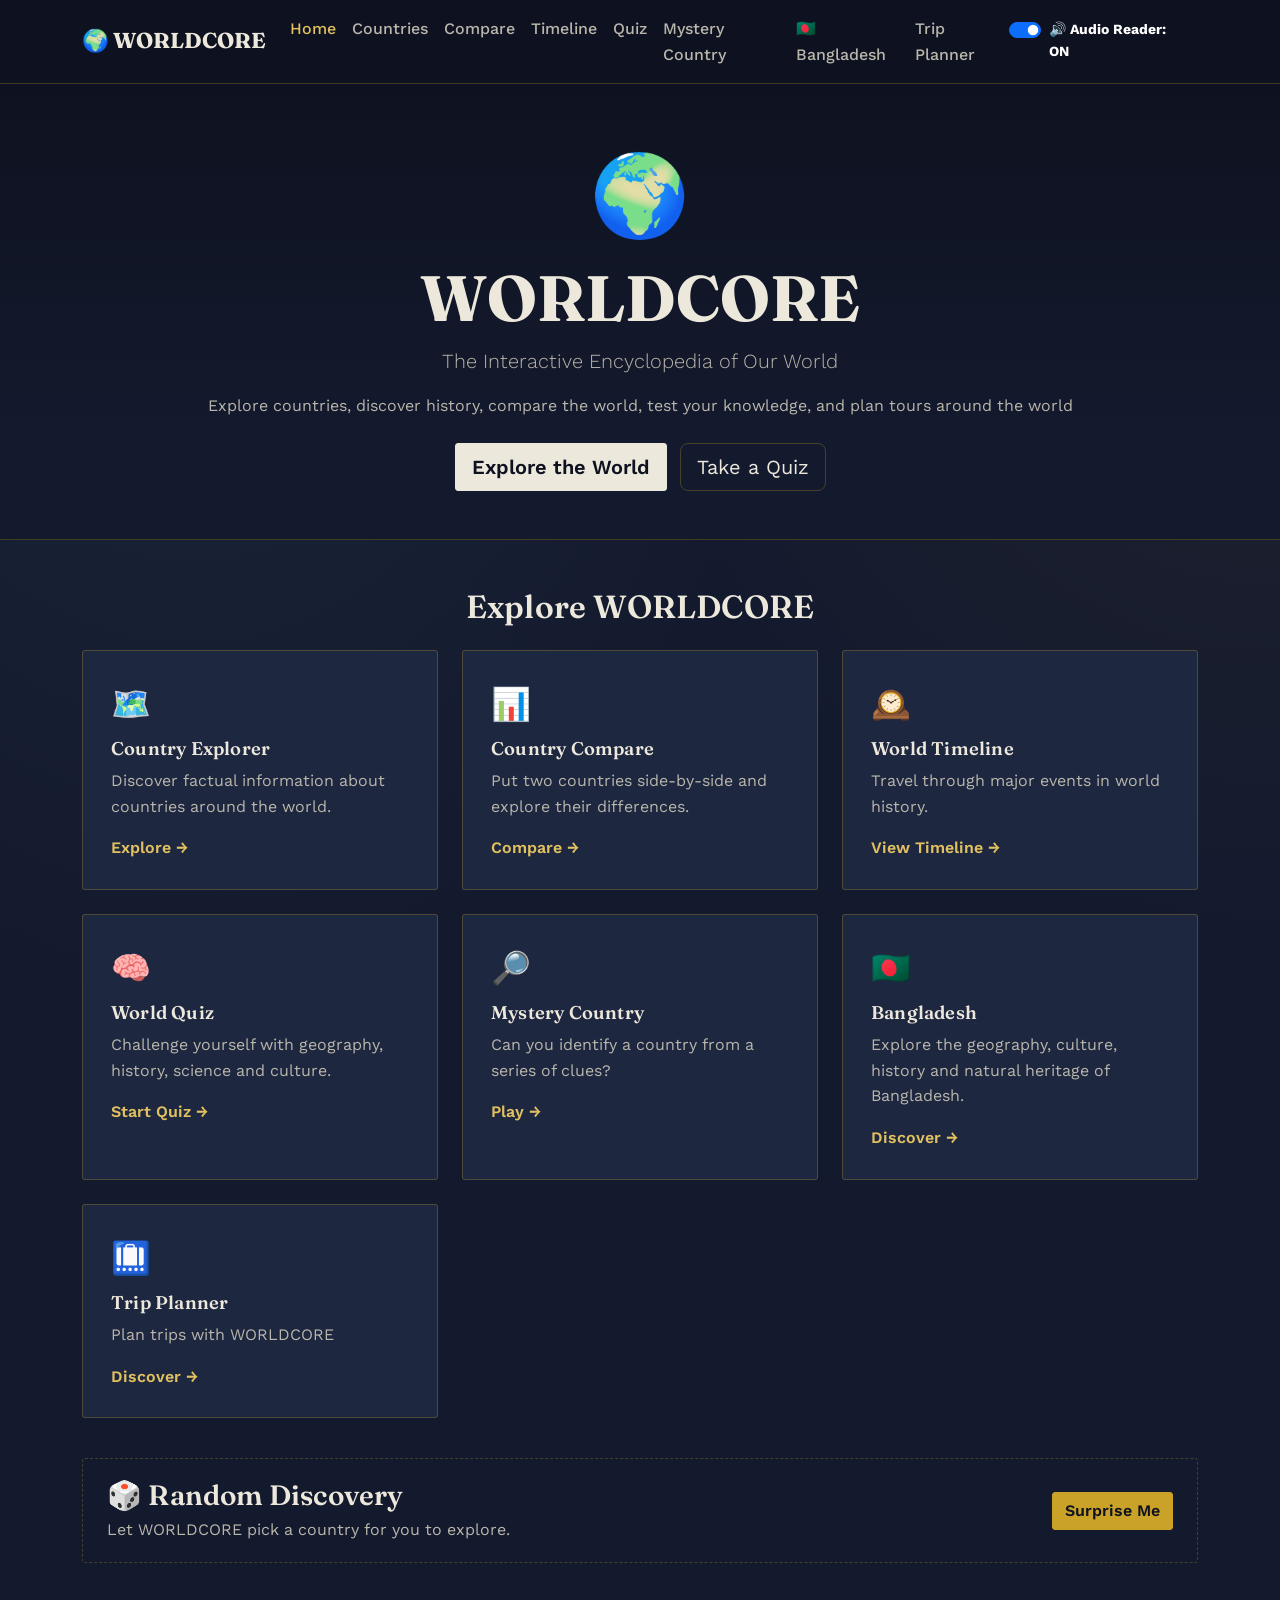
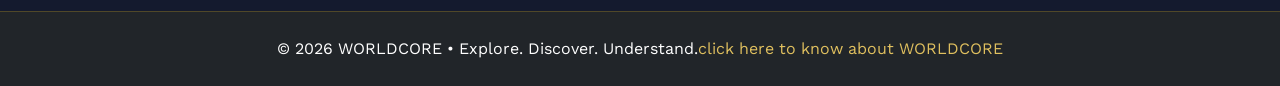
<file: index.html>
<!DOCTYPE html>
<html lang="en">
<head>
<meta charset="UTF-8">
<meta name="viewport" content="width=device-width, initial-scale=1.0">
<title>WORLDCORE | Interactive Encyclopedia</title>
<link href="https://cdn.jsdelivr.net/npm/bootstrap@5.3.3/dist/css/bootstrap.min.css" rel="stylesheet">
<link rel="stylesheet" href="css/style.css">
<style>
  /* Optional: Adds a gentle visual cursor state reminder when TTS engine is active */
  body.tts-enabled .feature-card {
    cursor: help;
  }
</style>
</head>
<body>
<nav class="navbar navbar-expand-lg navbar-dark bg-dark sticky-top">
<div class="container">
  <a class="navbar-brand fw-bold" href="index.html">🌍 WORLDCORE</a>
  
  <!-- NEW: Text-to-Speech Toggle Control inside Nav Bar -->
  <div class="d-flex align-items-center ms-auto me-3 order-lg-last">
    <div class="form-check form-switch text-white">
      <input class="form-check-input" type="checkbox" id="ttsToggle" checked>
      <label class="form-check-label small fw-bold" for="ttsToggle" id="ttsLabel">🔊 Audio Reader: ON</label>
    </div>
  </div>

  <button class="navbar-toggler" data-bs-toggle="collapse" data-bs-target="#nav"><span class="navbar-toggler-icon"></span></button>
  <div class="collapse navbar-collapse" id="nav">
    <ul class="navbar-nav ms-auto">
      <li class="nav-item"><a class="nav-link active" href="index.html">Home</a></li>
      <li class="nav-item"><a class="nav-link" href="countries.html">Countries</a></li>
      <li class="nav-item"><a class="nav-link" href="compare.html">Compare</a></li>
      <li class="nav-item"><a class="nav-link" href="timeline.html">Timeline</a></li>
      <li class="nav-item"><a class="nav-link" href="quiz.html">Quiz</a></li>
      <li class="nav-item"><a class="nav-link" href="mystery.html">Mystery Country</a></li>
      <li class="nav-item"><a class="nav-link" href="bangladesh.html">🇧🇩 Bangladesh</a></li>
      <li class="nav-item"><a class="nav-link" href="tripplanner.html">Trip Planner</a></li>
    </ul>
  </div>
</div>
</nav>

<header class="hero text-center text-white">
<div class="container py-5">
<div class="display-1 mb-3">🌍</div>
<h1 class="display-3 fw-bold">WORLDCORE</h1>
<p class="lead">The Interactive Encyclopedia of Our World</p>
<p class="mb-4">Explore countries, discover history, compare the world, test your knowledge, and plan tours around the world</p>
<a href="countries.html" class="btn btn-light btn-lg me-2">Explore the World</a>
<a href="quiz.html" class="btn btn-outline-light btn-lg">Take a Quiz</a>
</div></header>

<main class="container py-5">
<h2 class="text-center mb-4">Explore WORLDCORE</h2>
<div class="row g-4">
<div class="col-md-4"><div class="feature-card"><span>🗺️</span><h3>Country Explorer</h3><p>Discover factual information about countries around the world.</p><a href="countries.html">Explore →</a></div></div>
<div class="col-md-4"><div class="feature-card"><span>📊</span><h3>Country Compare</h3><p>Put two countries side-by-side and explore their differences.</p><a href="compare.html">Compare →</a></div></div>
<div class="col-md-4"><div class="feature-card"><span>🕰️</span><h3>World Timeline</h3><p>Travel through major events in world history.</p><a href="timeline.html">View Timeline →</a></div></div>
<div class="col-md-4"><div class="feature-card"><span>🧠</span><h3>World Quiz</h3><p>Challenge yourself with geography, history, science and culture.</p><a href="quiz.html">Start Quiz →</a></div></div>
<div class="col-md-4"><div class="feature-card"><span>🔎</span><h3>Mystery Country</h3><p>Can you identify a country from a series of clues?</p><a href="mystery.html">Play →</a></div></div>
<div class="col-md-4"><div class="feature-card"><span>🇧🇩</span><h3>Bangladesh</h3><p>Explore the geography, culture, history and natural heritage of Bangladesh.</p><a href="bangladesh.html">Discover →</a></div></div>
<div class="col-md-4"><div class="feature-card"><span>🛄</span><h3>Trip Planner</h3><p>Plan trips with WORLDCORE</p><a href="tripplanner.html">Discover →</a></div></div>
</div>

<div class="random-strip">
  <div>
    <h3 class="mb-1">🎲 Random Discovery</h3>
    <p>Let WORLDCORE pick a country for you to explore.</p>
  </div>
  <a href="#" id="randomLink" class="btn btn-dark">Surprise Me</a>
</div>
</main>

<script>
// --- Existing Randomizer Code ---
const randomCountries=["Bangladesh","Japan","France","Brazil","India","Canada","Australia","Egypt","United Kingdom","United States","Afghanistan", "Albania","Algeria","Andorra", "Angola","Antigua and Barbuda", "Argentina","Armenia","Austria","Azerbaijan","Bahamas","Bahrain","Barbados","Belarus","Belgium","Belize","Benin","Bhutan","Bolivia", "Bosnia and Herzegovina","Suriname","Timor-Leste","Vatican City","Venezuela", "Yemen","Oman","Zambia","Zimbabwe","Tuvalu","Saint Lucia","Senegal","Serbia","Spain","Sudan","South Sudan","Timor-Leste","San Marino","Rwanda"];
document.getElementById("randomLink").onclick=(e)=>{
  e.preventDefault();
  const pick=randomCountries[Math.floor(Math.random()*randomCountries.length)];
  location.href=`country.html?country=${encodeURIComponent(pick)}`;
};

// --- NEW: Audio Reader / Text-to-Speech Feature ---
const ttsToggle = document.getElementById('ttsToggle');
const ttsLabel = document.getElementById('ttsLabel');
const featureCards = document.querySelectorAll('.feature-card');

// Helper state checking function
function isTextToSpeechEnabled() {
  return ttsToggle.checked;
}

// Update label UI and clean up voice engine if turned off mid-speech
ttsToggle.addEventListener('change', () => {
  if (isTextToSpeechEnabled()) {
    ttsLabel.innerText = "🔊 Audio Reader: ON";
    document.body.classList.add('tts-enabled');
  } else {
    ttsLabel.innerText = "🔇 Audio Reader: OFF";
    document.body.classList.remove('tts-enabled');
    window.speechSynthesis.cancel(); // Stop talking instantly
  }
});

// Sync tracking initial style helper matching switch setup defaults
if(isTextToSpeechEnabled()) document.body.classList.add('tts-enabled');

// Map speech actions to all feature cards found inside the document structure
featureCards.forEach(card => {
  
  // 1. Mouse Hover Inbound Event
  card.addEventListener('mouseenter', () => {
    if (!isTextToSpeechEnabled()) return; // Abort if user chose "OFF"

    // Stop currently active queues to bypass lagging sound blocks
    window.speechSynthesis.cancel();

    // Isolate structural plain text values inside current container
    const textToSpeak = card.innerText;

    // Create a new utterance transaction target instance
    const utterance = new SpeechSynthesisUtterance(textToSpeak);
    
    // Custom clean-up speech filter: strips down raw arrow symbols read as noise
    utterance.text = textToSpeak.replace('→', ''); 

    // Execute core translation audio playback
    window.speechSynthesis.speak(utterance);
  });

  // 2. Mouse Leave Event
  card.addEventListener('mouseleave', () => {
    // Shuts the speaker off smoothly immediately as mouse drops boundaries away
    if (isTextToSpeechEnabled()) {
      window.speechSynthesis.cancel();
    }
  });
});
</script>

<footer class="bg-dark text-white text-center p-4">© 2026 WORLDCORE • Explore. Discover. Understand.<a href="about.html">click here to know about WORLDCORE</a></footer>
<script src="https://cdn.jsdelivr.net/npm/bootstrap@5.3.3/dist/js/bootstrap.bundle.min.js"></script>
</body>
</html>
</file>
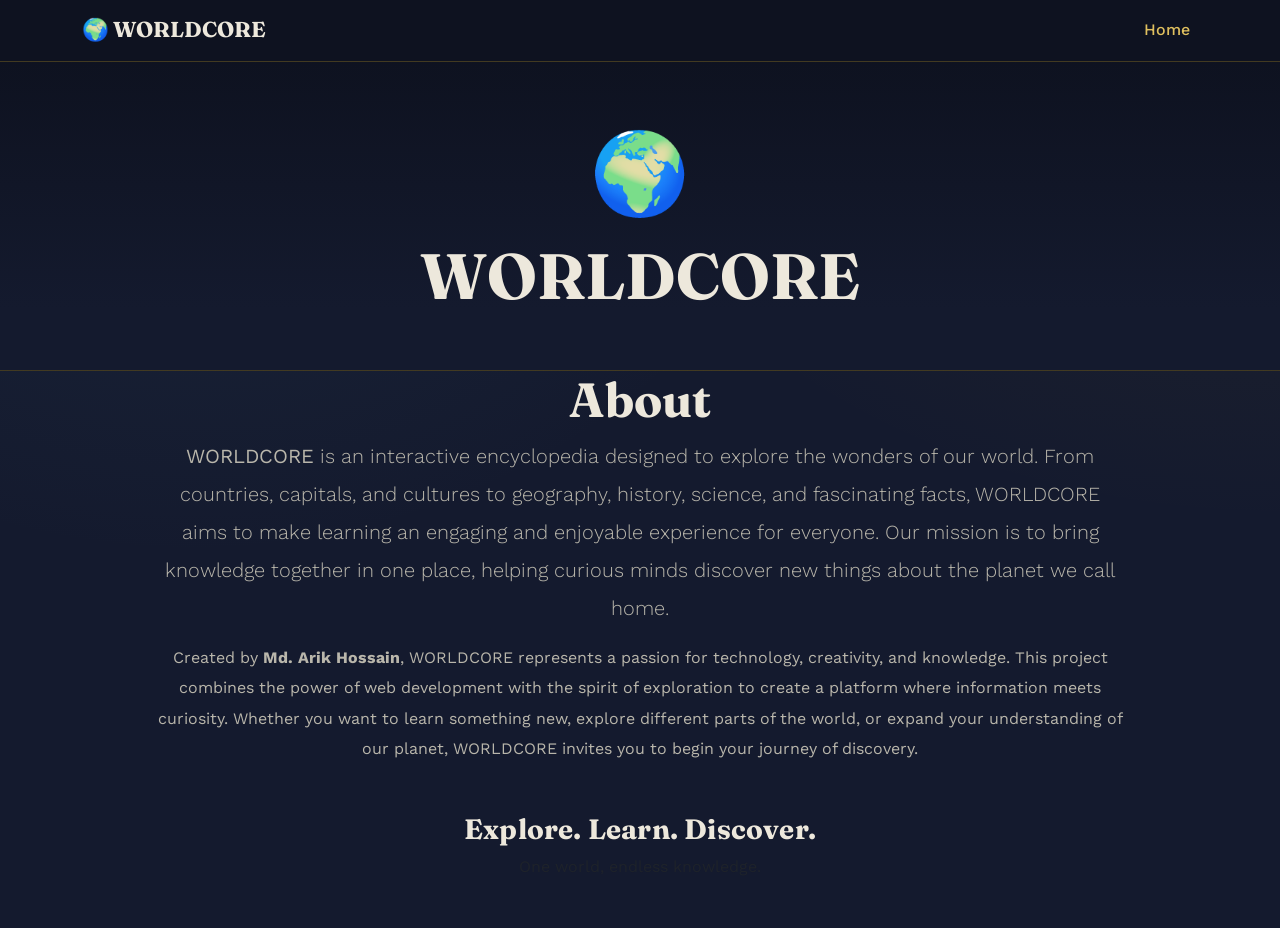
<file: about.html>
<!DOCTYPE html>
<html lang="en">
<head>
<meta charset="UTF-8">
<meta name="viewport" content="width=device-width, initial-scale=1.0">
<title>WORLDCORE | Interactive Encyclopedia</title>
<link href="https://cdn.jsdelivr.net/npm/bootstrap@5.3.3/dist/css/bootstrap.min.css" rel="stylesheet">
<link rel="stylesheet" href="css/style.css">
</head>
<body>
<nav class="navbar navbar-expand-lg navbar-dark bg-dark sticky-top">
<div class="container"><a class="navbar-brand fw-bold" href="index.html">🌍 WORLDCORE</a>
<button class="navbar-toggler" data-bs-toggle="collapse" data-bs-target="#nav"><span class="navbar-toggler-icon"></span></button>
<div class="collapse navbar-collapse" id="nav"><ul class="navbar-nav ms-auto">
 <li class="nav-item"><a class="nav-link active" href="index.html">Home</a></li>
 </ul></div></div></nav>

<header class="hero text-center text-white">
<div class="container py-5">
<div class="display-1 mb-3">🌍</div>
<h1 class="display-3 fw-bold">WORLDCORE</h1>
</div></header>

<h1 class="display-5 fw-bold" style="text-align: center;">About</h1>

<p class="lead text-center mx-auto px-3" style="max-width: 1000px; line-height: 1.9;">
    <strong>WORLDCORE</strong> is an interactive encyclopedia designed to explore 
    the wonders of our world. From countries, capitals, and cultures to geography, 
    history, science, and fascinating facts, WORLDCORE aims to make learning an 
    engaging and enjoyable experience for everyone. Our mission is to bring 
    knowledge together in one place, helping curious minds discover new things 
    about the planet we call home.
</p>

<p class="text-center mx-auto px-3" style="max-width: 1000px; line-height: 1.9;">
    Created by <strong>Md. Arik Hossain</strong>, WORLDCORE represents a passion 
    for technology, creativity, and knowledge. This project combines the power 
    of web development with the spirit of exploration to create a platform where 
    information meets curiosity. Whether you want to learn something new, explore 
    different parts of the world, or expand your understanding of our planet, 
    WORLDCORE invites you to begin your journey of discovery.
</p>

<h3 class="text-center fw-bold mt-5">Explore. Learn. Discover.</h3>

<p class="text-center text-muted mb-5">
    One world, endless knowledge.
</p>

</body>
</html>
</file>
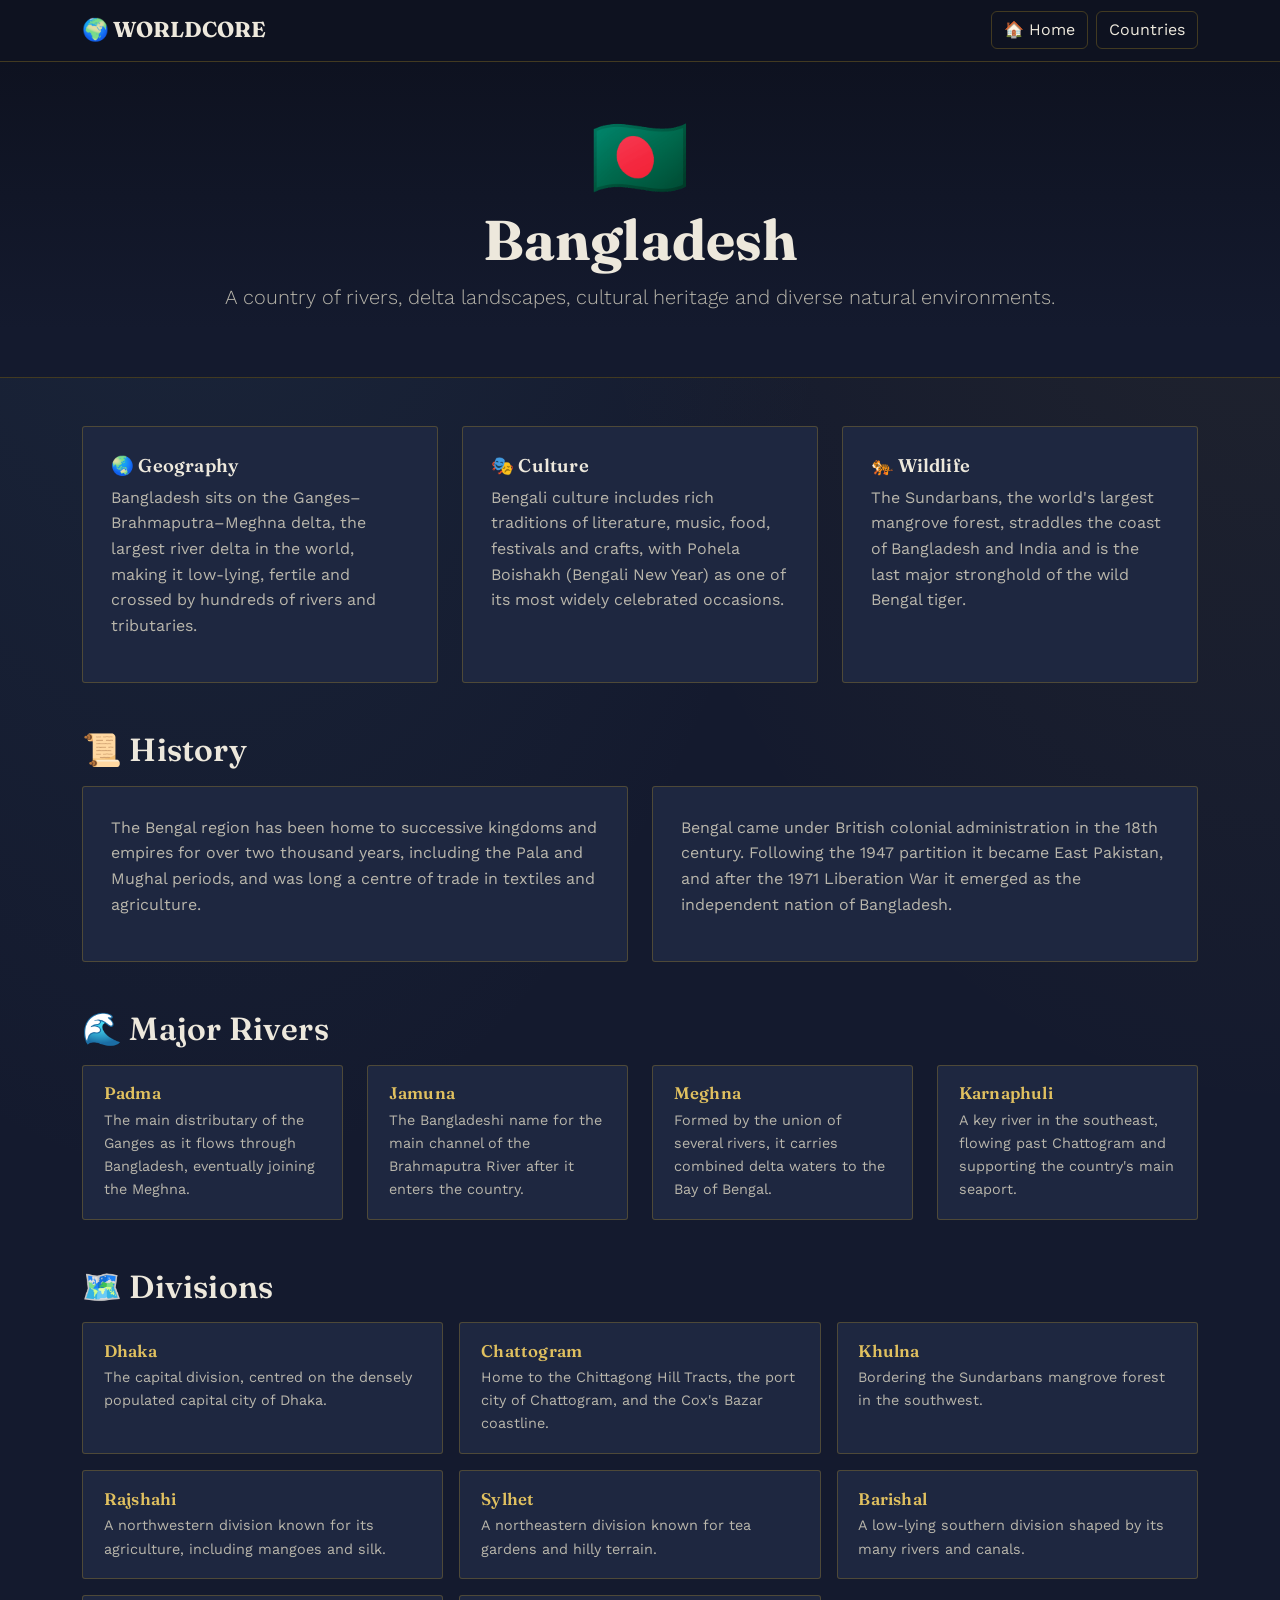
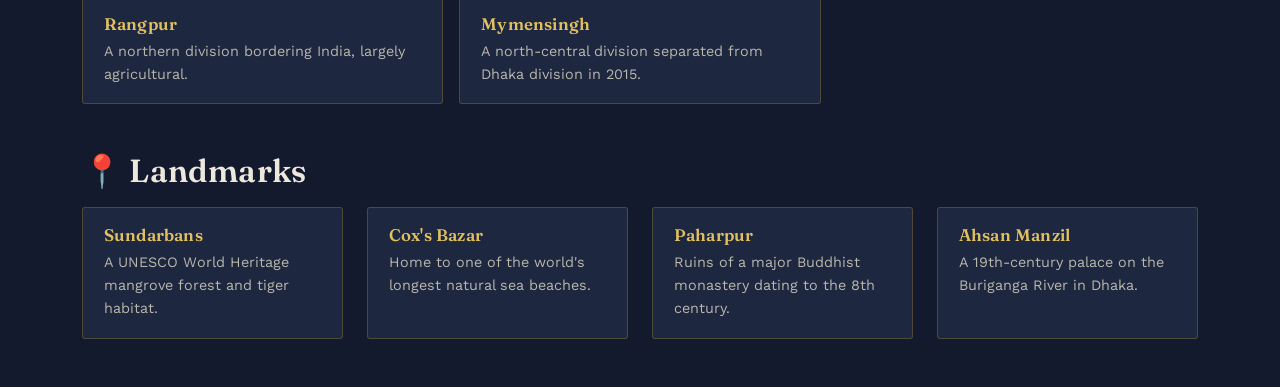
<file: bangladesh.html>
<!DOCTYPE html>
<html lang="en"><head><meta charset="UTF-8"><meta name="viewport" content="width=device-width, initial-scale=1"><title>Bangladesh | WORLDCORE</title><link href="https://cdn.jsdelivr.net/npm/bootstrap@5.3.3/dist/css/bootstrap.min.css" rel="stylesheet"><link rel="stylesheet" href="css/style.css"></head>
<body><nav class="navbar navbar-dark bg-dark">
  <div class="collapse navbar-collapse" id="nav"><ul class="navbar-nav ms-auto"></ul></div>
  <div class="container"><a class="navbar-brand fw-bold" href="index.html">🌍 WORLDCORE</a><div><a class="btn btn-outline-light me-2" href="index.html">🏠 Home</a><a class="btn btn-outline-light" href="countries.html">Countries</a></div></div></nav>

<header class="bd-hero text-center"><div class="container py-5"><div class="display-1">🇧🇩</div><h1 class="display-4 fw-bold">Bangladesh</h1><p class="lead">A country of rivers, delta landscapes, cultural heritage and diverse natural environments.</p></div></header>

<main class="container py-5">

<div class="row g-4">
  <div class="col-md-4"><div class="info-box"><h3>🌏 Geography</h3><p>Bangladesh sits on the Ganges–Brahmaputra–Meghna delta, the largest river delta in the world, making it low-lying, fertile and crossed by hundreds of rivers and tributaries.</p></div></div>
  <div class="col-md-4"><div class="info-box"><h3>🎭 Culture</h3><p>Bengali culture includes rich traditions of literature, music, food, festivals and crafts, with Pohela Boishakh (Bengali New Year) as one of its most widely celebrated occasions.</p></div></div>
  <div class="col-md-4"><div class="info-box"><h3>🐅 Wildlife</h3><p>The Sundarbans, the world's largest mangrove forest, straddles the coast of Bangladesh and India and is the last major stronghold of the wild Bengal tiger.</p></div></div>
</div>

<h2 class="mt-5 mb-3">📜 History</h2>
<div class="row g-4">
  <div class="col-md-6"><div class="info-box"><p>The Bengal region has been home to successive kingdoms and empires for over two thousand years, including the Pala and Mughal periods, and was long a centre of trade in textiles and agriculture.</p></div></div>
  <div class="col-md-6"><div class="info-box"><p>Bengal came under British colonial administration in the 18th century. Following the 1947 partition it became East Pakistan, and after the 1971 Liberation War it emerged as the independent nation of Bangladesh.</p></div></div>
</div>

<h2 class="mt-5 mb-3">🌊 Major Rivers</h2>
<div class="row g-4">
  <div class="col-sm-6 col-lg-3"><div class="division-card"><h4>Padma</h4><p>The main distributary of the Ganges as it flows through Bangladesh, eventually joining the Meghna.</p></div></div>
  <div class="col-sm-6 col-lg-3"><div class="division-card"><h4>Jamuna</h4><p>The Bangladeshi name for the main channel of the Brahmaputra River after it enters the country.</p></div></div>
  <div class="col-sm-6 col-lg-3"><div class="division-card"><h4>Meghna</h4><p>Formed by the union of several rivers, it carries combined delta waters to the Bay of Bengal.</p></div></div>
  <div class="col-sm-6 col-lg-3"><div class="division-card"><h4>Karnaphuli</h4><p>A key river in the southeast, flowing past Chattogram and supporting the country's main seaport.</p></div></div>
</div>

<h2 class="mt-5 mb-3">🗺️ Divisions</h2>
<div class="row g-3">
  <div class="col-sm-6 col-lg-4"><div class="division-card"><h4>Dhaka</h4><p>The capital division, centred on the densely populated capital city of Dhaka.</p></div></div>
  <div class="col-sm-6 col-lg-4"><div class="division-card"><h4>Chattogram</h4><p>Home to the Chittagong Hill Tracts, the port city of Chattogram, and the Cox's Bazar coastline.</p></div></div>
  <div class="col-sm-6 col-lg-4"><div class="division-card"><h4>Khulna</h4><p>Bordering the Sundarbans mangrove forest in the southwest.</p></div></div>
  <div class="col-sm-6 col-lg-4"><div class="division-card"><h4>Rajshahi</h4><p>A northwestern division known for its agriculture, including mangoes and silk.</p></div></div>
  <div class="col-sm-6 col-lg-4"><div class="division-card"><h4>Sylhet</h4><p>A northeastern division known for tea gardens and hilly terrain.</p></div></div>
  <div class="col-sm-6 col-lg-4"><div class="division-card"><h4>Barishal</h4><p>A low-lying southern division shaped by its many rivers and canals.</p></div></div>
  <div class="col-sm-6 col-lg-4"><div class="division-card"><h4>Rangpur</h4><p>A northern division bordering India, largely agricultural.</p></div></div>
  <div class="col-sm-6 col-lg-4"><div class="division-card"><h4>Mymensingh</h4><p>A north-central division separated from Dhaka division in 2015.</p></div></div>
</div>

<h2 class="mt-5 mb-3">📍 Landmarks</h2>
<div class="row g-4">
  <div class="col-sm-6 col-lg-3"><div class="division-card"><h4>Sundarbans</h4><p>A UNESCO World Heritage mangrove forest and tiger habitat.</p></div></div>
  <div class="col-sm-6 col-lg-3"><div class="division-card"><h4>Cox's Bazar</h4><p>Home to one of the world's longest natural sea beaches.</p></div></div>
  <div class="col-sm-6 col-lg-3"><div class="division-card"><h4>Paharpur</h4><p>Ruins of a major Buddhist monastery dating to the 8th century.</p></div></div>
  <div class="col-sm-6 col-lg-3"><div class="division-card"><h4>Ahsan Manzil</h4><p>A 19th-century palace on the Buriganga River in Dhaka.</p></div></div>
</div>

</main>
</body></html>
</file>
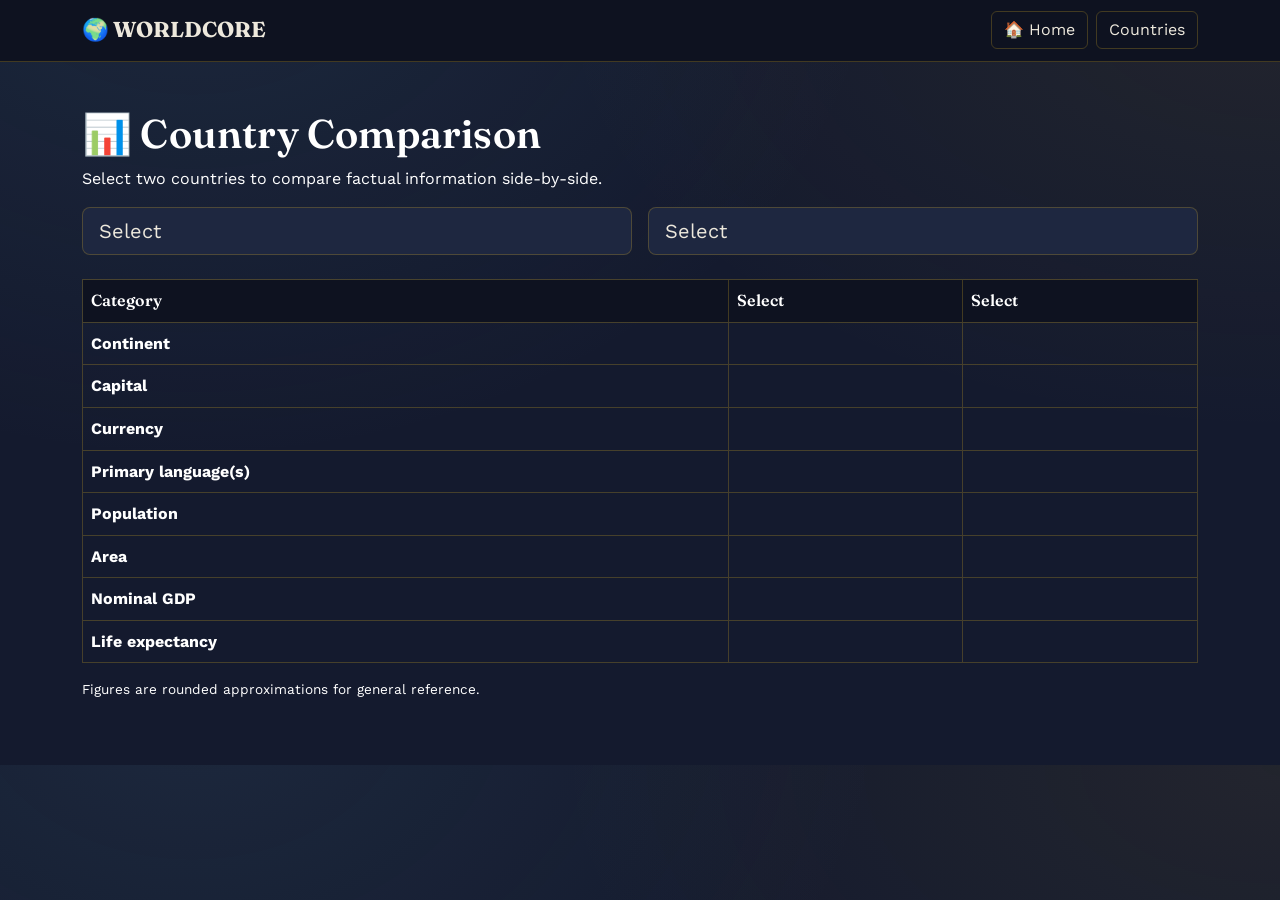
<file: compare.html>
<!DOCTYPE html>
<html lang="en"><head><meta charset="UTF-8"><meta name="viewport" content="width=device-width, initial-scale=1"><title>Compare | WORLDCORE</title><link href="https://cdn.jsdelivr.net/npm/bootstrap@5.3.3/dist/css/bootstrap.min.css" rel="stylesheet"><link rel="stylesheet" href="css/style.css">
<style>
  /* Page-specific override: white text on this page only */
  body, p, h1, h2, h3, h4, .lead, .text-secondary, .table, .table td, .table th{
    color:#ffffff !important;
  }
</style>
</head>
<body><nav class="navbar navbar-dark bg-dark"><div class="container"><a class="navbar-brand fw-bold" href="index.html">🌍 WORLDCORE</a><div><a class="btn btn-outline-light me-2" href="index.html">🏠 Home</a><a class="btn btn-outline-light" href="countries.html">Countries</a></div></div></nav>
<main class="container py-5"><h1>📊 Country Comparison</h1><p class="text-secondary">Select two countries to compare factual information side-by-side.</p><div class="row g-3"><div class="col-md-6"><select id="a" class="form-select form-select-lg"></select></div><div class="col-md-6"><select id="b" class="form-select form-select-lg"></select></div></div><div id="result" class="mt-4"></div></main>
<script>
const d = {
  Select: {flag:"",continent:"",capital:"",currency:"",language:"",population:"",area:"",gdp:"",lifeExpectancy:""},
  Bangladesh: {flag:"🇧🇩",continent:"Asia",capital:"Dhaka",currency:"Bangladeshi Taka",language:"Bangla",population:"~173 million",area:"~148,460 km²",gdp:"~$460 billion (approx.)",lifeExpectancy:"~73 years"},
  Japan: {flag:"🇯🇵",continent:"Asia",capital:"Tokyo",currency:"Japanese Yen",language:"Japanese",population:"~124 million",area:"~377,975 km²",gdp:"~$4.1 trillion (approx.)",lifeExpectancy:"~84 years"},
  France: {flag:"🇫🇷",continent:"Europe",capital:"Paris",currency:"Euro",language:"French",population:"~68 million",area:"~551,695 km²",gdp:"~$3.1 trillion (approx.)",lifeExpectancy:"~83 years"},
  Brazil: {flag:"🇧🇷",continent:"South America",capital:"Brasília",currency:"Brazilian Real",language:"Portuguese",population:"~216 million",area:"~8.5 million km²",gdp:"~$2.2 trillion (approx.)",lifeExpectancy:"~76 years"},
  India: {flag:"🇮🇳",continent:"Asia",capital:"New Delhi",currency:"Indian Rupee",language:"Hindi, English, and 20+ others",population:"~1.44 billion",area:"~3.29 million km²",gdp:"~$3.9 trillion (approx.)",lifeExpectancy:"~71 years"},
  Canada: {flag:"🇨🇦",continent:"North America",capital:"Ottawa",currency:"Canadian Dollar",language:"English and French",population:"~40 million",area:"~9.98 million km²",gdp:"~$2.2 trillion (approx.)",lifeExpectancy:"~82 years"},
  Australia: {flag:"🇦🇺",continent:"Oceania",capital:"Canberra",currency:"Australian Dollar",language:"English",population:"~26 million",area:"~7.69 million km²",gdp:"~$1.8 trillion (approx.)",lifeExpectancy:"~83 years"},
  Egypt: {flag:"🇪🇬",continent:"Africa",capital:"Cairo",currency:"Egyptian Pound",language:"Arabic",population:"~112 million",area:"~1.01 million km²",gdp:"~$380 billion (approx.)",lifeExpectancy:"~72 years"},
  "United Kingdom": {flag:"🇬🇧",continent:"Europe",capital:"London",currency:"Pound Sterling",language:"English",population:"~68 million",area:"~243,610 km²",gdp:"~$3.3 trillion (approx.)",lifeExpectancy:"~81 years"},
  "United States": {flag:"🇺🇸",continent:"North America",capital:"Washington, D.C.",currency:"US Dollar",language:"English",population:"~335 million",area:"~9.83 million km²",gdp:"~$27 trillion (approx.)",lifeExpectancy:"~79 years"},
  China: {flag:"🇨🇳",continent:"Asia",capital:"Beijing",currency:"Renminbi",language:"Mandarin",population:"~1.41 billion",area:"~9.60 million km²",gdp:"~$17.8 trillion (approx.)",lifeExpectancy:"~78 years"},
  Germany: {flag:"🇩🇪",continent:"Europe",capital:"Berlin",currency:"Euro",language:"German",population:"~84 million",area:"~357,022 km²",gdp:"~$4.4 trillion (approx.)",lifeExpectancy:"~81 years"},
  Italy: {flag:"🇮🇹",continent:"Europe",capital:"Rome",currency:"Euro",language:"Italian",population:"~59 million",area:"~301,340 km²",gdp:"~$2.2 trillion (approx.)",lifeExpectancy:"~83 years"},
  Russia: {flag:"🇷🇺",continent:"Europe/Asia",capital:"Moscow",currency:"Russian Ruble",language:"Russian",population:"~144 million",area:"~17.1 million km²",gdp:"~$2.0 trillion (approx.)",lifeExpectancy:"~73 years"},
  Mexico: {flag:"🇲🇽",continent:"North America",capital:"Mexico City",currency:"Mexican Peso",language:"Spanish",population:"~129 million",area:"~1.96 million km²",gdp:"~$1.5 trillion (approx.)",lifeExpectancy:"~75 years"},
  "South Korea": {flag:"🇰🇷",continent:"Asia",capital:"Seoul",currency:"South Korean Won",language:"Korean",population:"~51 million",area:"~100,210 km²",gdp:"~$1.7 trillion (approx.)",lifeExpectancy:"~84 years"},
  "South Africa": {flag:"🇿🇦",continent:"Africa",capital:"Pretoria",currency:"South African Rand",language:"12 official languages",population:"~60 million",area:"~1.22 million km²",gdp:"~$380 billion (approx.)",lifeExpectancy:"~65 years"},
  Nigeria: {flag:"🇳🇬",continent:"Africa",capital:"Abuja",currency:"Nigerian Naira",language:"English",population:"~224 million",area:"~923,768 km²",gdp:"~$360 billion (approx.)",lifeExpectancy:"~53 years"},
  "Saudi Arabia": {flag:"🇸🇦",continent:"Asia",capital:"Riyadh",currency:"Saudi Riyal",language:"Arabic",population:"~36 million",area:"~2.15 million km²",gdp:"~$1.1 trillion (approx.)",lifeExpectancy:"~76 years"},
  Turkey: {flag:"🇹🇷",continent:"Europe/Asia",capital:"Ankara",currency:"Turkish Lira",language:"Turkish",population:"~85 million",area:"~783,562 km²",gdp:"~$1.1 trillion (approx.)",lifeExpectancy:"~76 years"},
  Argentina: {flag:"🇦🇷",continent:"South America",capital:"Buenos Aires",currency:"Argentine Peso",language:"Spanish",population:"~46 million",area:"~2.78 million km²",gdp:"~$640 billion (approx.)",lifeExpectancy:"~76 years"},
  Indonesia: {flag:"🇮🇩",continent:"Asia",capital:"Jakarta",currency:"Indonesian Rupiah",language:"Indonesian",population:"~277 million",area:"~1.90 million km²",gdp:"~$1.4 trillion (approx.)",lifeExpectancy:"~68 years"},
  Spain: {flag:"🇪🇸",continent:"Europe",capital:"Madrid",currency:"Euro",language:"Spanish",population:"~48 million",area:"~505,990 km²",gdp:"~$1.6 trillion (approx.)",lifeExpectancy:"~83 years"},
  Pakistan: {flag:"🇵🇰",continent:"Asia",capital:"Islamabad",currency:"Pakistani Rupee",language:"Urdu and English",population:"~241 million",area:"~881,913 km²",gdp:"~$340 billion (approx.)",lifeExpectancy:"~66 years"},
  Vietnam: {flag:"🇻🇳",continent:"Asia",capital:"Hanoi",currency:"Vietnamese Dong",language:"Vietnamese",population:"~98 million",area:"~331,210 km²",gdp:"~$430 billion (approx.)",lifeExpectancy:"~74 years"},

  Afghanistan: {flag:"🇦🇫",continent:"Asia",capital:"Kabul",currency:"Afghani",language:"Pashto and Dari",population:"~42 million",area:"~652,230 km²",gdp:"~$17 billion (approx.)",lifeExpectancy:"~65 years"},
  Albania: {flag:"🇦🇱",continent:"Europe",capital:"Tirana",currency:"Albanian Lek",language:"Albanian",population:"~2.8 million",area:"~28,748 km²",gdp:"~$23 billion (approx.)",lifeExpectancy:"~79 years"},
  Algeria: {flag:"🇩🇿",continent:"Africa",capital:"Algiers",currency:"Algerian Dinar",language:"Arabic and Berber",population:"~46 million",area:"~2.38 million km²",gdp:"~$260 billion (approx.)",lifeExpectancy:"~76 years"},
  Andorra: {flag:"🇦🇩",continent:"Europe",capital:"Andorra la Vella",currency:"Euro",language:"Catalan",population:"~80,000",area:"~468 km²",gdp:"~$4 billion (approx.)",lifeExpectancy:"~83 years"},
  Angola: {flag:"🇦🇴",continent:"Africa",capital:"Luanda",currency:"Angolan Kwanza",language:"Portuguese",population:"~37 million",area:"~1.25 million km²",gdp:"~$85 billion (approx.)",lifeExpectancy:"~62 years"},
  "Antigua and Barbuda": {flag:"🇦🇬",continent:"North America",capital:"Saint John's",currency:"East Caribbean Dollar",language:"English",population:"~100,000",area:"~442 km²",gdp:"~$2 billion (approx.)",lifeExpectancy:"~78 years"},
  Armenia: {flag:"🇦🇲",continent:"Asia",capital:"Yerevan",currency:"Armenian Dram",language:"Armenian",population:"~2.8 million",area:"~29,743 km²",gdp:"~$24 billion (approx.)",lifeExpectancy:"~76 years"},
  Austria: {flag:"🇦🇹",continent:"Europe",capital:"Vienna",currency:"Euro",language:"German",population:"~9.1 million",area:"~83,879 km²",gdp:"~$520 billion (approx.)",lifeExpectancy:"~82 years"},
  Azerbaijan: {flag:"🇦🇿",continent:"Asia",capital:"Baku",currency:"Azerbaijani Manat",language:"Azerbaijani",population:"~10.4 million",area:"~86,600 km²",gdp:"~$75 billion (approx.)",lifeExpectancy:"~74 years"},

  Bahamas: {flag:"🇧🇸",continent:"North America",capital:"Nassau",currency:"Bahamian Dollar",language:"English",population:"~400,000",area:"~13,880 km²",gdp:"~$14 billion (approx.)",lifeExpectancy:"~74 years"},
  Bahrain: {flag:"🇧🇭",continent:"Asia",capital:"Manama",currency:"Bahraini Dinar",language:"Arabic",population:"~1.5 million",area:"~778 km²",gdp:"~$45 billion (approx.)",lifeExpectancy:"~79 years"},
  Bangladesh: {flag:"🇧🇩",continent:"Asia",capital:"Dhaka",currency:"Bangladeshi Taka",language:"Bangla",population:"~173 million",area:"~148,460 km²",gdp:"~$460 billion (approx.)",lifeExpectancy:"~73 years"},
  Barbados: {flag:"🇧🇧",continent:"North America",capital:"Bridgetown",currency:"Barbadian Dollar",language:"English",population:"~280,000",area:"~430 km²",gdp:"~$6 billion (approx.)",lifeExpectancy:"~77 years"},
  Belarus: {flag:"🇧🇾",continent:"Europe",capital:"Minsk",currency:"Belarusian Ruble",language:"Belarusian and Russian",population:"~9.2 million",area:"~207,600 km²",gdp:"~$75 billion (approx.)",lifeExpectancy:"~75 years"},
  Belgium: {flag:"🇧🇪",continent:"Europe",capital:"Brussels",currency:"Euro",language:"Dutch, French and German",population:"~11.8 million",area:"~30,528 km²",gdp:"~$650 billion (approx.)",lifeExpectancy:"~82 years"},
  Belize: {flag:"🇧🇿",continent:"North America",capital:"Belmopan",currency:"Belize Dollar",language:"English",population:"~410,000",area:"~22,966 km²",gdp:"~$3 billion (approx.)",lifeExpectancy:"~75 years"},
  Benin: {flag:"🇧🇯",continent:"Africa",capital:"Porto-Novo",currency:"West African CFA Franc",language:"French",population:"~14 million",area:"~114,763 km²",gdp:"~$20 billion (approx.)",lifeExpectancy:"~60 years"},
  Bhutan: {flag:"🇧🇹",continent:"Asia",capital:"Thimphu",currency:"Bhutanese Ngultrum",language:"Dzongkha",population:"~790,000",area:"~38,394 km²",gdp:"~$3 billion (approx.)",lifeExpectancy:"~72 years"},
  Bolivia: {flag:"🇧🇴",continent:"South America",capital:"Sucre",currency:"Boliviano",language:"Spanish and Indigenous languages",population:"~12 million",area:"~1.10 million km²",gdp:"~$46 billion (approx.)",lifeExpectancy:"~64 years"},
  BosniaAndHerzegovina: {flag:"🇧🇦",continent:"Europe",capital:"Sarajevo",currency:"Convertible Mark",language:"Bosnian, Croatian and Serbian",population:"~3.2 million",area:"~51,197 km²",gdp:"~$30 billion (approx.)",lifeExpectancy:"~77 years"},
  Botswana: {flag:"🇧🇼",continent:"Africa",capital:"Gaborone",currency:"Botswana Pula",language:"English and Setswana",population:"~2.5 million",area:"~581,730 km²",gdp:"~$20 billion (approx.)",lifeExpectancy:"~69 years"},
  Brunei: {flag:"🇧🇳",continent:"Asia",capital:"Bandar Seri Begawan",currency:"Brunei Dollar",language:"Malay",population:"~450,000",area:"~5,765 km²",gdp:"~$16 billion (approx.)",lifeExpectancy:"~75 years"},
  Bulgaria: {flag:"🇧🇬",continent:"Europe",capital:"Sofia",currency:"Bulgarian Lev",language:"Bulgarian",population:"~6.4 million",area:"~110,994 km²",gdp:"~$100 billion (approx.)",lifeExpectancy:"~75 years"},
  "Burkina Faso": {flag:"🇧🇫",continent:"Africa",capital:"Ouagadougou",currency:"West African CFA Franc",language:"French",population:"~23 million",area:"~274,200 km²",gdp:"~$20 billion (approx.)",lifeExpectancy:"~61 years"},
  Burundi: {flag:"🇧🇮",continent:"Africa",capital:"Gitega",currency:"Burundian Franc",language:"Kirundi and French",population:"~13 million",area:"~27,834 km²",gdp:"~$4 billion (approx.)",lifeExpectancy:"~62 years"},

  CaboVerde: {flag:"🇨🇻",continent:"Africa",capital:"Praia",currency:"Cape Verdean Escudo",language:"Portuguese",population:"~500,000",area:"~4,033 km²",gdp:"~$3 billion (approx.)",lifeExpectancy:"~74 years"},
  Cambodia: {flag:"🇰🇭",continent:"Asia",capital:"Phnom Penh",currency:"Cambodian Riel",language:"Khmer",population:"~17 million",area:"~181,035 km²",gdp:"~$30 billion (approx.)",lifeExpectancy:"~70 years"},
  Cameroon: {flag:"🇨🇲",continent:"Africa",capital:"Yaoundé",currency:"Central African CFA Franc",language:"French and English",population:"~28 million",area:"~475,442 km²",gdp:"~$50 billion (approx.)",lifeExpectancy:"~60 years"},
  "Central African Republic": {flag:"🇨🇫",continent:"Africa",capital:"Bangui",currency:"Central African CFA Franc",language:"French and Sangho",population:"~5.7 million",area:"~622,984 km²",gdp:"~$3 billion (approx.)",lifeExpectancy:"~54 years"},
  Chad: {flag:"🇹🇩",continent:"Africa",capital:"N'Djamena",currency:"Central African CFA Franc",language:"French and Arabic",population:"~18 million",area:"~1.28 million km²",gdp:"~$13 billion (approx.)",lifeExpectancy:"~54 years"},
  Chile: {flag:"🇨🇱",continent:"South America",capital:"Santiago",currency:"Chilean Peso",language:"Spanish",population:"~20 million",area:"~756,102 km²",gdp:"~$335 billion (approx.)",lifeExpectancy:"~80 years"},
  Colombia: {flag:"🇨🇴",continent:"South America",capital:"Bogotá",currency:"Colombian Peso",language:"Spanish",population:"~52 million",area:"~1.14 million km²",gdp:"~$365 billion (approx.)",lifeExpectancy:"~77 years"},
  Comoros: {flag:"🇰🇲",continent:"Africa",capital:"Moroni",currency:"Comorian Franc",language:"Comorian, Arabic and French",population:"~850,000",area:"~1,862 km²",gdp:"~$1 billion (approx.)",lifeExpectancy:"~65 years"},
  "Republic of the Congo": {flag:"🇨🇬",continent:"Africa",capital:"Brazzaville",currency:"Central African CFA Franc",language:"French",population:"~6 million",area:"~342,000 km²",gdp:"~$14 billion (approx.)",lifeExpectancy:"~64 years"},
  "Democratic Republic of the Congo": {flag:"🇨🇩",continent:"Africa",capital:"Kinshasa",currency:"Congolese Franc",language:"French",population:"~110 million",area:"~2.34 million km²",gdp:"~$70 billion (approx.)",lifeExpectancy:"~60 years"},
  CostaRica: {flag:"🇨🇷",continent:"North America",capital:"San José",currency:"Costa Rican Colón",language:"Spanish",population:"~5.2 million",area:"~51,100 km²",gdp:"~$90 billion (approx.)",lifeExpectancy:"~80 years"},
  Croatia: {flag:"🇭🇷",continent:"Europe",capital:"Zagreb",currency:"Euro",language:"Croatian",population:"~3.9 million",area:"~56,594 km²",gdp:"~$85 billion (approx.)",lifeExpectancy:"~78 years"},
  Cuba: {flag:"🇨🇺",continent:"North America",capital:"Havana",currency:"Cuban Peso",language:"Spanish",population:"~11 million",area:"~109,884 km²",gdp:"~$100 billion (approx.)",lifeExpectancy:"~79 years"},
  Cyprus: {flag:"🇨🇾",continent:"Europe",capital:"Nicosia",currency:"Euro",language:"Greek and Turkish",population:"~1.3 million",area:"~9,251 km²",gdp:"~$34 billion (approx.)",lifeExpectancy:"~81 years"},
  Czechia: {flag:"🇨🇿",continent:"Europe",capital:"Prague",currency:"Czech Koruna",language:"Czech",population:"~10.9 million",area:"~78,871 km²",gdp:"~$330 billion (approx.)",lifeExpectancy:"~79 years"},

  Denmark: {flag:"🇩🇰",continent:"Europe",capital:"Copenhagen",currency:"Danish Krone",language:"Danish",population:"~6 million",area:"~43,094 km²",gdp:"~$420 billion (approx.)",lifeExpectancy:"~81 years"},
  Djibouti: {flag:"🇩🇯",continent:"Africa",capital:"Djibouti",currency:"Djiboutian Franc",language:"French and Arabic",population:"~1.1 million",area:"~23,200 km²",gdp:"~$4 billion (approx.)",lifeExpectancy:"~66 years"},
  Dominica: {flag:"🇩🇲",continent:"North America",capital:"Roseau",currency:"East Caribbean Dollar",language:"English",population:"~70,000",area:"~751 km²",gdp:"~$0.7 billion (approx.)",lifeExpectancy:"~74 years"},
  "Dominican Republic": {flag:"🇩🇴",continent:"North America",capital:"Santo Domingo",currency:"Dominican Peso",language:"Spanish",population:"~11 million",area:"~48,671 km²",gdp:"~$125 billion (approx.)",lifeExpectancy:"~73 years"},
  Ecuador: {flag:"🇪🇨",continent:"South America",capital:"Quito",currency:"US Dollar",language:"Spanish",population:"~18 million",area:"~276,841 km²",gdp:"~$120 billion (approx.)",lifeExpectancy:"~77 years"},
  ElSalvador: {flag:"🇸🇻",continent:"North America",capital:"San Salvador",currency:"US Dollar",language:"Spanish",population:"~6.3 million",area:"~21,041 km²",gdp:"~$35 billion (approx.)",lifeExpectancy:"~73 years"},
  "Equatorial Guinea": {flag:"🇬🇶",continent:"Africa",capital:"Malabo",currency:"Central African CFA Franc",language:"Spanish and French",population:"~1.7 million",area:"~28,051 km²",gdp:"~$12 billion (approx.)",lifeExpectancy:"~59 years"},
  Eritrea: {flag:"🇪🇷",continent:"Africa",capital:"Asmara",currency:"Nakfa",language:"Tigrinya, Arabic and English",population:"~3.7 million",area:"~117,600 km²",gdp:"~$2 billion (approx.)",lifeExpectancy:"~67 years"},
  Estonia: {flag:"🇪🇪",continent:"Europe",capital:"Tallinn",currency:"Euro",language:"Estonian",population:"~1.4 million",area:"~45,227 km²",gdp:"~$40 billion (approx.)",lifeExpectancy:"~79 years"},
  Eswatini: {flag:"🇸🇿",continent:"Africa",capital:"Mbabane",currency:"Lilangeni",language:"Swazi and English",population:"~1.2 million",area:"~17,364 km²",gdp:"~$5 billion (approx.)",lifeExpectancy:"~59 years"},
  Ethiopia: {flag:"🇪🇹",continent:"Africa",capital:"Addis Ababa",currency:"Ethiopian Birr",language:"Amharic and others",population:"~126 million",area:"~1.10 million km²",gdp:"~$160 billion (approx.)",lifeExpectancy:"~66 years"},

  Fiji: {flag:"🇫🇯",continent:"Oceania",capital:"Suva",currency:"Fijian Dollar",language:"English, Fijian and Fiji Hindi",population:"~930,000",area:"~18,274 km²",gdp:"~$5 billion (approx.)",lifeExpectancy:"~68 years"},
  Finland: {flag:"🇫🇮",continent:"Europe",capital:"Helsinki",currency:"Euro",language:"Finnish and Swedish",population:"~5.6 million",area:"~338,455 km²",gdp:"~$300 billion (approx.)",lifeExpectancy:"~81 years"},
  Gabon: {flag:"🇬🇦",continent:"Africa",capital:"Libreville",currency:"Central African CFA Franc",language:"French",population:"~2.4 million",area:"~267,668 km²",gdp:"~$22 billion (approx.)",lifeExpectancy:"~66 years"},
  Gambia: {flag:"🇬🇲",continent:"Africa",capital:"Banjul",currency:"Gambian Dalasi",language:"English",population:"~2.8 million",area:"~11,295 km²",gdp:"~$2 billion (approx.)",lifeExpectancy:"~62 years"},
  Georgia: {flag:"🇬🇪",continent:"Asia",capital:"Tbilisi",currency:"Georgian Lari",language:"Georgian",population:"~3.7 million",area:"~69,700 km²",gdp:"~$30 billion (approx.)",lifeExpectancy:"~74 years"},
  Ghana: {flag:"🇬🇭",continent:"Africa",capital:"Accra",currency:"Ghanaian Cedi",language:"English",population:"~34 million",area:"~238,533 km²",gdp:"~$75 billion (approx.)",lifeExpectancy:"~64 years"},
  Greece: {flag:"🇬🇷",continent:"Europe",capital:"Athens",currency:"Euro",language:"Greek",population:"~10.3 million",area:"~131,957 km²",gdp:"~$240 billion (approx.)",lifeExpectancy:"~81 years"},
  Grenada: {flag:"🇬🇩",continent:"North America",capital:"St. George's",currency:"East Caribbean Dollar",language:"English",population:"~125,000",area:"~344 km²",gdp:"~$1.4 billion (approx.)",lifeExpectancy:"~75 years"},
  Guatemala: {flag:"🇬🇹",continent:"North America",capital:"Guatemala City",currency:"Guatemalan Quetzal",language:"Spanish",population:"~18 million",area:"~108,889 km²",gdp:"~$105 billion (approx.)",lifeExpectancy:"~70 years"},
  Guinea: {flag:"🇬🇳",continent:"Africa",capital:"Conakry",currency:"Guinean Franc",language:"French",population:"~14 million",area:"~245,857 km²",gdp:"~$25 billion (approx.)",lifeExpectancy:"~59 years"},
  "Guinea-Bissau": {flag:"🇬🇼",continent:"Africa",capital:"Bissau",currency:"West African CFA Franc",language:"Portuguese",population:"~2.1 million",area:"~36,125 km²",gdp:"~$2 billion (approx.)",lifeExpectancy:"~60 years"},
  Guyana: {flag:"🇬🇾",continent:"South America",capital:"Georgetown",currency:"Guyanese Dollar",language:"English",population:"~800,000",area:"~214,969 km²",gdp:"~$16 billion (approx.)",lifeExpectancy:"~67 years"},
  Haiti: {flag:"🇭🇹",continent:"North America",capital:"Port-au-Prince",currency:"Haitian Gourde",language:"French and Haitian Creole",population:"~11.5 million",area:"~27,750 km²",gdp:"~$20 billion (approx.)",lifeExpectancy:"~64 years"},
  Honduras: {flag:"🇭🇳",continent:"North America",capital:"Tegucigalpa",currency:"Honduran Lempira",language:"Spanish",population:"~10.6 million",area:"~112,492 km²",gdp:"~$32 billion (approx.)",lifeExpectancy:"~70 years"},
  Hungary: {flag:"🇭🇺",continent:"Europe",capital:"Budapest",currency:"Hungarian Forint",language:"Hungarian",population:"~9.6 million",area:"~93,028 km²",gdp:"~$210 billion (approx.)",lifeExpectancy:"~77 years"},

  Iceland: {flag:"🇮🇸",continent:"Europe",capital:"Reykjavík",currency:"Icelandic Króna",language:"Icelandic",population:"~400,000",area:"~103,000 km²",gdp:"~$30 billion (approx.)",lifeExpectancy:"~83 years"},
  Iran: {flag:"🇮🇷",continent:"Asia",capital:"Tehran",currency:"Iranian Rial",language:"Persian",population:"~89 million",area:"~1.65 million km²",gdp:"~$400 billion (approx.)",lifeExpectancy:"~77 years"},
  Iraq: {flag:"🇮🇶",continent:"Asia",capital:"Baghdad",currency:"Iraqi Dinar",language:"Arabic and Kurdish",population:"~46 million",area:"~438,317 km²",gdp:"~$250 billion (approx.)",lifeExpectancy:"~71 years"},
  Ireland: {flag:"🇮🇪",continent:"Europe",capital:"Dublin",currency:"Euro",language:"Irish and English",population:"~5.3 million",area:"~70,273 km²",gdp:"~$550 billion (approx.)",lifeExpectancy:"~83 years"},
  Israel: {flag:"🇮🇱",continent:"Asia",capital:"Jerusalem",currency:"Israeli New Shekel",language:"Hebrew and Arabic",population:"~10 million",area:"~22,145 km²",gdp:"~$550 billion (approx.)",lifeExpectancy:"~83 years"},
  Jamaica: {flag:"🇯🇲",continent:"North America",capital:"Kingston",currency:"Jamaican Dollar",language:"English",population:"~2.8 million",area:"~10,991 km²",gdp:"~$20 billion (approx.)",lifeExpectancy:"~71 years"},
  Jordan: {flag:"🇯🇴",continent:"Asia",capital:"Amman",currency:"Jordanian Dinar",language:"Arabic",population:"~11 million",area:"~89,342 km²",gdp:"~$50 billion (approx.)",lifeExpectancy:"~75 years"},
  Kazakhstan: {flag:"🇰🇿",continent:"Asia",capital:"Astana",currency:"Kazakhstani Tenge",language:"Kazakh and Russian",population:"~20 million",area:"~2.72 million km²",gdp:"~$260 billion (approx.)",lifeExpectancy:"~74 years"},
  Kenya: {flag:"🇰🇪",continent:"Africa",capital:"Nairobi",currency:"Kenyan Shilling",language:"English and Swahili",population:"~55 million",area:"~580,367 km²",gdp:"~$110 billion (approx.)",lifeExpectancy:"~67 years"},
  Kiribati: {flag:"🇰🇮",continent:"Oceania",capital:"South Tarawa",currency:"Australian Dollar",language:"English and Gilbertese",population:"~130,000",area:"~811 km²",gdp:"~$0.3 billion (approx.)",lifeExpectancy:"~68 years"},
  Kuwait: {flag:"🇰🇼",continent:"Asia",capital:"Kuwait City",currency:"Kuwaiti Dinar",language:"Arabic",population:"~4.3 million",area:"~17,818 km²",gdp:"~$160 billion (approx.)",lifeExpectancy:"~80 years"},
  Kyrgyzstan: {flag:"🇰🇬",continent:"Asia",capital:"Bishkek",currency:"Kyrgyzstani Som",language:"Kyrgyz and Russian",population:"~7 million",area:"~199,951 km²",gdp:"~$12 billion (approx.)",lifeExpectancy:"~72 years"},

  Laos: {flag:"🇱🇦",continent:"Asia",capital:"Vientiane",currency:"Lao Kip",language:"Lao",population:"~7.5 million",area:"~236,800 km²",gdp:"~$16 billion (approx.)",lifeExpectancy:"~69 years"},
  Latvia: {flag:"🇱🇻",continent:"Europe",capital:"Riga",currency:"Euro",language:"Latvian",population:"~1.9 million",area:"~64,589 km²",gdp:"~$43 billion (approx.)",lifeExpectancy:"~75 years"},
  Lebanon: {flag:"🇱🇧",continent:"Asia",capital:"Beirut",currency:"Lebanese Pound",language:"Arabic",population:"~5.5 million",area:"~10,452 km²",gdp:"~$25 billion (approx.)",lifeExpectancy:"~76 years"},
  Lesotho: {flag:"🇱🇸",continent:"Africa",capital:"Maseru",currency:"Lesotho Loti",language:"Sesotho and English",population:"~2.3 million",area:"~30,355 km²",gdp:"~$2.5 billion (approx.)",lifeExpectancy:"~54 years"},
  Liberia: {flag:"🇱🇷",continent:"Africa",capital:"Monrovia",currency:"Liberian Dollar",language:"English",population:"~5.5 million",area:"~111,369 km²",gdp:"~$4 billion (approx.)",lifeExpectancy:"~61 years"},
  Libya: {flag:"🇱🇾",continent:"Africa",capital:"Tripoli",currency:"Libyan Dinar",language:"Arabic",population:"~7 million",area:"~1.76 million km²",gdp:"~$50 billion (approx.)",lifeExpectancy:"~72 years"},
  Liechtenstein: {flag:"🇱🇮",continent:"Europe",capital:"Vaduz",currency:"Swiss Franc",language:"German",population:"~40,000",area:"~160 km²",gdp:"~$7 billion (approx.)",lifeExpectancy:"~84 years"},
  Lithuania: {flag:"🇱🇹",continent:"Europe",capital:"Vilnius",currency:"Euro",language:"Lithuanian",population:"~2.9 million",area:"~65,300 km²",gdp:"~$80 billion (approx.)",lifeExpectancy:"~76 years"},
  Luxembourg: {flag:"🇱🇺",continent:"Europe",capital:"Luxembourg",currency:"Euro",language:"Luxembourgish, French and German",population:"~670,000",area:"~2,586 km²",gdp:"~$90 billion (approx.)",lifeExpectancy:"~83 years"},

  Madagascar: {flag:"🇲🇬",continent:"Africa",capital:"Antananarivo",currency:"Malagasy Ariary",language:"Malagasy and French",population:"~31 million",area:"~587,041 km²",gdp:"~$17 billion (approx.)",lifeExpectancy:"~65 years"},
  Malawi: {flag:"🇲🇼",continent:"Africa",capital:"Lilongwe",currency:"Malawian Kwacha",language:"English and Chichewa",population:"~21 million",area:"~118,484 km²",gdp:"~$14 billion (approx.)",lifeExpectancy:"~63 years"},
  Malaysia: {flag:"🇲🇾",continent:"Asia",capital:"Kuala Lumpur",currency:"Malaysian Ringgit",language:"Malay",population:"~35 million",area:"~330,803 km²",gdp:"~$430 billion (approx.)",lifeExpectancy:"~76 years"},
  Maldives: {flag:"🇲🇻",continent:"Asia",capital:"Malé",currency:"Maldivian Rufiyaa",language:"Dhivehi",population:"~520,000",area:"~298 km²",gdp:"~$7 billion (approx.)",lifeExpectancy:"~79 years"},
  Mali: {flag:"🇲🇱",continent:"Africa",capital:"Bamako",currency:"West African CFA Franc",language:"French",population:"~23 million",area:"~1.24 million km²",gdp:"~$20 billion (approx.)",lifeExpectancy:"~59 years"},
  Malta: {flag:"🇲🇹",continent:"Europe",capital:"Valletta",currency:"Euro",language:"Maltese and English",population:"~560,000",area:"~316 km²",gdp:"~$20 billion (approx.)",lifeExpectancy:"~83 years"},
  "Marshall Islands": {flag:"🇲🇭",continent:"Oceania",capital:"Majuro",currency:"US Dollar",language:"Marshallese and English",population:"~40,000",area:"~181 km²",gdp:"~$0.3 billion (approx.)",lifeExpectancy:"~72 years"},
  Mauritania: {flag:"🇲🇷",continent:"Africa",capital:"Nouakchott",currency:"Mauritanian Ouguiya",language:"Arabic",population:"~5 million",area:"~1.03 million km²",gdp:"~$11 billion (approx.)",lifeExpectancy:"~65 years"},
  Mauritius: {flag:"🇲🇺",continent:"Africa",capital:"Port Louis",currency:"Mauritian Rupee",language:"English, French and Mauritian Creole",population:"~1.3 million",area:"~2,040 km²",gdp:"~$15 billion (approx.)",lifeExpectancy:"~75 years"},
  Mexico: {flag:"🇲🇽",continent:"North America",capital:"Mexico City",currency:"Mexican Peso",language:"Spanish",population:"~129 million",area:"~1.96 million km²",gdp:"~$1.5 trillion (approx.)",lifeExpectancy:"~75 years"},
  Micronesia: {flag:"🇫🇲",continent:"Oceania",capital:"Palikir",currency:"US Dollar",language:"English",population:"~115,000",area:"~702 km²",gdp:"~$0.4 billion (approx.)",lifeExpectancy:"~70 years"},
  Moldova: {flag:"🇲🇩",continent:"Europe",capital:"Chișinău",currency:"Moldovan Leu",language:"Romanian",population:"~2.5 million",area:"~33,846 km²",gdp:"~$17 billion (approx.)",lifeExpectancy:"~71 years"},
  Monaco: {flag:"🇲🇨",continent:"Europe",capital:"Monaco",currency:"Euro",language:"French",population:"~40,000",area:"~2 km²",gdp:"~$9 billion (approx.)",lifeExpectancy:"~86 years"},
  Mongolia: {flag:"🇲🇳",continent:"Asia",capital:"Ulaanbaatar",currency:"Mongolian Tögrög",language:"Mongolian",population:"~3.5 million",area:"~1.56 million km²",gdp:"~$20 billion (approx.)",lifeExpectancy:"~71 years"},
  Montenegro: {flag:"🇲🇪",continent:"Europe",capital:"Podgorica",currency:"Euro",language:"Montenegrin",population:"~620,000",area:"~13,812 km²",gdp:"~$8 billion (approx.)",lifeExpectancy:"~77 years"},
  Morocco: {flag:"🇲🇦",continent:"Africa",capital:"Rabat",currency:"Moroccan Dirham",language:"Arabic and Amazigh",population:"~37 million",area:"~446,550 km²",gdp:"~$145 billion (approx.)",lifeExpectancy:"~75 years"},
  Mozambique: {flag:"🇲🇿",continent:"Africa",capital:"Maputo",currency:"Mozambican Metical",language:"Portuguese",population:"~34 million",area:"~801,590 km²",gdp:"~$20 billion (approx.)",lifeExpectancy:"~61 years"},
  Myanmar: {flag:"🇲🇲",continent:"Asia",capital:"Naypyidaw",currency:"Myanmar Kyat",language:"Burmese",population:"~55 million",area:"~676,578 km²",gdp:"~$65 billion (approx.)",lifeExpectancy:"~67 years"},

  Namibia: {flag:"🇳🇦",continent:"Africa",capital:"Windhoek",currency:"Namibian Dollar",language:"English",population:"~2.6 million",area:"~825,615 km²",gdp:"~$14 billion (approx.)",lifeExpectancy:"~59 years"},
  Nauru: {flag:"🇳🇷",continent:"Oceania",capital:"Yaren",currency:"Australian Dollar",language:"Nauruan and English",population:"~12,000",area:"~21 km²",gdp:"~$0.2 billion (approx.)",lifeExpectancy:"~65 years"},
  Nepal: {flag:"🇳🇵",continent:"Asia",capital:"Kathmandu",currency:"Nepalese Rupee",language:"Nepali",population:"~31 million",area:"~147,516 km²",gdp:"~$45 billion (approx.)",lifeExpectancy:"~71 years"},
  Netherlands: {flag:"🇳🇱",continent:"Europe",capital:"Amsterdam",currency:"Euro",language:"Dutch",population:"~18 million",area:"~41,543 km²",gdp:"~$1.1 trillion (approx.)",lifeExpectancy:"~82 years"},
  "New Zealand": {flag:"🇳🇿",continent:"Oceania",capital:"Wellington",currency:"New Zealand Dollar",language:"English and Māori",population:"~5.3 million",area:"~268,021 km²",gdp:"~$250 billion (approx.)",lifeExpectancy:"~82 years"},
  Nicaragua: {flag:"🇳🇮",continent:"North America",capital:"Managua",currency:"Nicaraguan Córdoba",language:"Spanish",population:"~7 million",area:"~130,375 km²",gdp:"~$18 billion (approx.)",lifeExpectancy:"~72 years"},
  Niger: {flag:"🇳🇪",continent:"Africa",capital:"Niamey",currency:"West African CFA Franc",language:"French",population:"~27 million",area:"~1.27 million km²",gdp:"~$17 billion (approx.)",lifeExpectancy:"~62 years"},
  NorthKorea: {flag:"🇰🇵",continent:"Asia",capital:"Pyongyang",currency:"North Korean Won",language:"Korean",population:"~26 million",area:"~120,538 km²",gdp:"~$18 billion (estimated)",lifeExpectancy:"~72 years"},
  "North Macedonia": {flag:"🇲🇰",continent:"Europe",capital:"Skopje",currency:"Macedonian Denar",language:"Macedonian",population:"~1.8 million",area:"~25,713 km²",gdp:"~$15 billion (approx.)",lifeExpectancy:"~75 years"},
  Norway: {flag:"🇳🇴",continent:"Europe",capital:"Oslo",currency:"Norwegian Krone",language:"Norwegian",population:"~5.5 million",area:"~385,207 km²",gdp:"~$500 billion (approx.)",lifeExpectancy:"~83 years"},
  Oman: {flag:"🇴🇲",continent:"Asia",capital:"Muscat",currency:"Omani Rial",language:"Arabic",population:"~4.7 million",area:"~309,500 km²",gdp:"~$110 billion (approx.)",lifeExpectancy:"~72 years"},

  Palau: {flag:"🇵🇼",continent:"Oceania",capital:"Ngerulmud",currency:"US Dollar",language:"Palauan and English",population:"~18,000",area:"~459 km²",gdp:"~$0.3 billion (approx.)",lifeExpectancy:"~70 years"},
  Palestine: {flag:"🇵🇸",continent:"Asia",capital:"East Jerusalem",currency:"Israeli New Shekel",language:"Arabic",population:"~5.5 million",area:"~6,020 km²",gdp:"~$18 billion (approx.)",lifeExpectancy:"~74 years"},
  Panama: {flag:"🇵🇦",continent:"North America",capital:"Panama City",currency:"Balboa / US Dollar",language:"Spanish",population:"~4.5 million",area:"~75,417 km²",gdp:"~$85 billion (approx.)",lifeExpectancy:"~78 years"},
  "Papua New Guinea": {flag:"🇵🇬",continent:"Oceania",capital:"Port Moresby",currency:"Papua New Guinean Kina",language:"English and Tok Pisin",population:"~10 million",area:"~462,840 km²",gdp:"~$30 billion (approx.)",lifeExpectancy:"~66 years"},
  Paraguay: {flag:"🇵🇾",continent:"South America",capital:"Asunción",currency:"Paraguayan Guaraní",language:"Spanish and Guaraní",population:"~7 million",area:"~406,752 km²",gdp:"~$45 billion (approx.)",lifeExpectancy:"~74 years"},
  Peru: {flag:"🇵🇪",continent:"South America",capital:"Lima",currency:"Peruvian Sol",language:"Spanish, Quechua and Aymara",population:"~34 million",area:"~1.29 million km²",gdp:"~$270 billion (approx.)",lifeExpectancy:"~72 years"},
  Philippines: {flag:"🇵🇭",continent:"Asia",capital:"Manila",currency:"Philippine Peso",language:"Filipino and English",population:"~117 million",area:"~300,000 km²",gdp:"~$440 billion (approx.)",lifeExpectancy:"~70 years"},
  Poland: {flag:"🇵🇱",continent:"Europe",capital:"Warsaw",currency:"Polish Złoty",language:"Polish",population:"~37.6 million",area:"~312,696 km²",gdp:"~$800 billion (approx.)",lifeExpectancy:"~78 years"},
  Portugal: {flag:"🇵🇹",continent:"Europe",capital:"Lisbon",currency:"Euro",language:"Portuguese",population:"~10.3 million",area:"~92,212 km²",gdp:"~$290 billion (approx.)",lifeExpectancy:"~82 years"},

  Qatar: {flag:"🇶🇦",continent:"Asia",capital:"Doha",currency:"Qatari Riyal",language:"Arabic",population:"~3 million",area:"~11,586 km²",gdp:"~$220 billion (approx.)",lifeExpectancy:"~81 years"},
  Romania: {flag:"🇷🇴",continent:"Europe",capital:"Bucharest",currency:"Romanian Leu",language:"Romanian",population:"~19 million",area:"~238,397 km²",gdp:"~$350 billion (approx.)",lifeExpectancy:"~76 years"},
  Rwanda: {flag:"🇷🇼",continent:"Africa",capital:"Kigali",currency:"Rwandan Franc",language:"Kinyarwanda, English and French",population:"~14 million",area:"~26,338 km²",gdp:"~$14 billion (approx.)",lifeExpectancy:"~67 years"},

  "Saint Kitts and Nevis": {flag:"🇰🇳",continent:"North America",capital:"Basseterre",currency:"East Caribbean Dollar",language:"English",population:"~47,000",area:"~261 km²",gdp:"~$1 billion (approx.)",lifeExpectancy:"~72 years"},
  "Saint Lucia": {flag:"🇱🇨",continent:"North America",capital:"Castries",currency:"East Caribbean Dollar",language:"English",population:"~180,000",area:"~616 km²",gdp:"~$2 billion (approx.)",lifeExpectancy:"~75 years"},
  "Saint Vincent and the Grenadines": {flag:"🇻🇨",continent:"North America",capital:"Kingstown",currency:"East Caribbean Dollar",language:"English",population:"~100,000",area:"~389 km²",gdp:"~$1 billion (approx.)",lifeExpectancy:"~73 years"},
  Samoa: {flag:"🇼🇸",continent:"Oceania",capital:"Apia",currency:"Samoan Tala",language:"Samoan and English",population:"~225,000",area:"~2,842 km²",gdp:"~$1 billion (approx.)",lifeExpectancy:"~73 years"},
  "San Marino": {flag:"🇸🇲",continent:"Europe",capital:"San Marino",currency:"Euro",language:"Italian",population:"~34,000",area:"~61 km²",gdp:"~$2 billion (approx.)",lifeExpectancy:"~85 years"},
  "São Tomé and Príncipe": {flag:"🇸🇹",continent:"Africa",capital:"São Tomé",currency:"Dobra",language:"Portuguese",population:"~230,000",area:"~964 km²",gdp:"~$0.7 billion (approx.)",lifeExpectancy:"~67 years"},
  Senegal: {flag:"🇸🇳",continent:"Africa",capital:"Dakar",currency:"West African CFA Franc",language:"French",population:"~18 million",area:"~196,722 km²",gdp:"~$30 billion (approx.)",lifeExpectancy:"~68 years"},
  Serbia: {flag:"🇷🇸",continent:"Europe",capital:"Belgrade",currency:"Serbian Dinar",language:"Serbian",population:"~6.6 million",area:"~77,474 km²",gdp:"~$80 billion (approx.)",lifeExpectancy:"~75 years"},
  Seychelles: {flag:"🇸🇨",continent:"Africa",capital:"Victoria",currency:"Seychellois Rupee",language:"Seychellois Creole, English and French",population:"~120,000",area:"~459 km²",gdp:"~$2 billion (approx.)",lifeExpectancy:"~73 years"},
  "Sierra Leone": {flag:"🇸🇱",continent:"Africa",capital:"Freetown",currency:"Sierra Leonean Leone",language:"English",population:"~8.5 million",area:"~71,740 km²",gdp:"~$5 billion (approx.)",lifeExpectancy:"~61 years"},
  Singapore: {flag:"🇸🇬",continent:"Asia",capital:"Singapore",currency:"Singapore Dollar",language:"English, Malay, Mandarin and Tamil",population:"~6 million",area:"~734 km²",gdp:"~$500 billion (approx.)",lifeExpectancy:"~84 years"},
  Slovakia: {flag:"🇸🇰",continent:"Europe",capital:"Bratislava",currency:"Euro",language:"Slovak",population:"~5.4 million",area:"~49,035 km²",gdp:"~$140 billion (approx.)",lifeExpectancy:"~77 years"},
  Slovenia: {flag:"🇸🇮",continent:"Europe",capital:"Ljubljana",currency:"Euro",language:"Slovenian",population:"~2.1 million",area:"~20,273 km²",gdp:"~$70 billion (approx.)",lifeExpectancy:"~82 years"},
  "Solomon Islands": {flag:"🇸🇧",continent:"Oceania",capital:"Honiara",currency:"Solomon Islands Dollar",language:"English",population:"~750,000",area:"~28,896 km²",gdp:"~$2 billion (approx.)",lifeExpectancy:"~70 years"},
  Somalia: {flag:"🇸🇴",continent:"Africa",capital:"Mogadishu",currency:"Somali Shilling",language:"Somali and Arabic",population:"~18 million",area:"~637,657 km²",gdp:"~$12 billion (approx.)",lifeExpectancy:"~56 years"},
  "South Sudan": {flag:"🇸🇸",continent:"Africa",capital:"Juba",currency:"South Sudanese Pound",language:"English",population:"~11 million",area:"~619,745 km²",gdp:"~$5 billion (approx.)",lifeExpectancy:"~57 years"},
  SriLanka: {flag:"🇱🇰",continent:"Asia",capital:"Sri Jayawardenepura Kotte",currency:"Sri Lankan Rupee",language:"Sinhala and Tamil",population:"~22 million",area:"~65,610 km²",gdp:"~$85 billion (approx.)",lifeExpectancy:"~77 years"},
  Sudan: {flag:"🇸🇩",continent:"Africa",capital:"Khartoum",currency:"Sudanese Pound",language:"Arabic and English",population:"~49 million",area:"~1.89 million km²",gdp:"~$35 billion (approx.)",lifeExpectancy:"~66 years"},
  Suriname: {flag:"🇸🇷",continent:"South America",capital:"Paramaribo",currency:"Surinamese Dollar",language:"Dutch",population:"~630,000",area:"~163,820 km²",gdp:"~$4 billion (approx.)",lifeExpectancy:"~71 years"},
  Sweden: {flag:"🇸🇪",continent:"Europe",capital:"Stockholm",currency:"Swedish Krona",language:"Swedish",population:"~10.6 million",area:"~450,295 km²",gdp:"~$610 billion (approx.)",lifeExpectancy:"~83 years"},
  Switzerland: {flag:"🇨🇭",continent:"Europe",capital:"Bern",currency:"Swiss Franc",language:"German, French, Italian and Romansh",population:"~9 million",area:"~41,285 km²",gdp:"~$900 billion (approx.)",lifeExpectancy:"~84 years"},
  Syria: {flag:"🇸🇾",continent:"Asia",capital:"Damascus",currency:"Syrian Pound",language:"Arabic",population:"~23 million",area:"~185,180 km²",gdp:"~$20 billion (approx.)",lifeExpectancy:"~70 years"},

  Taiwan: {flag:"🇹🇼",continent:"Asia",capital:"Taipei",currency:"New Taiwan Dollar",language:"Mandarin Chinese",population:"~23 million",area:"~36,197 km²",gdp:"~$800 billion (approx.)",lifeExpectancy:"~80 years"},
  Tajikistan: {flag:"🇹🇯",continent:"Asia",capital:"Dushanbe",currency:"Somoni",language:"Tajik",population:"~10 million",area:"~143,100 km²",gdp:"~$13 billion (approx.)",lifeExpectancy:"~72 years"},
  Tanzania: {flag:"🇹🇿",continent:"Africa",capital:"Dodoma",currency:"Tanzanian Shilling",language:"Swahili and English",population:"~68 million",area:"~945,087 km²",gdp:"~$85 billion (approx.)",lifeExpectancy:"~67 years"},
  Thailand: {flag:"🇹🇭",continent:"Asia",capital:"Bangkok",currency:"Thai Baht",language:"Thai",population:"~71 million",area:"~513,120 km²",gdp:"~$515 billion (approx.)",lifeExpectancy:"~79 years"},
  "Timor-Leste": {flag:"🇹🇱",continent:"Asia",capital:"Dili",currency:"US Dollar",language:"Tetum and Portuguese",population:"~1.4 million",area:"~14,874 km²",gdp:"~$2 billion (approx.)",lifeExpectancy:"~69 years"},
  Togo: {flag:"🇹🇬",continent:"Africa",capital:"Lomé",currency:"West African CFA Franc",language:"French",population:"~9 million",area:"~56,785 km²",gdp:"~$9 billion (approx.)",lifeExpectancy:"~62 years"},
  Tonga: {flag:"🇹🇴",continent:"Oceania",capital:"Nuku'alofa",currency:"Tongan Paʻanga",language:"Tongan and English",population:"~105,000",area:"~747 km²",gdp:"~$0.5 billion (approx.)",lifeExpectancy:"~71 years"},
  "Trinidad and Tobago": {flag:"🇹🇹",continent:"North America",capital:"Port of Spain",currency:"Trinidad and Tobago Dollar",language:"English",population:"~1.5 million",area:"~5,128 km²",gdp:"~$30 billion (approx.)",lifeExpectancy:"~74 years"},
  Tunisia: {flag:"🇹🇳",continent:"Africa",capital:"Tunis",currency:"Tunisian Dinar",language:"Arabic",population:"~12 million",area:"~163,610 km²",gdp:"~$50 billion (approx.)",lifeExpectancy:"~77 years"},
  Turkmenistan: {flag:"🇹🇲",continent:"Asia",capital:"Ashgabat",currency:"Turkmenistani Manat",language:"Turkmen",population:"~7 million",area:"~491,210 km²",gdp:"~$50 billion (approx.)",lifeExpectancy:"~69 years"},
  Tuvalu: {flag:"🇹🇻",continent:"Oceania",capital:"Funafuti",currency:"Australian Dollar",language:"Tuvaluan and English",population:"~11,000",area:"~26 km²",gdp:"~$0.06 billion (approx.)",lifeExpectancy:"~65 years"},

  Uganda: {flag:"🇺🇬",continent:"Africa",capital:"Kampala",currency:"Ugandan Shilling",language:"English and Swahili",population:"~49 million",area:"~241,038 km²",gdp:"~$55 billion (approx.)",lifeExpectancy:"~64 years"},
  Ukraine: {flag:"🇺🇦",continent:"Europe",capital:"Kyiv",currency:"Ukrainian Hryvnia",language:"Ukrainian",population:"~37 million",area:"~603,628 km²",gdp:"~$180 billion (approx.)",lifeExpectancy:"~73 years"},
  "United Arab Emirates": {flag:"🇦🇪",continent:"Asia",capital:"Abu Dhabi",currency:"UAE Dirham",language:"Arabic",population:"~10 million",area:"~83,600 km²",gdp:"~$500 billion (approx.)",lifeExpectancy:"~79 years"},
  Uruguay: {flag:"🇺🇾",continent:"South America",capital:"Montevideo",currency:"Uruguayan Peso",language:"Spanish",population:"~3.5 million",area:"~176,215 km²",gdp:"~$80 billion (approx.)",lifeExpectancy:"~78 years"},
  Uzbekistan: {flag:"🇺🇿",continent:"Asia",capital:"Tashkent",currency:"Uzbekistani Som",language:"Uzbek",population:"~36 million",area:"~448,978 km²",gdp:"~$90 billion (approx.)",lifeExpectancy:"~72 years"},

  Vanuatu: {flag:"🇻🇺",continent:"Oceania",capital:"Port Vila",currency:"Vanuatu Vatu",language:"Bislama, English and French",population:"~330,000",area:"~12,189 km²",gdp:"~$1 billion (approx.)",lifeExpectancy:"~71 years"},
  "Vatican City": {flag:"🇻🇦",continent:"Europe",capital:"Vatican City",currency:"Euro",language:"Italian and Latin",population:"~800",area:"~0.49 km²",gdp:"N/A",lifeExpectancy:"N/A"},
  Venezuela: {flag:"🇻🇪",continent:"South America",capital:"Caracas",currency:"Venezuelan Bolívar",language:"Spanish",population:"~28 million",area:"~916,445 km²",gdp:"~$100 billion (approx.)",lifeExpectancy:"~71 years"},

  Yemen: {flag:"🇾🇪",continent:"Asia",capital:"Sana'a",currency:"Yemeni Rial",language:"Arabic",population:"~34 million",area:"~527,968 km²",gdp:"~$20 billion (approx.)",lifeExpectancy:"~66 years"},
  Zambia: {flag:"🇿🇲",continent:"Africa",capital:"Lusaka",currency:"Zambian Kwacha",language:"English",population:"~21 million",area:"~752,618 km²",gdp:"~$30 billion (approx.)",lifeExpectancy:"~62 years"},
  Zimbabwe: {flag:"🇿🇼",continent:"Africa",capital:"Harare",currency:"Zimbabwean Dollar",language:"English, Shona and Ndebele",population:"~16 million",area:"~390,757 km²",gdp:"~$35 billion (approx.)",lifeExpectancy:"~62 years"}

};

const selects=[a,b];
Object.keys(d).forEach(x=>selects.forEach(s=>s.innerHTML+=`<option>${x}</option>`));
b.value="Select";

const rows=[
  ["Continent","continent"],
  ["Capital","capital"],
  ["Currency","currency"],
  ["Primary language(s)","language"],
  ["Population","population"],
  ["Area","area"],
  ["Nominal GDP","gdp"],
  ["Life expectancy","lifeExpectancy"]
];

function compare(){
  let x=d[a.value], y=d[b.value];
  result.innerHTML=`<div class="table-responsive"><table class="table table-bordered align-middle">
    <thead><tr><th>Category</th><th>${x.flag} ${a.value}</th><th>${y.flag} ${b.value}</th></tr></thead>
    <tbody>${rows.map(r=>`<tr><th>${r[0]}</th><td>${x[r[1]]}</td><td>${y[r[1]]}</td></tr>`).join("")}</tbody>
  </table></div>
  <p class="text-secondary" style="font-size:.85rem">Figures are rounded approximations for general reference.</p>`;
}
selects.forEach(s=>s.onchange=compare);
compare();
</script></body></html>
</file>
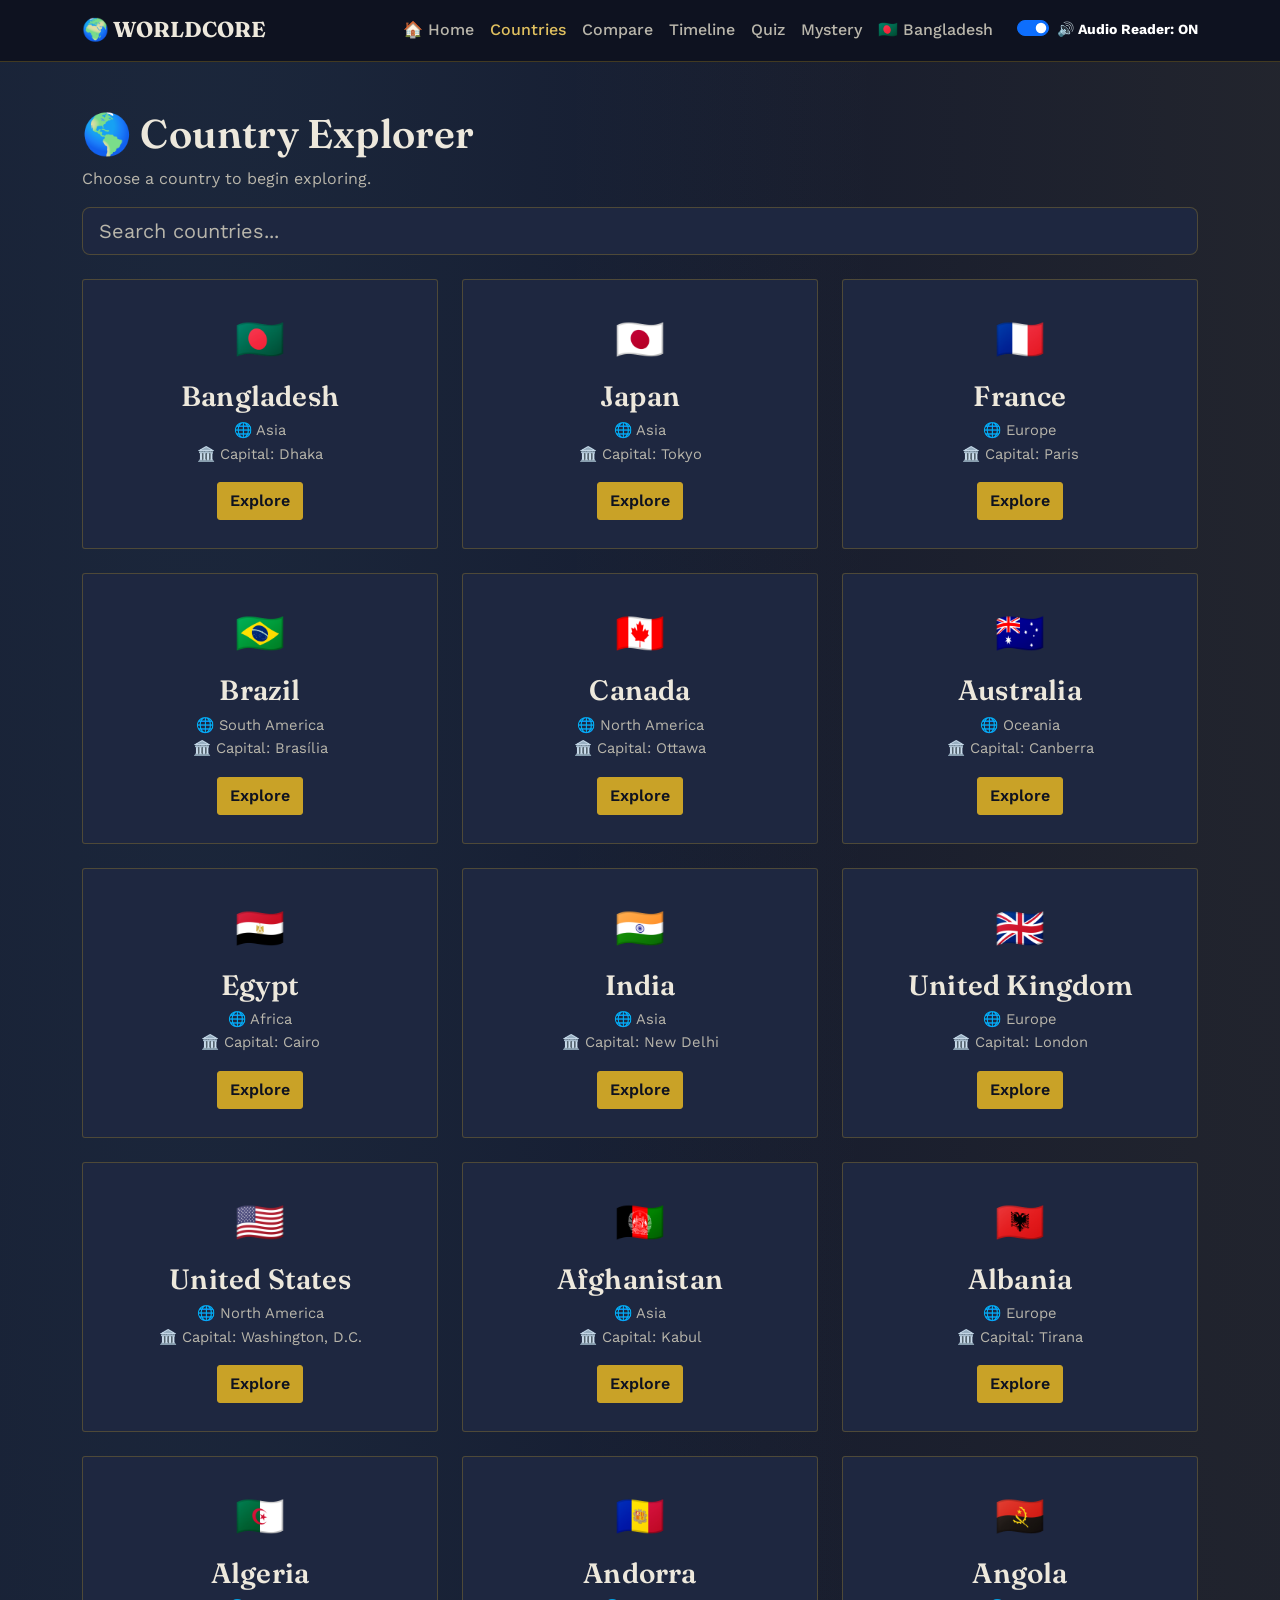
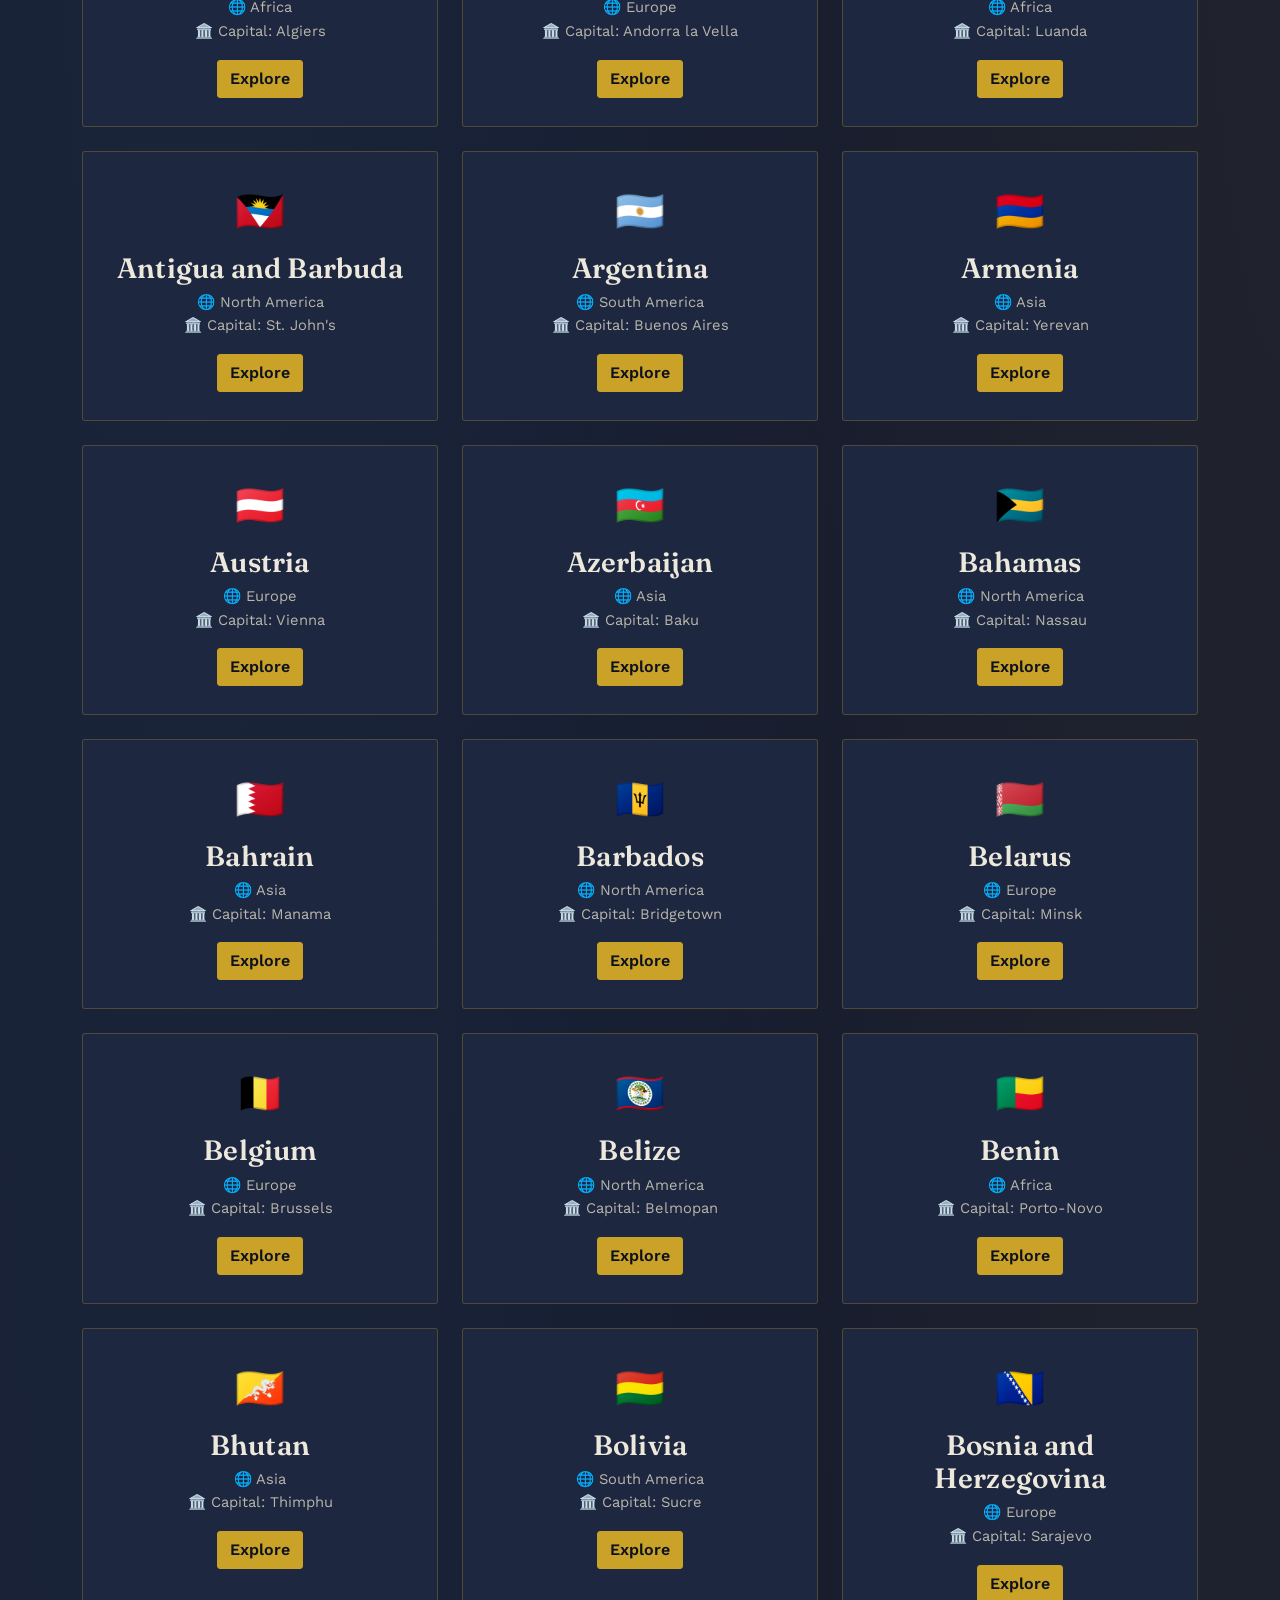
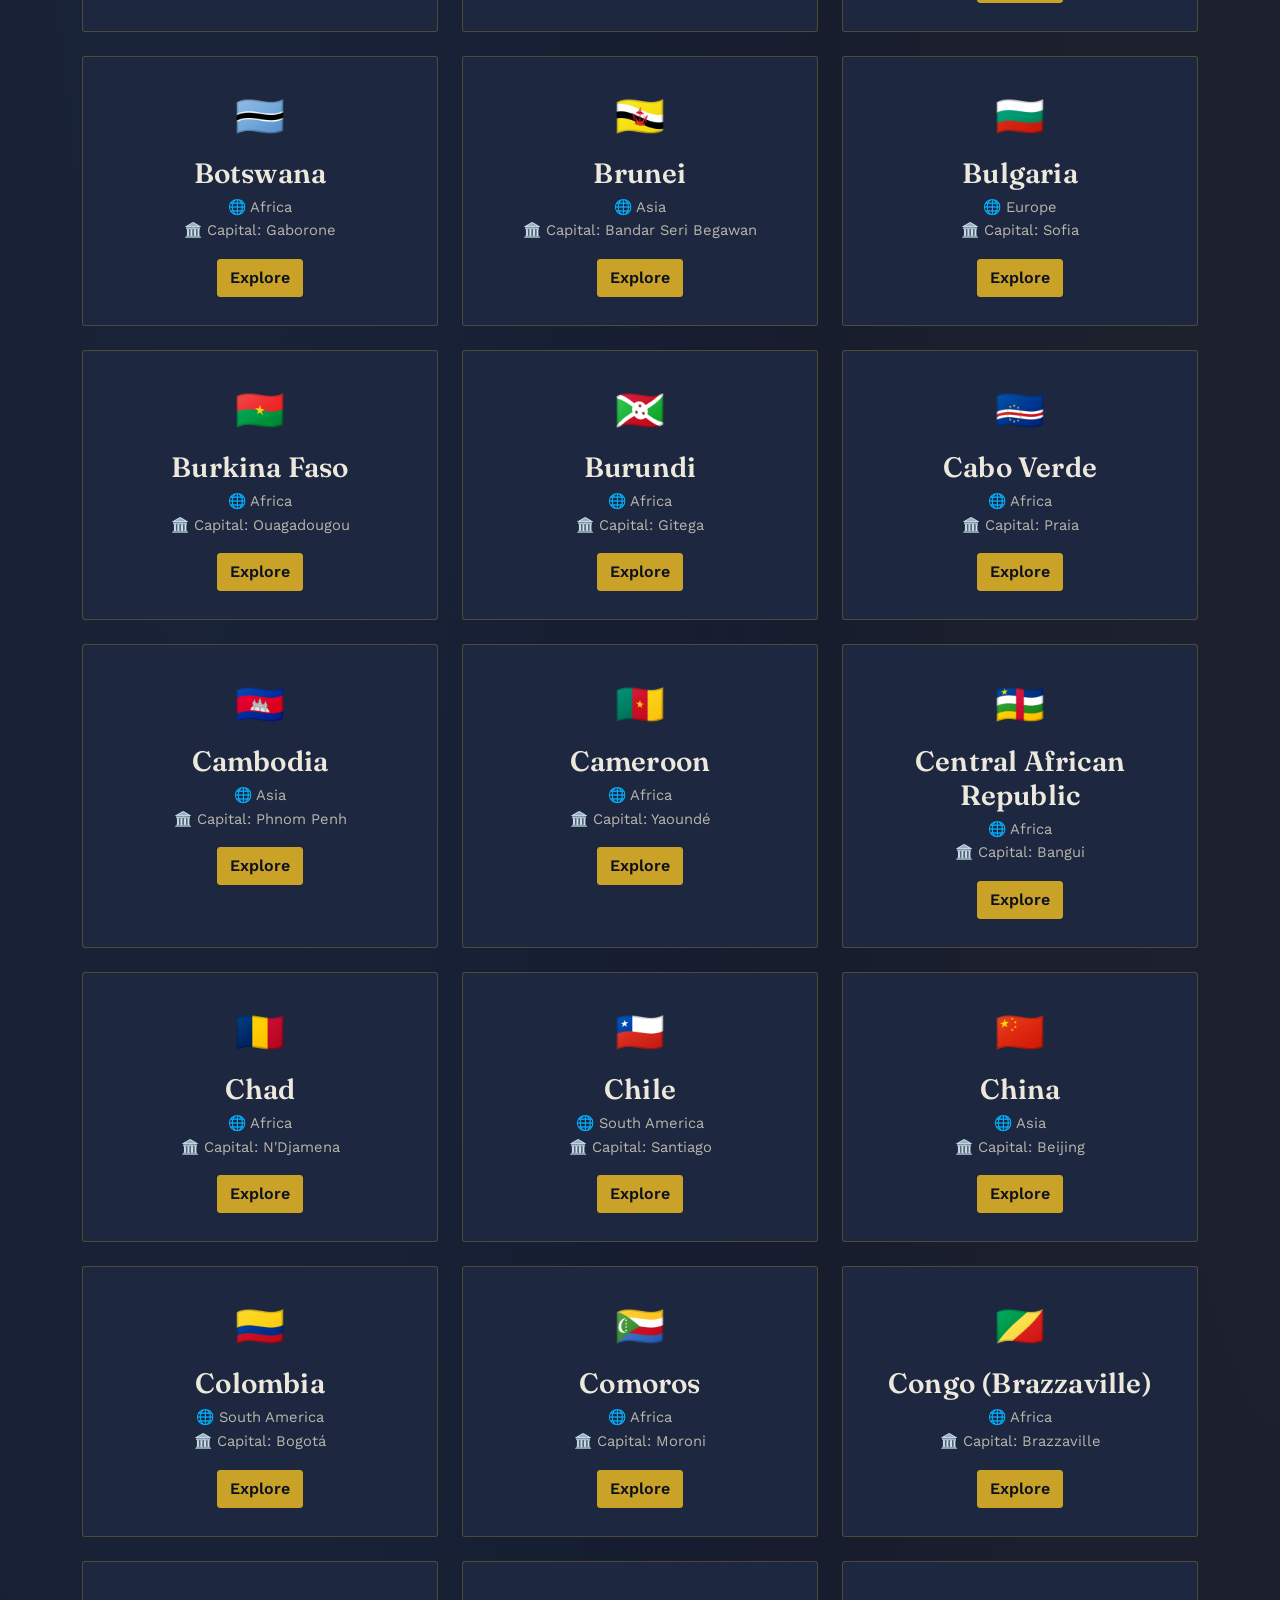
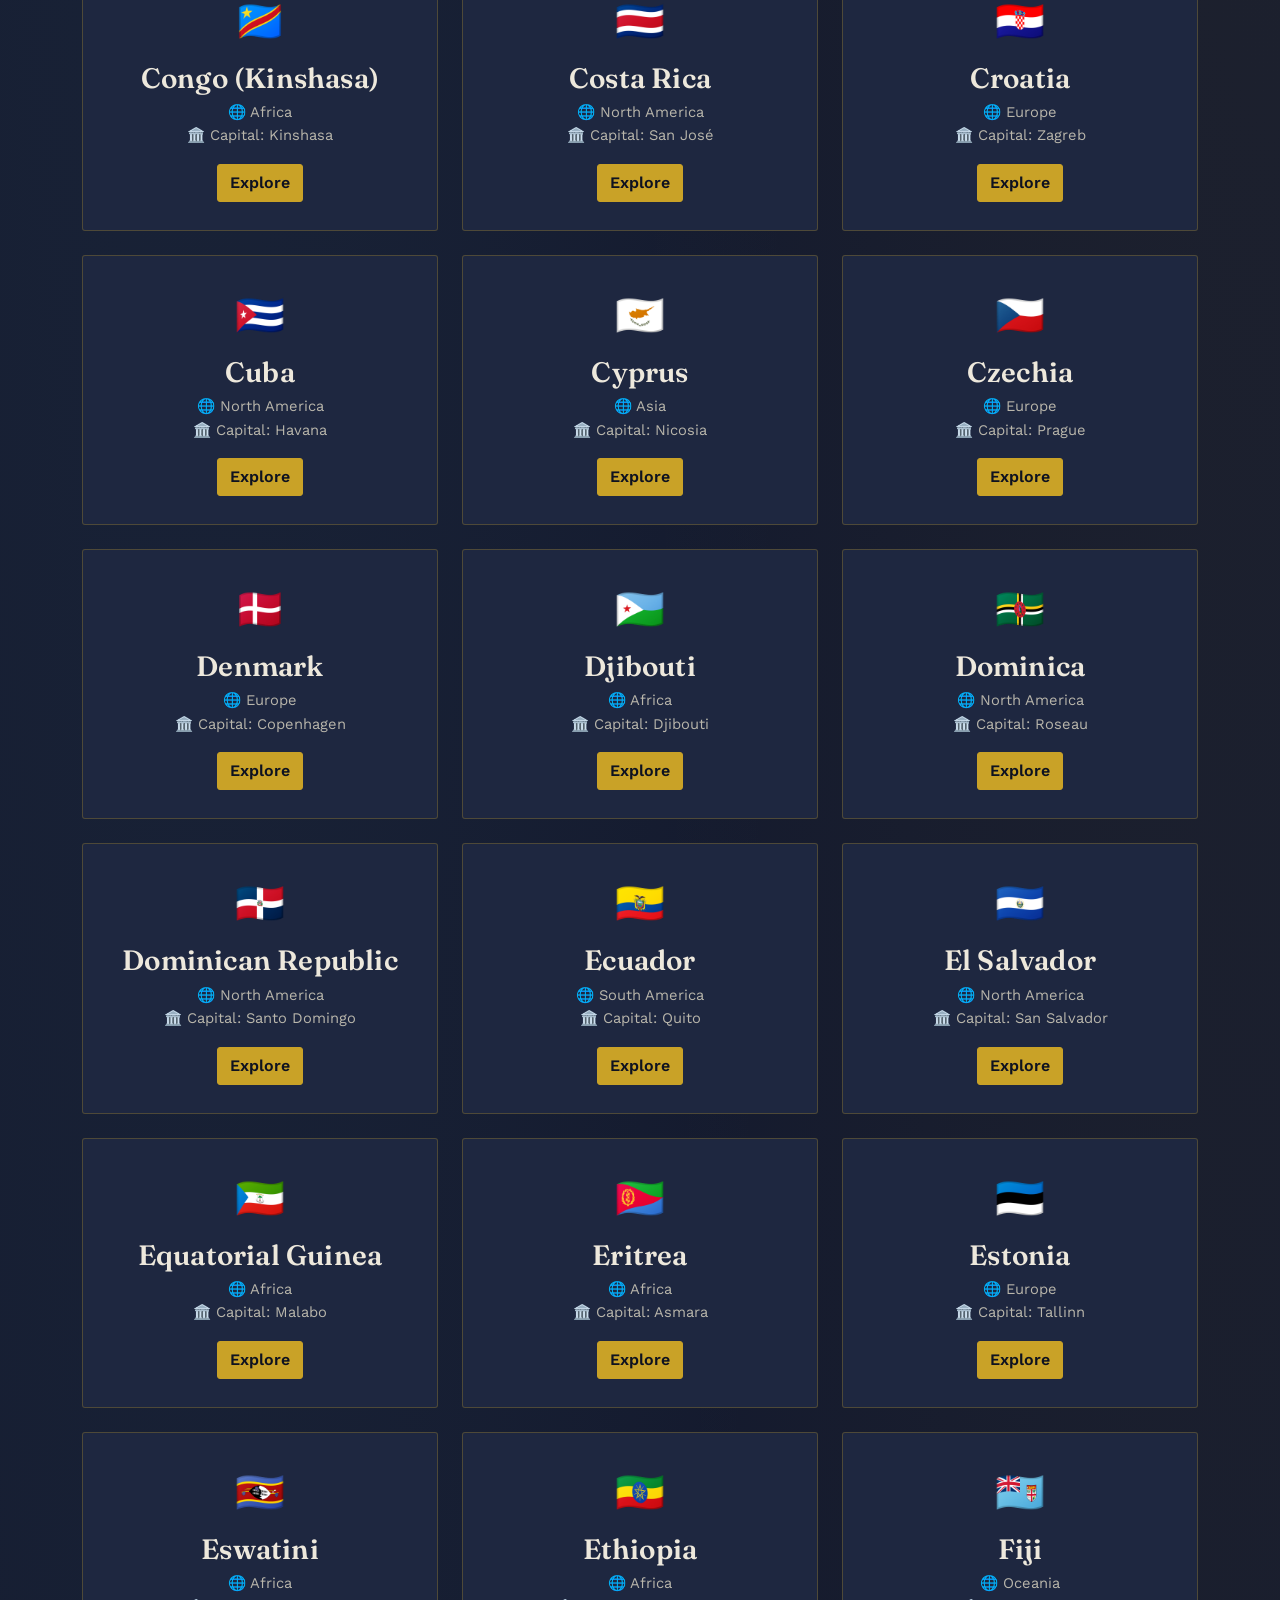
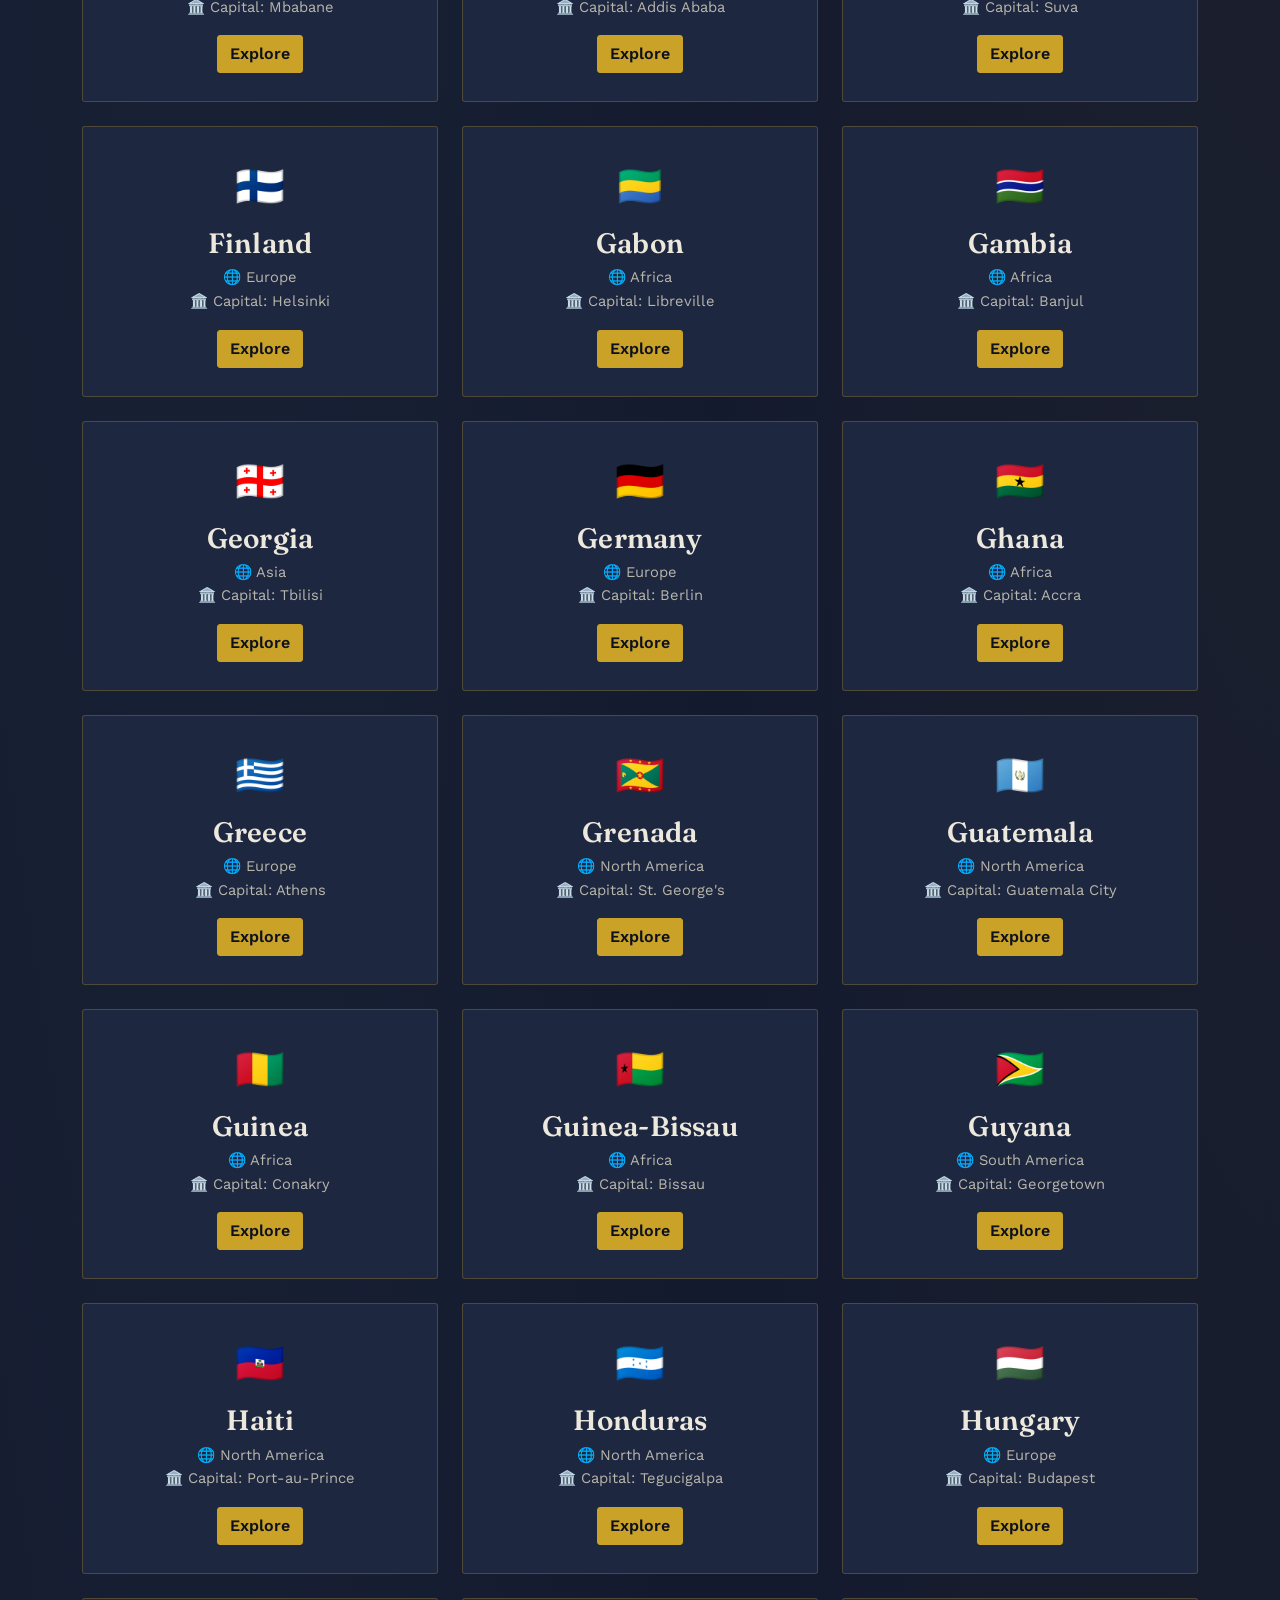
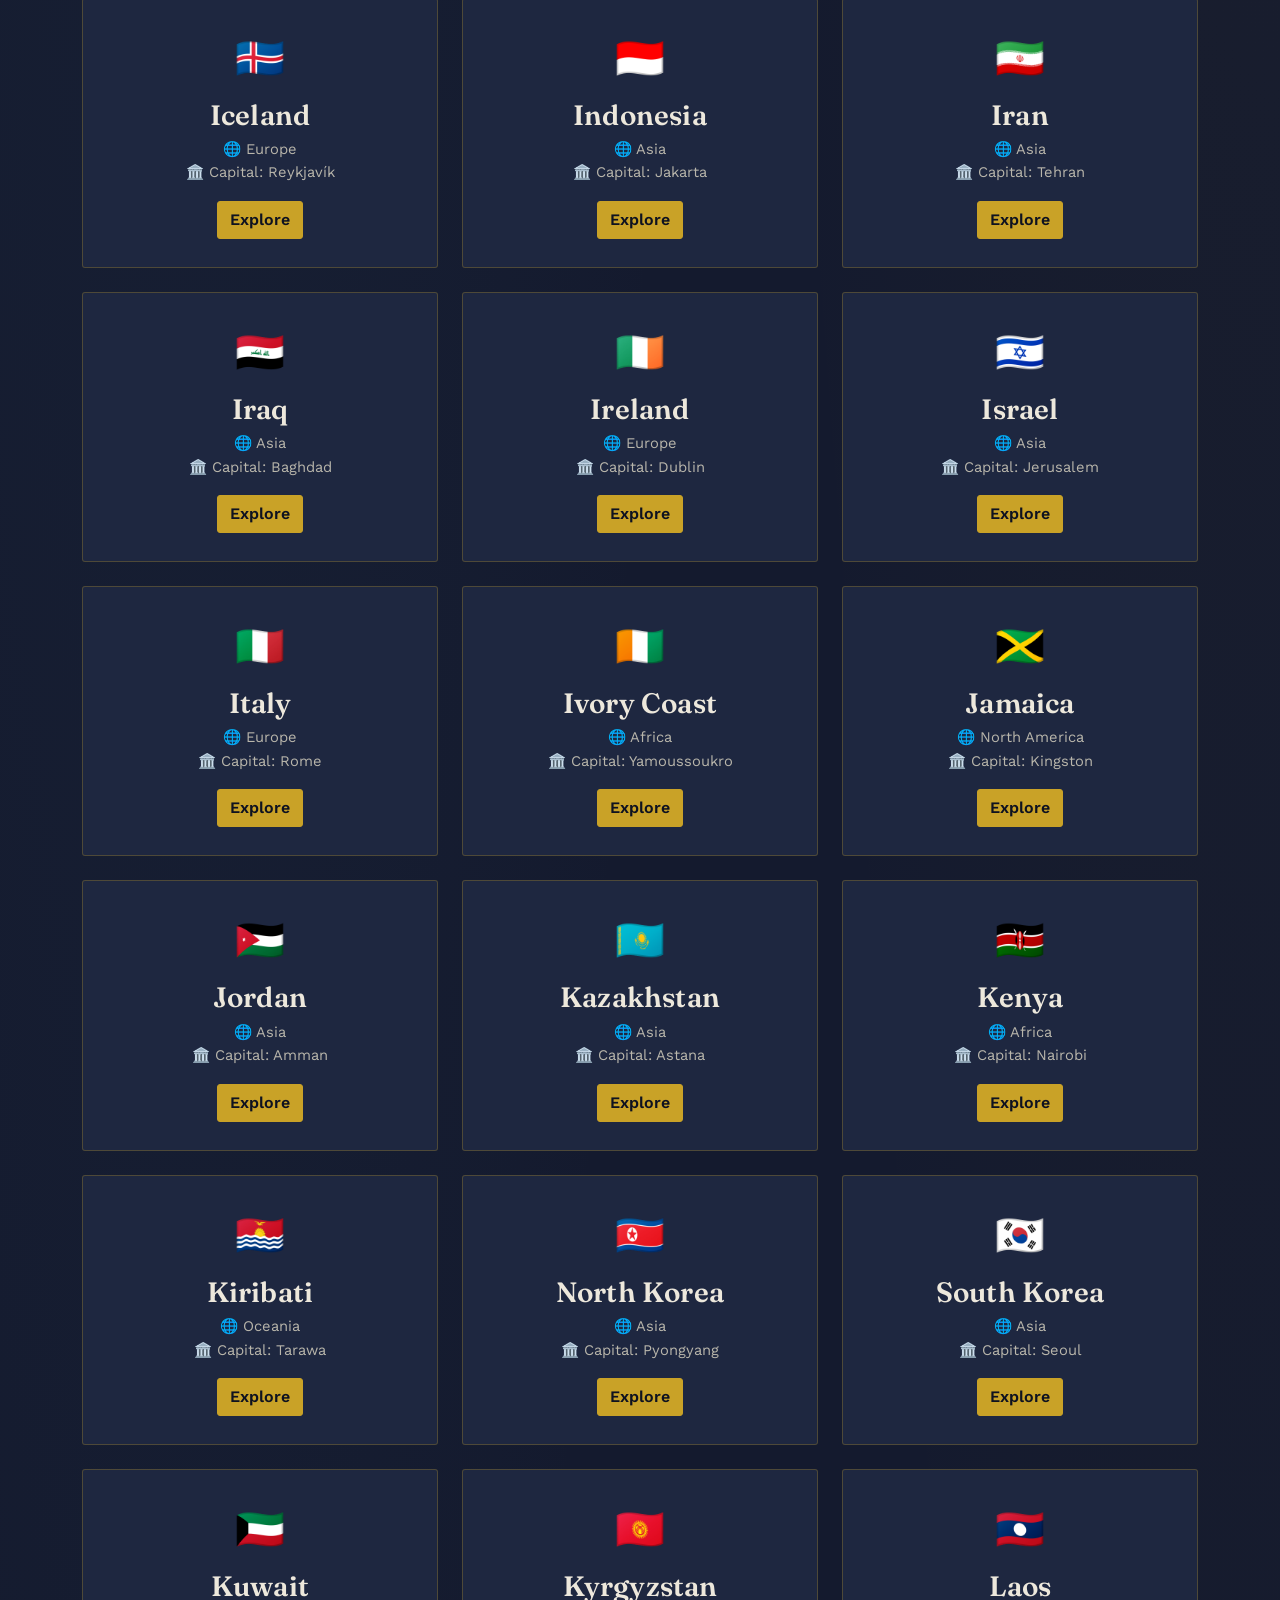
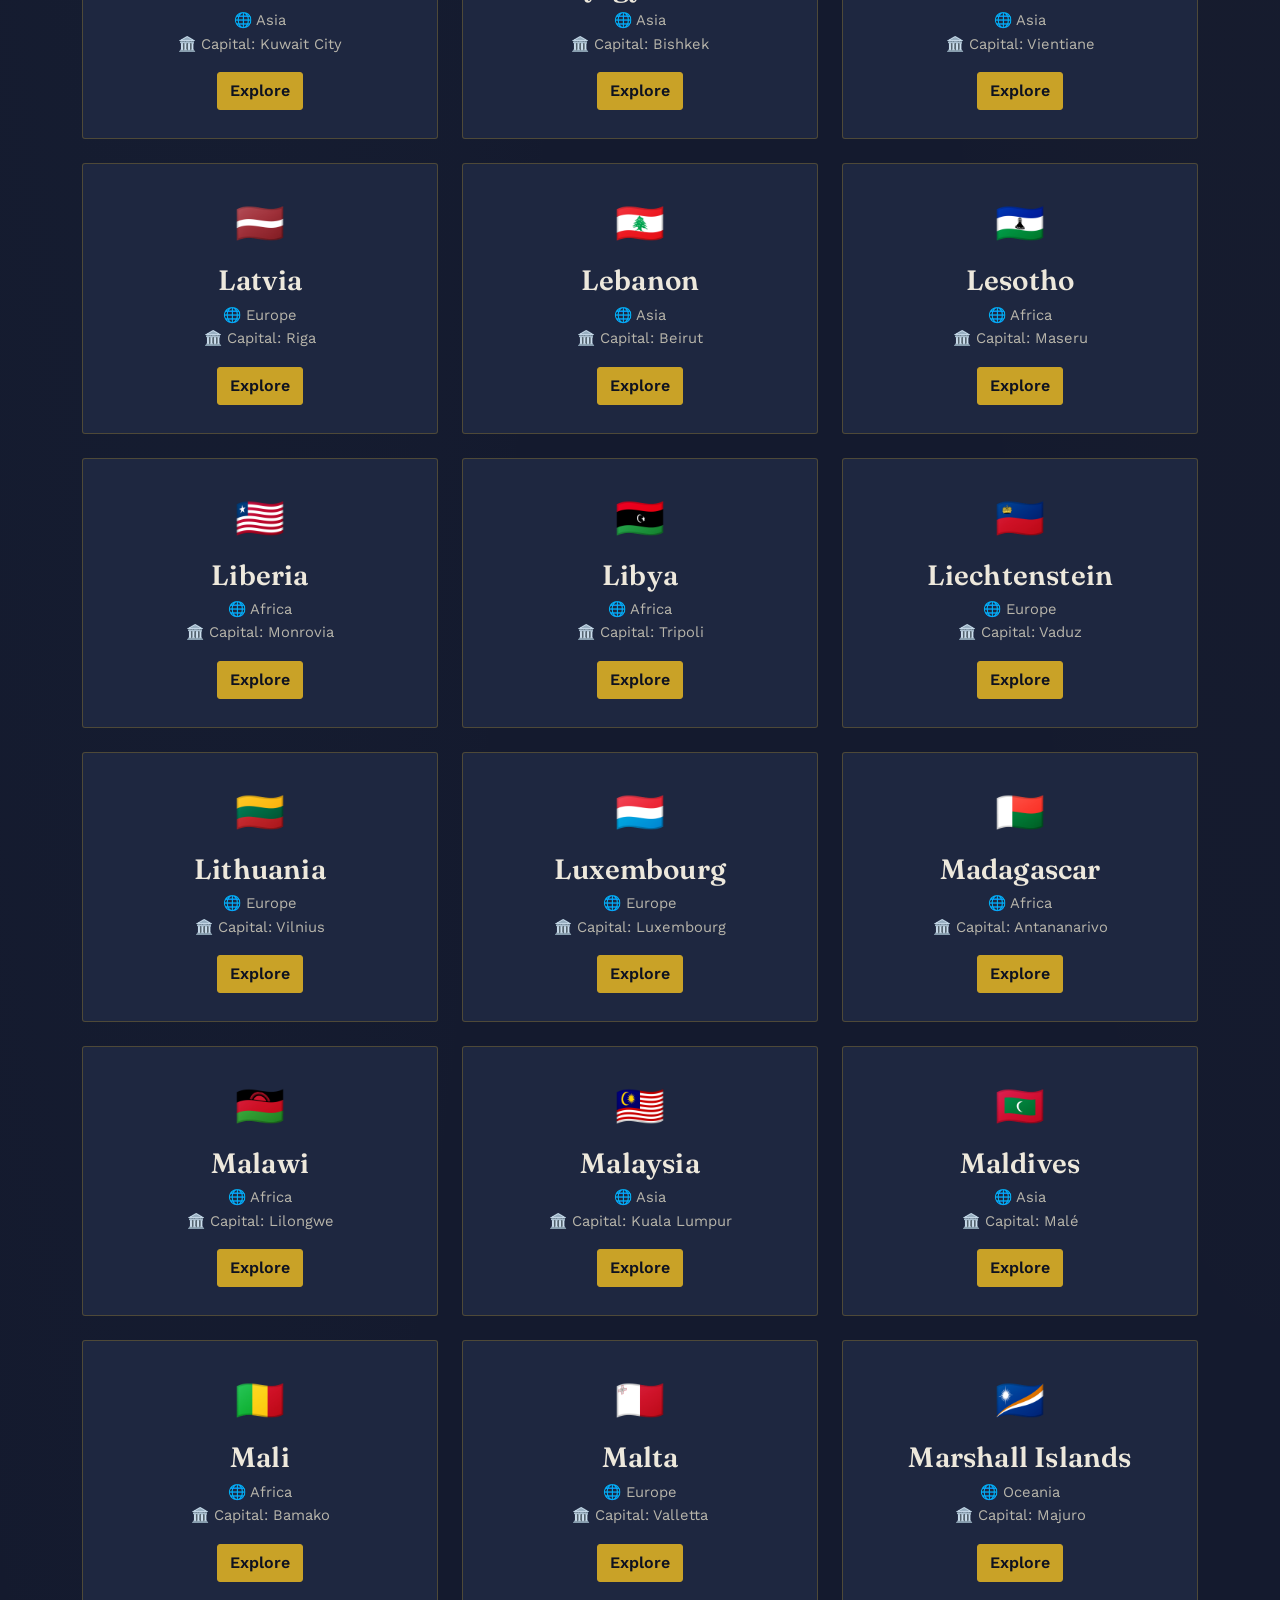
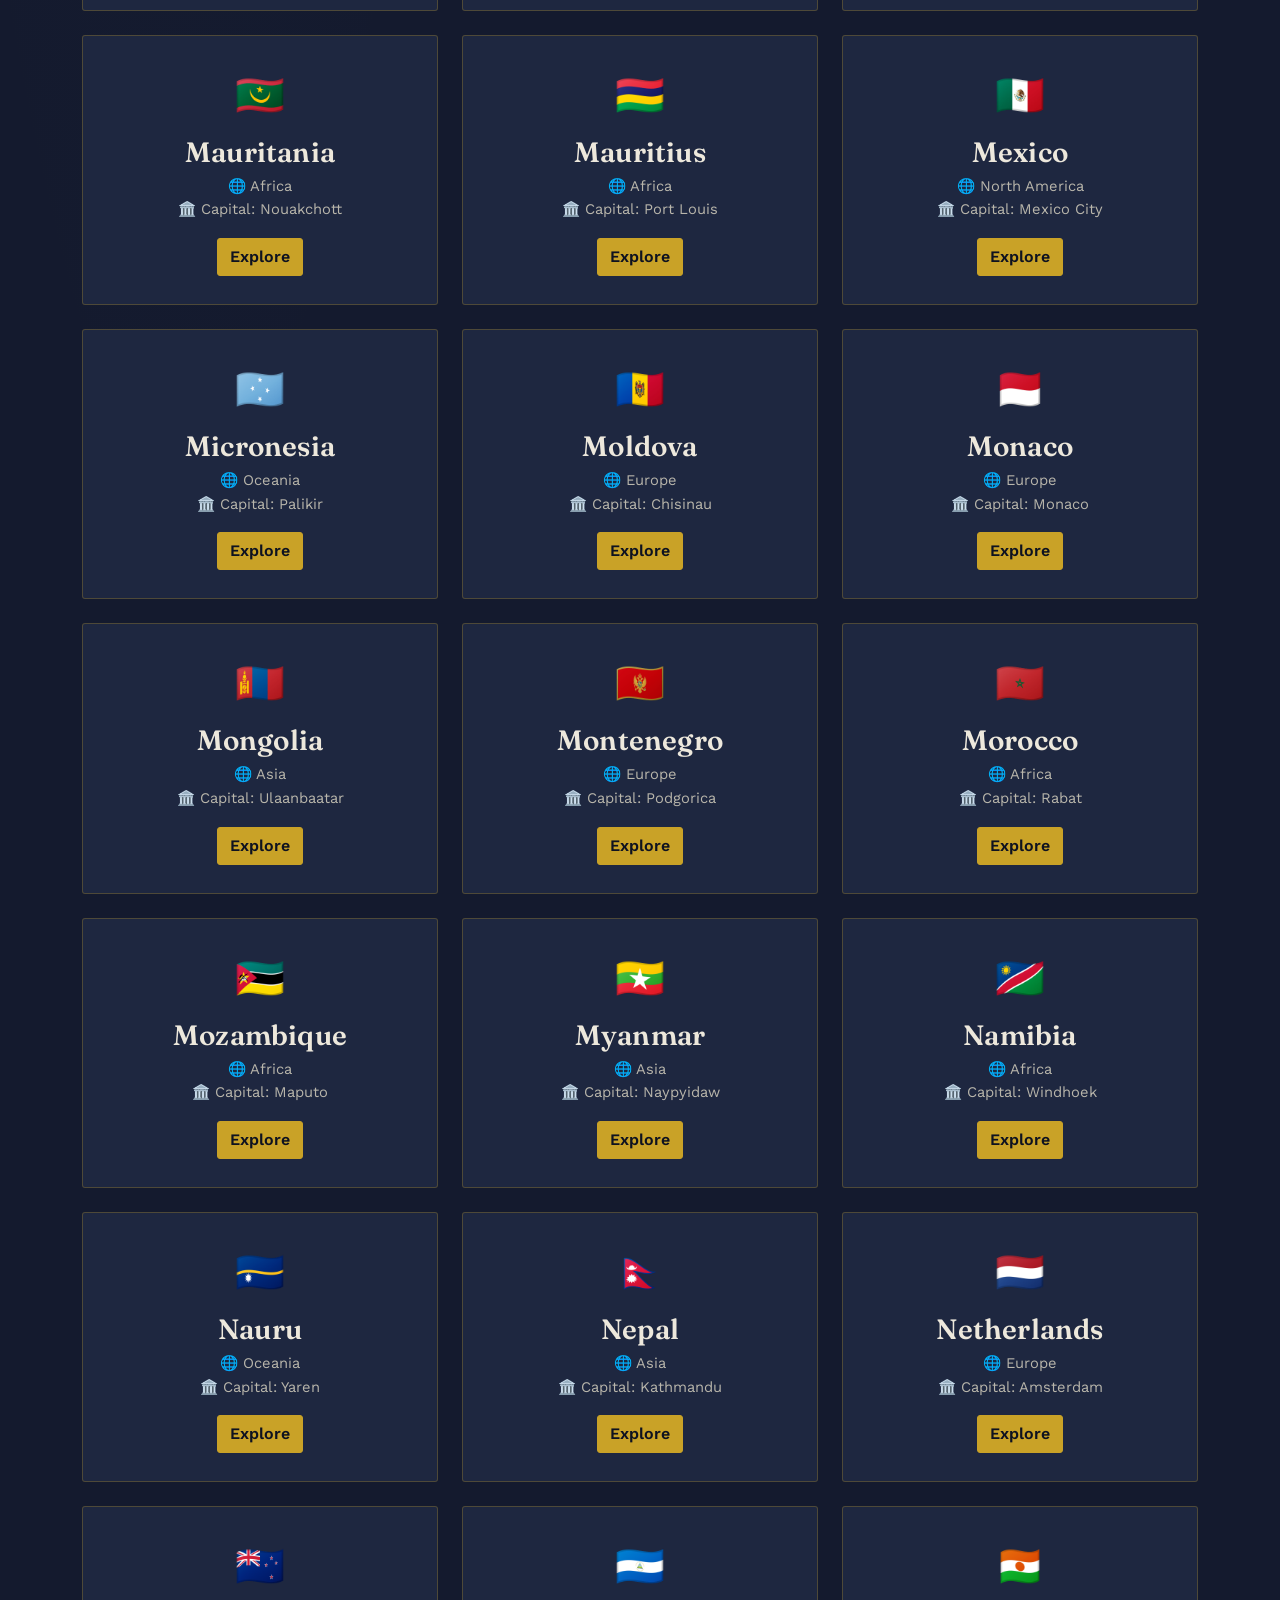
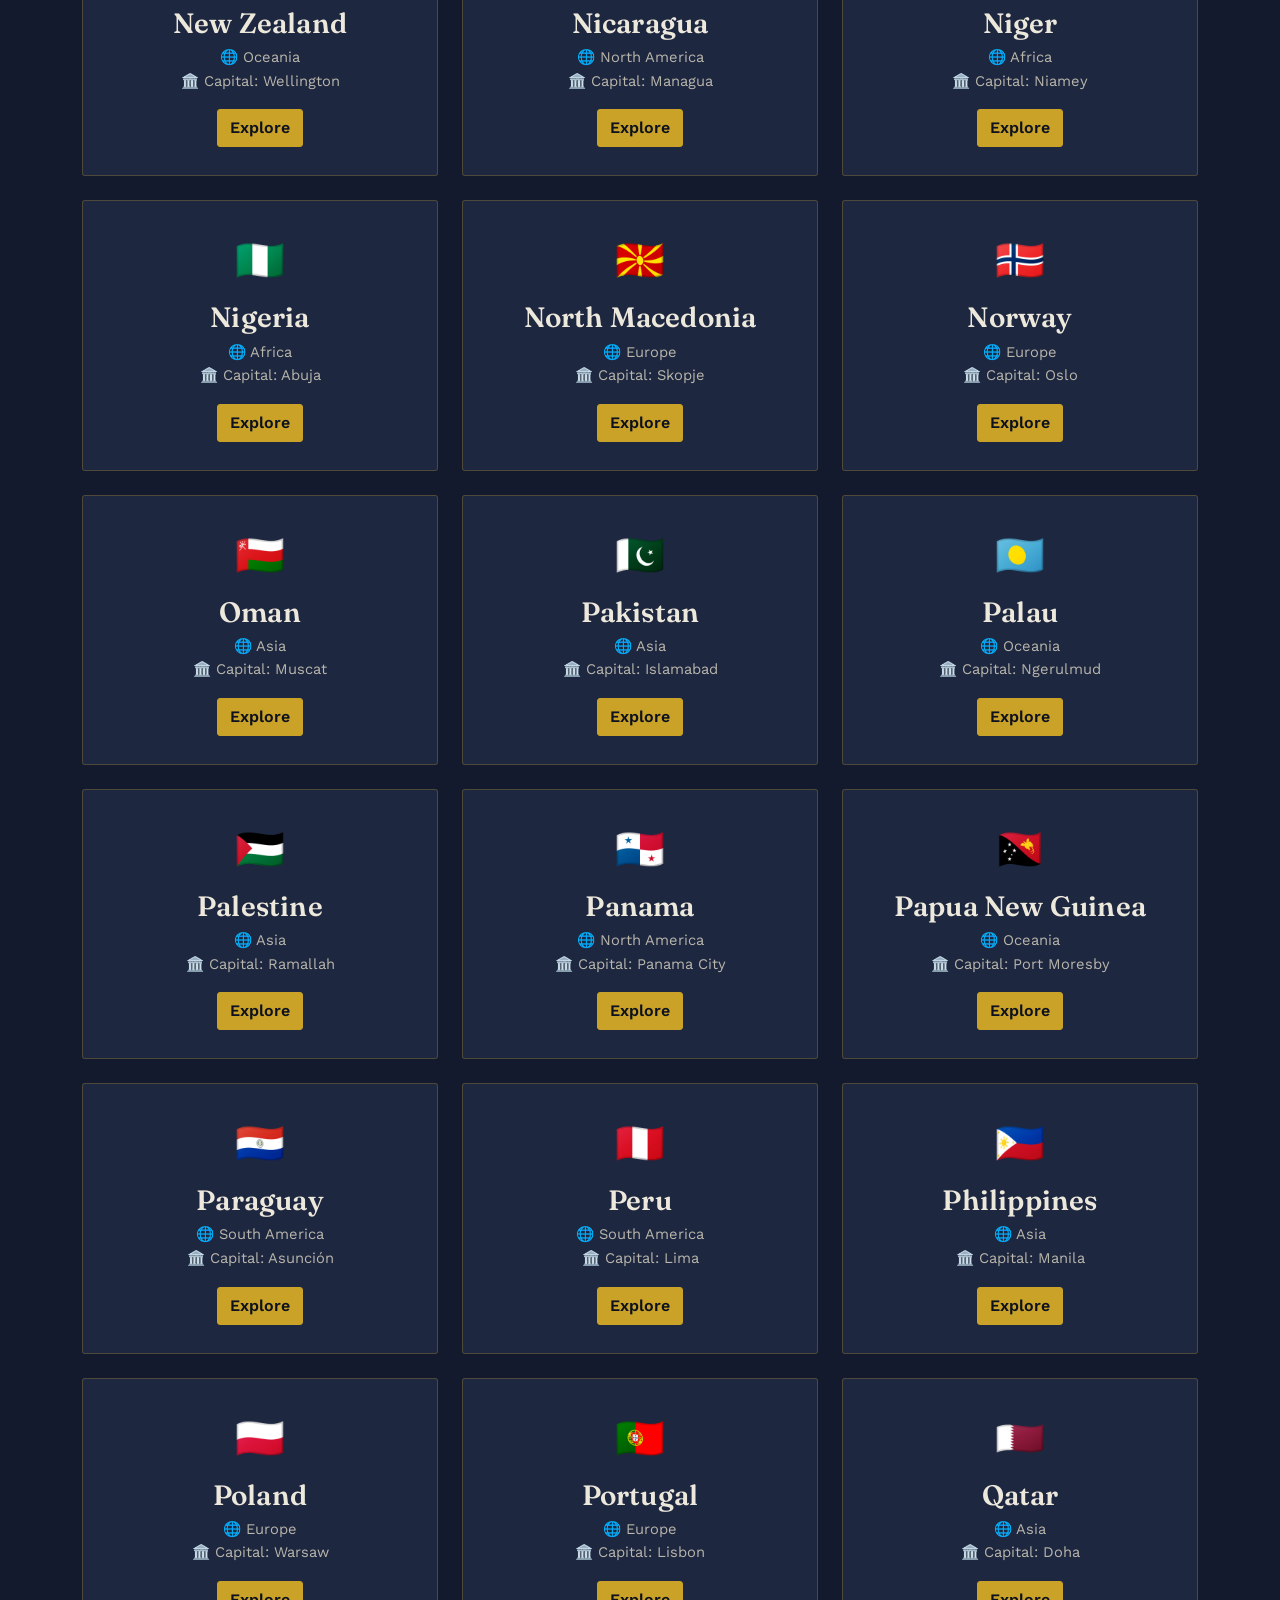
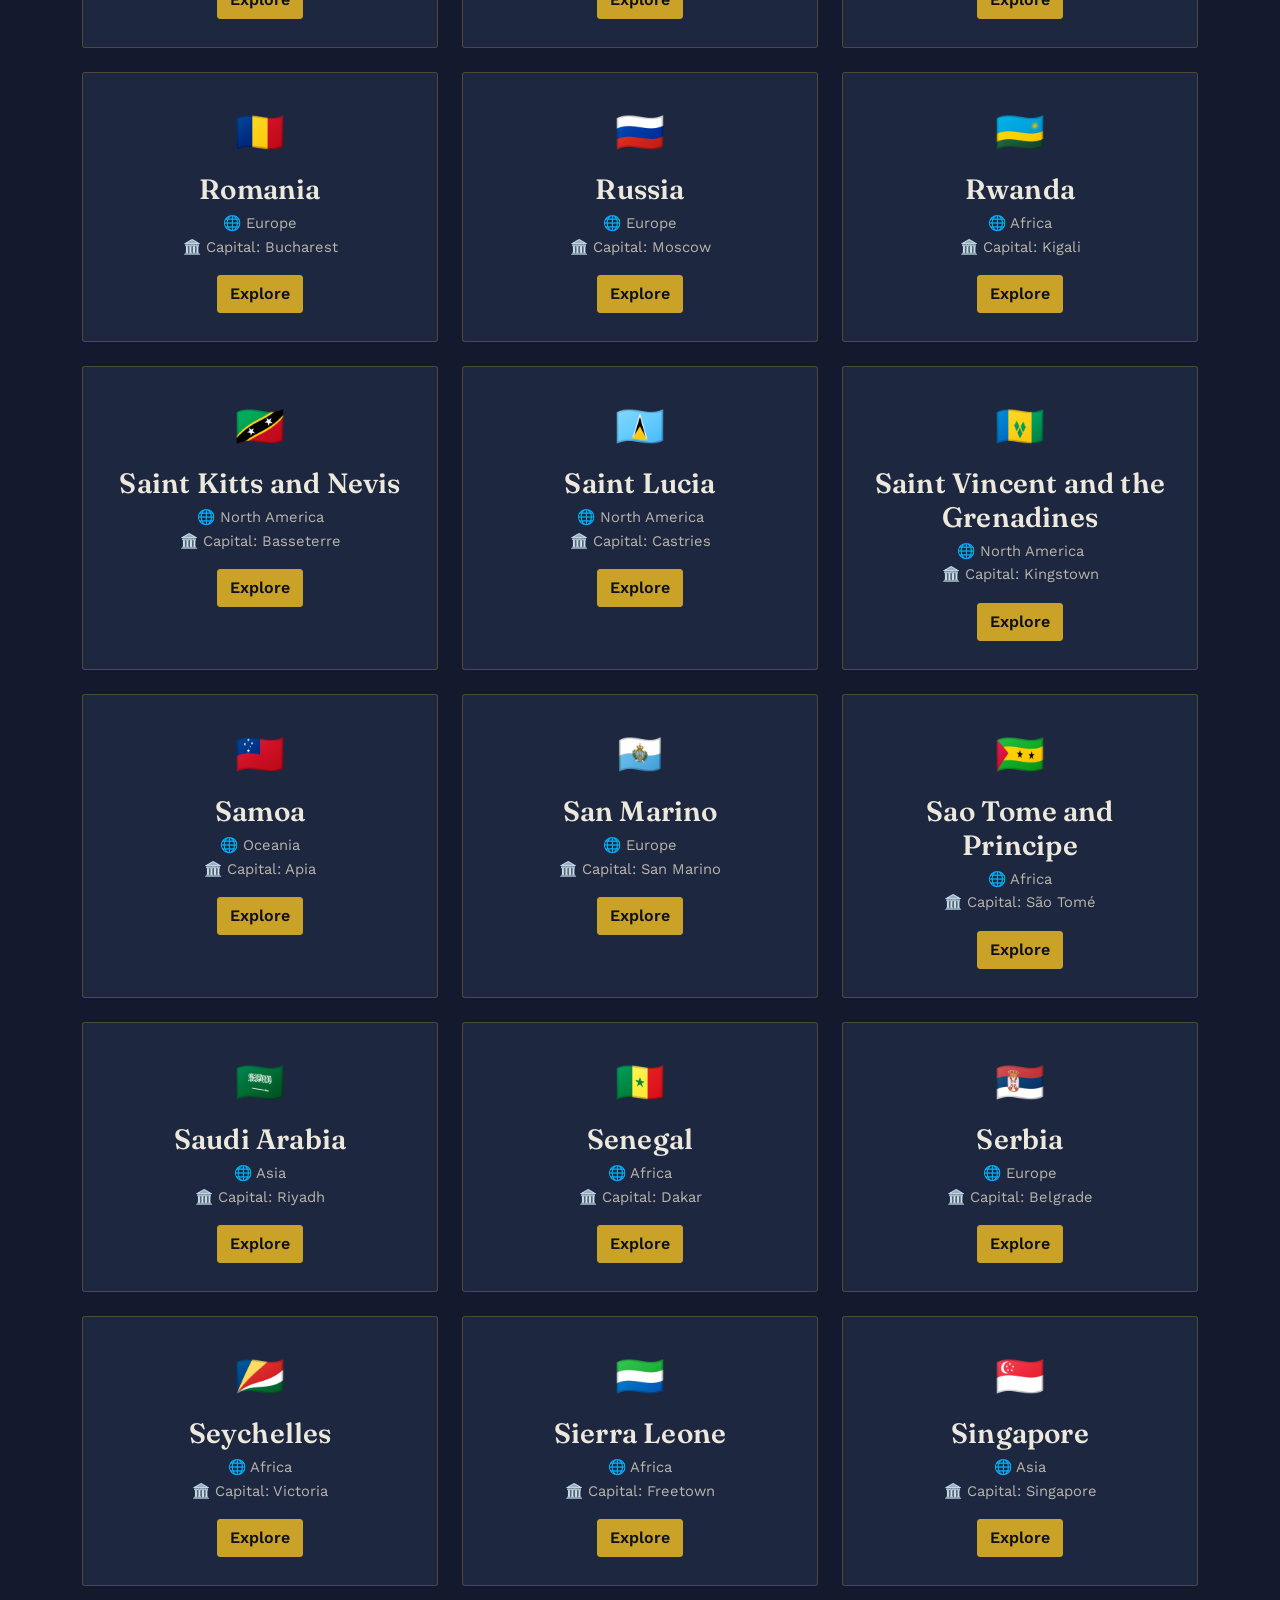
<file: countries.html>
<!DOCTYPE html>
<html lang="en"><head><meta charset="UTF-8"><meta name="viewport" content="width=device-width, initial-scale=1">
<title>Countries | WORLDCORE</title>
<link href="https://cdn.jsdelivr.net/npm/bootstrap@5.3.3/dist/css/bootstrap.min.css" rel="stylesheet">
<link rel="stylesheet" href="css/style.css">
<style>
  body.tts-enabled .country-card { cursor: help; }
</style>
</head>
<body>
<nav class="navbar navbar-expand-lg navbar-dark bg-dark">
  <div class="container">
    <a class="navbar-brand fw-bold" href="index.html">🌍 WORLDCORE</a>
    <button class="navbar-toggler" type="button" data-bs-toggle="collapse" data-bs-target="#nav" aria-controls="nav" aria-expanded="false" aria-label="Toggle navigation"><span class="navbar-toggler-icon"></span></button>
    <div class="collapse navbar-collapse" id="nav">
      <ul class="navbar-nav ms-auto align-items-lg-center">
        <li class="nav-item"><a class="nav-link" href="index.html">🏠 Home</a></li>
        <li class="nav-item"><a class="nav-link active" href="countries.html">Countries</a></li>
        <li class="nav-item"><a class="nav-link" href="compare.html">Compare</a></li>
        <li class="nav-item"><a class="nav-link" href="timeline.html">Timeline</a></li>
        <li class="nav-item"><a class="nav-link" href="quiz.html">Quiz</a></li>
        <li class="nav-item"><a class="nav-link" href="mystery.html">Mystery</a></li>
        <li class="nav-item"><a class="nav-link" href="bangladesh.html">🇧🇩 Bangladesh</a></li>
      </ul>
      <div class="form-check form-switch text-white ms-lg-3 mt-2 mt-lg-0">
        <input class="form-check-input" type="checkbox" id="ttsToggle" checked>
        <label class="form-check-label small fw-bold" for="ttsToggle" id="ttsLabel">🔊 Audio Reader: ON</label>
      </div>
    </div>
  </div>
</nav>

<main class="container py-5">
  <h1 class="mb-2">🌎 Country Explorer</h1>
  <p class="text-secondary">Choose a country to begin exploring.</p>
  <input id="search" aria-label="Search countries" class="form-control form-control-lg mb-4" placeholder="Search countries...">
  <div id="countries" class="row g-4"></div>
</main>

<script src="https://cdn.jsdelivr.net/npm/bootstrap@5.3.3/dist/js/bootstrap.bundle.min.js"></script>
<script>
const countries = [
  ["🇧🇩","Bangladesh","Asia","Dhaka"],["🇯🇵","Japan","Asia","Tokyo"],["🇫🇷","France","Europe","Paris"],
  ["🇧🇷","Brazil","South America","Brasília"],["🇨🇦","Canada","North America","Ottawa"],
  ["🇦🇺","Australia","Oceania","Canberra"],["🇪🇬","Egypt","Africa","Cairo"],["🇮🇳","India","Asia","New Delhi"],
  ["🇬🇧","United Kingdom","Europe","London"],["🇺🇸","United States","North America","Washington, D.C."],
  ["🇦🇫","Afghanistan","Asia","Kabul"],["🇦🇱","Albania","Europe","Tirana"],["🇩🇿","Algeria","Africa","Algiers"],
  ["🇦🇩","Andorra","Europe","Andorra la Vella"],["🇦🇴","Angola","Africa","Luanda"],
  ["🇦🇬","Antigua and Barbuda","North America","St. John's"],["🇦🇷","Argentina","South America","Buenos Aires"],
  ["🇦🇲","Armenia","Asia","Yerevan"],["🇦🇹","Austria","Europe","Vienna"],["🇦🇿","Azerbaijan","Asia","Baku"],
  ["🇧🇸","Bahamas","North America","Nassau"],["🇧🇭","Bahrain","Asia","Manama"],
  ["🇧🇧","Barbados","North America","Bridgetown"],["🇧🇾","Belarus","Europe","Minsk"],
  ["🇧🇪","Belgium","Europe","Brussels"],["🇧🇿","Belize","North America","Belmopan"],
  ["🇧🇯","Benin","Africa","Porto-Novo"],["🇧🇹","Bhutan","Asia","Thimphu"],["🇧🇴","Bolivia","South America","Sucre"],
  ["🇧🇦","Bosnia and Herzegovina","Europe","Sarajevo"],["🇧🇼","Botswana","Africa","Gaborone"],
  ["🇧🇳","Brunei","Asia","Bandar Seri Begawan"],["🇧🇬","Bulgaria","Europe","Sofia"],
  ["🇧🇫","Burkina Faso","Africa","Ouagadougou"],["🇧🇮","Burundi","Africa","Gitega"],
  ["🇨🇻","Cabo Verde","Africa","Praia"],["🇰🇭","Cambodia","Asia","Phnom Penh"],["🇨🇲","Cameroon","Africa","Yaoundé"],
  ["🇨🇫","Central African Republic","Africa","Bangui"],["🇹🇩","Chad","Africa","N'Djamena"],
  ["🇨🇱","Chile","South America","Santiago"],["🇨🇳","China","Asia","Beijing"],["🇨🇴","Colombia","South America","Bogotá"],
  ["🇰🇲","Comoros","Africa","Moroni"],["🇨🇬","Congo (Brazzaville)","Africa","Brazzaville"],
  ["🇨🇩","Congo (Kinshasa)","Africa","Kinshasa"],["🇨🇷","Costa Rica","North America","San José"],
  ["🇭🇷","Croatia","Europe","Zagreb"],["🇨🇺","Cuba","North America","Havana"],["🇨🇾","Cyprus","Asia","Nicosia"],
  ["🇨🇿","Czechia","Europe","Prague"],["🇩🇰","Denmark","Europe","Copenhagen"],["🇩🇯","Djibouti","Africa","Djibouti"],
  ["🇩🇲","Dominica","North America","Roseau"],["🇩🇴","Dominican Republic","North America","Santo Domingo"],
  ["🇪🇨","Ecuador","South America","Quito"],["🇸🇻","El Salvador","North America","San Salvador"],
  ["🇬🇶","Equatorial Guinea","Africa","Malabo"],["🇪🇷","Eritrea","Africa","Asmara"],["🇪🇪","Estonia","Europe","Tallinn"],
  ["🇸🇿","Eswatini","Africa","Mbabane"],["🇪🇹","Ethiopia","Africa","Addis Ababa"],["🇫🇯","Fiji","Oceania","Suva"],
  ["🇫🇮","Finland","Europe","Helsinki"],["🇬🇦","Gabon","Africa","Libreville"],["🇬🇲","Gambia","Africa","Banjul"],
  ["🇬🇪","Georgia","Asia","Tbilisi"],["🇩🇪","Germany","Europe","Berlin"],["🇬🇭","Ghana","Africa","Accra"],
  ["🇬🇷","Greece","Europe","Athens"],["🇬🇩","Grenada","North America","St. George's"],
  ["🇬🇹","Guatemala","North America","Guatemala City"],["🇬🇳","Guinea","Africa","Conakry"],
  ["🇬🇼","Guinea-Bissau","Africa","Bissau"],["🇬🇾","Guyana","South America","Georgetown"],
  ["🇭🇹","Haiti","North America","Port-au-Prince"],["🇭🇳","Honduras","North America","Tegucigalpa"],
  ["🇭🇺","Hungary","Europe","Budapest"],["🇮🇸","Iceland","Europe","Reykjavík"],["🇮🇩","Indonesia","Asia","Jakarta"],
  ["🇮🇷","Iran","Asia","Tehran"],["🇮🇶","Iraq","Asia","Baghdad"],["🇮🇪","Ireland","Europe","Dublin"],
  ["🇮🇱","Israel","Asia","Jerusalem"],["🇮🇹","Italy","Europe","Rome"],["🇨🇮","Ivory Coast","Africa","Yamoussoukro"],
  ["🇯🇲","Jamaica","North America","Kingston"],["🇯🇴","Jordan","Asia","Amman"],["🇰🇿","Kazakhstan","Asia","Astana"],
  ["🇰🇪","Kenya","Africa","Nairobi"],["🇰🇮","Kiribati","Oceania","Tarawa"],["🇰🇵","North Korea","Asia","Pyongyang"],
  ["🇰🇷","South Korea","Asia","Seoul"],["🇰🇼","Kuwait","Asia","Kuwait City"],["🇰🇬","Kyrgyzstan","Asia","Bishkek"],
  ["🇱🇦","Laos","Asia","Vientiane"],["🇱🇻","Latvia","Europe","Riga"],["🇱🇧","Lebanon","Asia","Beirut"],
  ["🇱🇸","Lesotho","Africa","Maseru"],["🇱🇷","Liberia","Africa","Monrovia"],["🇱🇾","Libya","Africa","Tripoli"],
  ["🇱🇮","Liechtenstein","Europe","Vaduz"],["🇱🇹","Lithuania","Europe","Vilnius"],
  ["🇱🇺","Luxembourg","Europe","Luxembourg"],["🇲🇬","Madagascar","Africa","Antananarivo"],
  ["🇲🇼","Malawi","Africa","Lilongwe"],["🇲🇾","Malaysia","Asia","Kuala Lumpur"],["🇲🇻","Maldives","Asia","Malé"],
  ["🇲🇱","Mali","Africa","Bamako"],["🇲🇹","Malta","Europe","Valletta"],["🇲🇭","Marshall Islands","Oceania","Majuro"],
  ["🇲🇷","Mauritania","Africa","Nouakchott"],["🇲🇺","Mauritius","Africa","Port Louis"],
  ["🇲🇽","Mexico","North America","Mexico City"],["🇫🇲","Micronesia","Oceania","Palikir"],
  ["🇲🇩","Moldova","Europe","Chisinau"],["🇲🇨","Monaco","Europe","Monaco"],["🇲🇳","Mongolia","Asia","Ulaanbaatar"],
  ["🇲🇪","Montenegro","Europe","Podgorica"],["🇲🇦","Morocco","Africa","Rabat"],["🇲🇿","Mozambique","Africa","Maputo"],
  ["🇲🇲","Myanmar","Asia","Naypyidaw"],["🇳🇦","Namibia","Africa","Windhoek"],["🇳🇷","Nauru","Oceania","Yaren"],
  ["🇳🇵","Nepal","Asia","Kathmandu"],["🇳🇱","Netherlands","Europe","Amsterdam"],
  ["🇳🇿","New Zealand","Oceania","Wellington"],["🇳🇮","Nicaragua","North America","Managua"],
  ["🇳🇪","Niger","Africa","Niamey"],["🇳🇬","Nigeria","Africa","Abuja"],["🇲🇰","North Macedonia","Europe","Skopje"],
  ["🇳🇴","Norway","Europe","Oslo"],["🇴🇲","Oman","Asia","Muscat"],["🇵🇰","Pakistan","Asia","Islamabad"],
  ["🇵🇼","Palau","Oceania","Ngerulmud"],["🇵🇸","Palestine","Asia","Ramallah"],["🇵🇦","Panama","North America","Panama City"],
  ["🇵🇬","Papua New Guinea","Oceania","Port Moresby"],["🇵🇾","Paraguay","South America","Asunción"],
  ["🇵🇪","Peru","South America","Lima"],["🇵🇭","Philippines","Asia","Manila"],["🇵🇱","Poland","Europe","Warsaw"],
  ["🇵🇹","Portugal","Europe","Lisbon"],["🇶🇦","Qatar","Asia","Doha"],["🇷🇴","Romania","Europe","Bucharest"],
  ["🇷🇺","Russia","Europe","Moscow"],["🇷🇼","Rwanda","Africa","Kigali"],
  ["🇰🇳","Saint Kitts and Nevis","North America","Basseterre"],["🇱🇨","Saint Lucia","North America","Castries"],
  ["🇻🇨","Saint Vincent and the Grenadines","North America","Kingstown"],["🇼🇸","Samoa","Oceania","Apia"],
  ["🇸🇲","San Marino","Europe","San Marino"],["🇸🇹","Sao Tome and Principe","Africa","São Tomé"],
  ["🇸🇦","Saudi Arabia","Asia","Riyadh"],["🇸🇳","Senegal","Africa","Dakar"],["🇷🇸","Serbia","Europe","Belgrade"],
  ["🇸🇨","Seychelles","Africa","Victoria"],["🇸🇱","Sierra Leone","Africa","Freetown"],
  ["🇸🇬","Singapore","Asia","Singapore"],["🇸🇰","Slovakia","Europe","Bratislava"],
  ["🇸🇮","Slovenia","Europe","Ljubljana"],["🇸🇧","Solomon Islands","Oceania","Honiara"],
  ["🇸🇴","Somalia","Africa","Mogadishu"],["🇿🇦","South Africa","Africa","Pretoria"],
  ["🇸🇸","South Sudan","Africa","Juba"],["🇪🇸","Spain","Europe","Madrid"],
  ["🇱🇰","Sri Lanka","Asia","Sri Jayawardenepura Kotte"],["🇸🇩","Sudan","Africa","Khartoum"],
  ["🇸🇷","Suriname","South America","Paramaribo"],["🇸🇪","Sweden","Europe","Stockholm"],
  ["🇨🇭","Switzerland","Europe","Bern"],["🇸🇾","Syria","Asia","Damascus"],["🇹🇼","Taiwan","Asia","Taipei"],
  ["🇹🇯","Tajikistan","Asia","Dushanbe"],["🇹🇿","Tanzania","Africa","Dodoma"],["🇹🇭","Thailand","Asia","Bangkok"],
  ["🇹🇱","Timor-Leste","Asia","Dili"],["🇹🇬","Togo","Africa","Lomé"],["🇹🇴","Tonga","Oceania","Nukuʻalofa"],
  ["🇹🇹","Trinidad and Tobago","North America","Port of Spain"],["🇹🇳","Tunisia","Africa","Tunis"],
  ["🇹🇷","Turkey","Asia","Ankara"],["🇹🇲","Turkmenistan","Asia","Ashgabat"],["🇹🇻","Tuvalu","Oceania","Funafuti"],
  ["🇺🇬","Uganda","Africa","Kampala"],["🇺🇦","Ukraine","Europe","Kyiv"],
  ["🇦🇪","United Arab Emirates","Asia","Abu Dhabi"],["🇺🇾","Uruguay","South America","Montevideo"],
  ["🇺🇿","Uzbekistan","Asia","Tashkent"],["🇻🇺","Vanuatu","Oceania","Port Vila"],
  ["🇻🇦","Vatican City","Europe","Vatican City"],["🇻🇪","Venezuela","South America","Caracas"],
  ["🇻🇳","Vietnam","Asia","Hanoi"],["🇾🇪","Yemen","Asia","Sana'a"],["🇿🇲","Zambia","Africa","Lusaka"],
  ["🇿🇼","Zimbabwe","Africa","Harare"]
];

const box = document.getElementById("countries");

function render(list) {
  if (!list.length) {
    box.innerHTML = `<p class="text-secondary">No countries found.</p>`;
    return;
  }
  box.innerHTML = list.map(c => `
    <div class="col-sm-6 col-lg-4">
      <div class="country-card" data-speak="${c[1]}. Located in ${c[2]}. Capital: ${c[3]}.">
        <div class="flag">${c[0]}</div>
        <h3>${c[1]}</h3>
        <p>🌐 ${c[2]}<br>🏛️ Capital: ${c[3]}</p>
        <a class="btn btn-dark" href="country.html?country=${encodeURIComponent(c[1])}">Explore</a>
      </div>
    </div>`).join("");
}
render(countries);

document.getElementById("search").addEventListener("input", e => {
  const q = e.target.value.trim().toLowerCase();
  render(countries.filter(c => c[1].toLowerCase().includes(q)));
});

// --- Audio Reader (text-to-speech) ---
const ttsToggle = document.getElementById("ttsToggle");
const ttsLabel  = document.getElementById("ttsLabel");
const synth = "speechSynthesis" in window ? window.speechSynthesis : null;

if (!synth) {
  ttsToggle.checked = false;
  ttsToggle.disabled = true;
  ttsLabel.textContent = "🔇 Audio Reader: not supported";
}

const ttsOn = () => !!synth && ttsToggle.checked;

function syncTts() {
  document.body.classList.toggle("tts-enabled", ttsOn());
  if (synth && !ttsToggle.disabled) {
    ttsLabel.textContent = ttsOn() ? "🔊 Audio Reader: ON" : "🔇 Audio Reader: OFF";
  }
  if (synth && !ttsOn()) synth.cancel();
}
ttsToggle.addEventListener("change", syncTts);
syncTts();

function speak(card) {
  if (!ttsOn()) return;
  synth.cancel();
  const u = new SpeechSynthesisUtterance(card.dataset.speak);
  u.lang = "en-US";
  synth.speak(u);
}

// Delegated listeners survive re-rendering when the user searches
box.addEventListener("mouseover", e => {
  const card = e.target.closest(".country-card");
  if (card && !card.contains(e.relatedTarget)) speak(card);
});
box.addEventListener("mouseout", e => {
  const card = e.target.closest(".country-card");
  if (card && !card.contains(e.relatedTarget) && ttsOn()) synth.cancel();
});
// Keyboard users: tabbing to a card's Explore button reads the card
box.addEventListener("focusin", e => {
  const card = e.target.closest(".country-card");
  if (card) speak(card);
});
window.addEventListener("beforeunload", () => synth && synth.cancel());
</script>
</body></html>
</file>
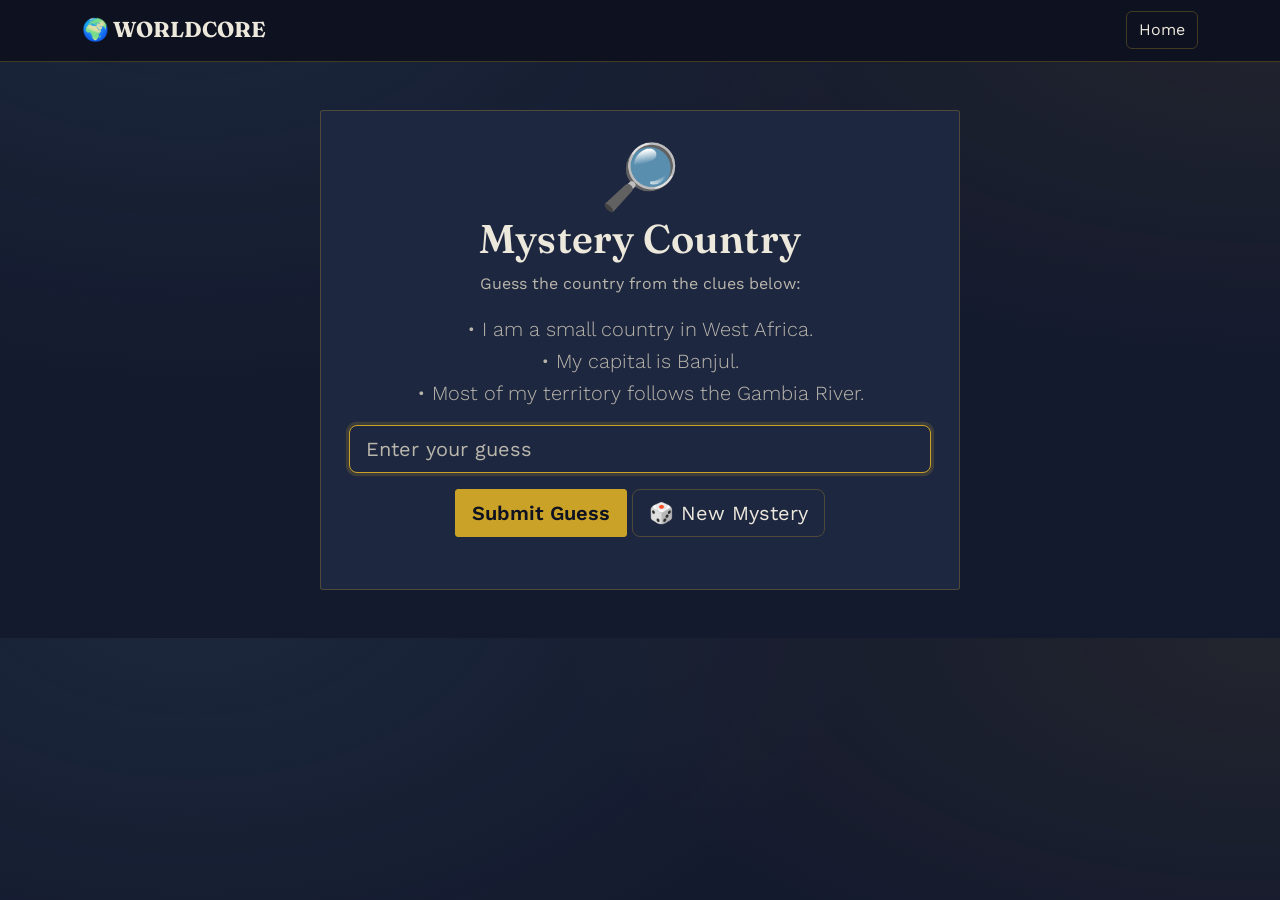
<file: mystery.html>
<!DOCTYPE html>
<html lang="en"><head><meta charset="UTF-8"><meta name="viewport" content="width=device-width, initial-scale=1"><title>Mystery Country | WORLDCORE</title><link href="https://cdn.jsdelivr.net/npm/bootstrap@5.3.3/dist/css/bootstrap.min.css" rel="stylesheet"><link rel="stylesheet" href="css/style.css"></head>
<body><nav class="navbar navbar-dark bg-dark"><div class="container"><a class="navbar-brand fw-bold" href="index.html">🌍 WORLDCORE</a><a class="btn btn-outline-light" href="index.html">Home</a></div></nav>
<main class="container py-5"><div class="mystery-card">
  <div class="display-3">🔎</div>
  <h1>Mystery Country</h1>
  <p class="text-secondary" id="progress"></p>
  <p class="lead" id="clues"></p>
  <input id="guess" class="form-control form-control-lg" placeholder="Enter your guess" autocomplete="off">
  <button id="checkBtn" onclick="check()" class="btn btn-dark btn-lg mt-3">Submit Guess</button>
  <button onclick="newMystery()" class="btn btn-outline-light btn-lg mt-3">🎲 New Mystery</button>
  <div id="answer" class="mt-4 fw-bold"></div>
</div></main>
<script>
const mysteries=[

  {name:"Japan", clues:["I am an island country in East Asia.","My capital is Tokyo.","My currency is the Yen."]},
  {name:"Bangladesh", clues:["I sit on the world's largest river delta.","My capital is Dhaka.","I am home to the Sundarbans mangrove forest."]},
  {name:"Egypt", clues:["Most of my land is desert.","A famous river runs through the heart of my country.","I am home to the Pyramids of Giza."]},
  {name:"Brazil", clues:["I am the largest country in South America.","Most of the Amazon rainforest lies within my borders.","My capital is Brasília."]},
  {name:"Australia", clues:["I am both a country and a continent.","My capital is Canberra, not my largest city.","Kangaroos and koalas are native to me."]},
  {name:"Canada", clues:["I am the second-largest country in the world by area.","My capital is Ottawa.","I share the world's longest international border with the United States."]},
  {name:"France", clues:["A famous iron tower stands in my capital.","My capital is Paris.","My currency is the Euro."]},
  {name:"India", clues:["I am home to more than a billion people.","The Taj Mahal is one of my most famous landmarks.","My capital is New Delhi."]},

  {name:"Afghanistan", clues:["I am a mountainous country in Central and South Asia.","My capital is Kabul.","The Hindu Kush mountain range crosses my land."]},
  {name:"Albania", clues:["I am a country on the Adriatic and Ionian Seas.","My capital is Tirana.","My flag features a double-headed eagle."]},
  {name:"Algeria", clues:["I am the largest country in Africa by area.","My capital is Algiers.","Much of my territory lies in the Sahara Desert."]},
  {name:"Andorra", clues:["I am a tiny country in the Pyrenees.","My capital is Andorra la Vella.","I am located between France and Spain."]},
  {name:"Angola", clues:["I am a country on Africa's southwestern coast.","My capital is Luanda.","Portuguese is my official language."]},
  {name:"Antigua and Barbuda", clues:["I am a Caribbean island country.","My capital is Saint John's.","I am made up of two main islands."]},
  {name:"Argentina", clues:["I am one of the largest countries in South America.","My capital is Buenos Aires.","I am famous for tango and the Andes."]},
  {name:"Armenia", clues:["I am a landlocked country in the South Caucasus.","My capital is Yerevan.","I was one of the earliest countries to adopt Christianity as a state religion."]},
  {name:"Austria", clues:["I am a landlocked country in Central Europe.","My capital is Vienna.","The Alps cover much of my western and central regions."]},
  {name:"Azerbaijan", clues:["I lie between Europe and Asia near the Caspian Sea.","My capital is Baku.","I am sometimes called the Land of Fire."]},

  {name:"Bahamas", clues:["I am an island country in the Atlantic Ocean.","My capital is Nassau.","I am made up of hundreds of islands and cays."]},
  {name:"Bahrain", clues:["I am a small island country in the Persian Gulf.","My capital is Manama.","I am known for my pearl-diving history and Formula 1 race."]},
  {name:"Barbados", clues:["I am an island country in the Caribbean.","My capital is Bridgetown.","I am the birthplace of Rihanna."]},
  {name:"Belarus", clues:["I am a landlocked country in Eastern Europe.","My capital is Minsk.","I share borders with Russia, Ukraine, Poland, Lithuania and Latvia."]},
  {name:"Belgium", clues:["I am a small country in Western Europe.","My capital is Brussels.","I am famous for chocolate, waffles and Belgian beer."]},
  {name:"Belize", clues:["I am the only country in Central America where English is the official language.","My capital is Belmopan.","I have part of the world's second-largest barrier reef system."]},
  {name:"Benin", clues:["I am a West African country on the Gulf of Guinea.","My capital is Porto-Novo.","The historic kingdom of Dahomey existed here."]},
  {name:"Bhutan", clues:["I am a mountainous country in the Himalayas.","My capital is Thimphu.","I measure development using Gross National Happiness."]},
  {name:"Bolivia", clues:["I am a landlocked country in South America.","My constitutional capital is Sucre.","The famous Salar de Uyuni salt flat is here."]},
  {name:"Bosnia and Herzegovina", clues:["I am a country in southeastern Europe.","My capital is Sarajevo.","The historic city of Mostar is famous for its Old Bridge."]},
  {name:"Botswana", clues:["I am a landlocked country in southern Africa.","My capital is Gaborone.","The Okavango Delta is one of my famous natural features."]},
  {name:"Brunei", clues:["I am a small country on the island of Borneo.","My capital is Bandar Seri Begawan.","My economy has historically depended heavily on oil and natural gas."]},
  {name:"Bulgaria", clues:["I am a country in southeastern Europe.","My capital is Sofia.","I have a coastline along the Black Sea."]},
  {name:"Burkina Faso", clues:["I am a landlocked country in West Africa.","My capital is Ouagadougou.","My name roughly means 'land of upright people'."]},
  {name:"Burundi", clues:["I am a small landlocked country in East Africa.","My political capital is Gitega.","Lake Tanganyika lies along my western border."]},

  {name:"Cabo Verde", clues:["I am an island country off the west coast of Africa.","My capital is Praia.","My islands are volcanic in origin."]},
  {name:"Cambodia", clues:["I am a country in mainland Southeast Asia.","My capital is Phnom Penh.","Angkor Wat is one of my most famous landmarks."]},
  {name:"Cameroon", clues:["I am a Central African country.","My capital is Yaoundé.","Mount Cameroon is one of Africa's highest volcanic mountains."]},
  {name:"Central African Republic", clues:["I am a landlocked country in Central Africa.","My capital is Bangui.","My territory is crossed by the Ubangi River."]},
  {name:"Chad", clues:["I am a landlocked country in north-central Africa.","My capital is N'Djamena.","Lake Chad is named after me."]},
  {name:"Chile", clues:["I am a long, narrow country on South America's western edge.","My capital is Santiago.","The Atacama Desert is one of the driest places on Earth."]},
  {name:"China", clues:["I have the world's largest population among countries for much of recent history.","My capital is Beijing.","The Great Wall stretches across my northern regions."]},
  {name:"Colombia", clues:["I am a country in northwestern South America.","My capital is Bogotá.","I am one of the world's major coffee-producing countries."]},
  {name:"Comoros", clues:["I am an island country in the Indian Ocean.","My capital is Moroni.","I lie between Madagascar and the African mainland."]},
  {name:"Democratic Republic of the Congo", clues:["I am one of Africa's largest countries by area.","My capital is Kinshasa.","The Congo River flows through my territory."]},
  {name:"Republic of the Congo", clues:["I am a Central African country.","My capital is Brazzaville.","My capital sits across the Congo River from Kinshasa."]},
  {name:"Costa Rica", clues:["I am a Central American country.","My capital is San José.","I am famous for rainforests, volcanoes and biodiversity."]},
  {name:"Croatia", clues:["I am a country on the Adriatic Sea.","My capital is Zagreb.","The historic city of Dubrovnik is one of my famous destinations."]},
  {name:"Cuba", clues:["I am the largest island country in the Caribbean.","My capital is Havana.","My flag has a blue, white and red design with a star."]},
  {name:"Cyprus", clues:["I am an island country in the eastern Mediterranean.","My capital is Nicosia.","I am geographically close to Turkey and the Middle East."]},
  {name:"Czechia", clues:["I am a landlocked country in Central Europe.","My capital is Prague.","Prague Castle is one of my famous landmarks."]},

  {name:"Denmark", clues:["I am a Nordic country in Northern Europe.","My capital is Copenhagen.","Greenland and the Faroe Islands are part of my Kingdom."]},
  {name:"Djibouti", clues:["I am a small country in the Horn of Africa.","My capital is Djibouti City.","I sit near the Bab el-Mandeb strait."]},
  {name:"Dominica", clues:["I am a mountainous island country in the Caribbean.","My capital is Roseau.","I am known for lush rainforests and volcanic landscapes."]},
  {name:"Dominican Republic", clues:["I share the island of Hispaniola with Haiti.","My capital is Santo Domingo.","I am one of the Caribbean's major tourism destinations."]},

  {name:"Ecuador", clues:["I am a country on South America's western coast.","My capital is Quito.","The Galápagos Islands belong to me."]},
  {name:"El Salvador", clues:["I am the smallest country in mainland Central America.","My capital is San Salvador.","I am known for many volcanoes and Pacific beaches."]},
  {name:"Equatorial Guinea", clues:["I am a Central African country.","My capital is Malabo.","I am the only Spanish-speaking country in Africa besides territories with Spanish status."]},
  {name:"Eritrea", clues:["I am a country on the Red Sea coast.","My capital is Asmara.","I became independent from Ethiopia in 1993."]},
  {name:"Estonia", clues:["I am a Baltic country in Northern Europe.","My capital is Tallinn.","I am known for advanced digital government services."]},
  {name:"Eswatini", clues:["I am a small landlocked country in southern Africa.","My capital is Mbabane.","I was formerly known as Swaziland."]},
  {name:"Ethiopia", clues:["I am a landlocked country in the Horn of Africa.","My capital is Addis Ababa.","I am famous for my ancient civilization and unique calendar."]},

  {name:"Fiji", clues:["I am an island country in the South Pacific.","My capital is Suva.","I consist of more than 300 islands."]},
  {name:"Finland", clues:["I am a Nordic country in Northern Europe.","My capital is Helsinki.","I am famous for thousands of lakes and forests."]},

  {name:"Gabon", clues:["I am a Central African country on the Atlantic coast.","My capital is Libreville.","Large areas of my territory are covered by rainforest."]},
  {name:"Gambia", clues:["I am a small country in West Africa.","My capital is Banjul.","Most of my territory follows the Gambia River."]},
  {name:"Georgia", clues:["I am a country in the Caucasus.","My capital is Tbilisi.","I have a coastline on the Black Sea."]},
  {name:"Germany", clues:["I am a major country in Central Europe.","My capital is Berlin.","The Rhine River is one of my famous waterways."]},
  {name:"Ghana", clues:["I am a West African country on the Gulf of Guinea.","My capital is Accra.","I was formerly known as the Gold Coast."]},
  {name:"Greece", clues:["I am a country in southeastern Europe.","My capital is Athens.","Ancient Greek civilization influenced much of Western culture."]},
  {name:"Grenada", clues:["I am a small Caribbean island country.","My capital is St. George's.","I am sometimes called the Spice Isle."]},
  {name:"Guatemala", clues:["I am a Central American country.","My capital is Guatemala City.","I am home to many ancient Maya sites."]},
  {name:"Guinea", clues:["I am a West African country on the Atlantic coast.","My capital is Conakry.","Mount Nimba is one of my notable natural landmarks."]},
  {name:"Guinea-Bissau", clues:["I am a small country in West Africa.","My capital is Bissau.","The Bijagós Islands are part of my territory."]},
  {name:"Guyana", clues:["I am on the northern coast of South America.","My capital is Georgetown.","English is my official language."]},

  {name:"Haiti", clues:["I occupy the western part of Hispaniola.","My capital is Port-au-Prince.","I became the world's first independent Black republic in 1804."]},
  {name:"Honduras", clues:["I am a Central American country.","My capital is Tegucigalpa.","The ancient Maya city of Copán is here."]},
  {name:"Hungary", clues:["I am a landlocked country in Central Europe.","My capital is Budapest.","The Danube River flows through my capital."]},

  {name:"Iceland", clues:["I am a Nordic island country in the North Atlantic.","My capital is Reykjavík.","I am famous for volcanoes, glaciers and geothermal activity."]},
  {name:"Indonesia", clues:["I am an enormous archipelago in Southeast Asia.","My capital is Jakarta.","I have thousands of islands and many active volcanoes."]},
  {name:"Iran", clues:["I am a country in Western Asia.","My capital is Tehran.","I was historically known as Persia."]},
  {name:"Iraq", clues:["I am a country in Western Asia.","My capital is Baghdad.","The Tigris and Euphrates rivers flow through my land."]},
  {name:"Ireland", clues:["I am an island country in northwestern Europe.","My capital is Dublin.","The shamrock is one of my famous symbols."]},
  {name:"Israel", clues:["I am a country on the eastern Mediterranean coast.","My capital is Jerusalem.","The Dead Sea lies along my eastern region."]},
  {name:"Italy", clues:["My country has a distinctive boot-like shape.","My capital is Rome.","The Colosseum is one of my most famous landmarks."]},

  {name:"Jamaica", clues:["I am an island country in the Caribbean.","My capital is Kingston.","I am strongly associated with reggae music and Bob Marley."]},
  {name:"Jordan", clues:["I am a country in the Middle East.","My capital is Amman.","The ancient city of Petra is one of my most famous landmarks."]},

  {name:"Kazakhstan", clues:["I am the world's largest landlocked country.","My capital is Astana.","I stretch across Central Asia and into Europe."]},
  {name:"Kenya", clues:["I am an East African country.","My capital is Nairobi.","The Maasai Mara and Mount Kenya are famous places here."]},
  {name:"Kiribati", clues:["I am a Pacific island country spread across a huge ocean area.","My capital is South Tarawa.","My territory is made up of low-lying atolls."]},
  {name:"Kuwait", clues:["I am a small country on the Persian Gulf.","My capital is Kuwait City.","Oil is an important part of my economy."]},
  {name:"Kyrgyzstan", clues:["I am a mountainous country in Central Asia.","My capital is Bishkek.","The Tian Shan mountains cover much of my territory."]},

  {name:"Laos", clues:["I am a landlocked country in Southeast Asia.","My capital is Vientiane.","The Mekong River runs along much of my western side."]},
  {name:"Latvia", clues:["I am one of the Baltic states.","My capital is Riga.","I have a coastline on the Baltic Sea."]},
  {name:"Lebanon", clues:["I am a small country on the eastern Mediterranean.","My capital is Beirut.","The ancient cedar tree is a symbol of my country."]},
  {name:"Lesotho", clues:["I am completely surrounded by South Africa.","My capital is Maseru.","I am a mountainous kingdom."]},
  {name:"Liberia", clues:["I am a country on the West African coast.","My capital is Monrovia.","My flag resembles the flag of the United States."]},
  {name:"Libya", clues:["I am a North African country on the Mediterranean.","My capital is Tripoli.","Much of my territory is covered by the Sahara Desert."]},
  {name:"Liechtenstein", clues:["I am a tiny landlocked country in Europe.","My capital is Vaduz.","I lie between Switzerland and Austria."]},
  {name:"Lithuania", clues:["I am the largest of the three Baltic states by area.","My capital is Vilnius.","I lie on the southeastern shore of the Baltic Sea."]},
  {name:"Luxembourg", clues:["I am a small landlocked country in Western Europe.","My capital is Luxembourg City.","I am one of Europe's smallest countries."]},

  {name:"Madagascar", clues:["I am a large island country off Africa's southeastern coast.","My capital is Antananarivo.","Lemurs are native to me."]},
  {name:"Malawi", clues:["I am a landlocked country in southeastern Africa.","My capital is Lilongwe.","Lake Malawi is one of my most famous natural features."]},
  {name:"Malaysia", clues:["I am a Southeast Asian country divided between a peninsula and Borneo.","My capital is Kuala Lumpur.","The Petronas Twin Towers are in my capital."]},
  {name:"Maldives", clues:["I am an island nation in the Indian Ocean.","My capital is Malé.","I am made up of coral atolls and famous for tropical beaches."]},
  {name:"Mali", clues:["I am a landlocked country in West Africa.","My capital is Bamako.","The ancient city of Timbuktu is within my borders."]},
  {name:"Malta", clues:["I am a small island country in the Mediterranean.","My capital is Valletta.","I lie south of Italy."]},
  {name:"Marshall Islands", clues:["I am a Pacific island country.","My capital is Majuro.","I consist mainly of atolls and small islands."]},
  {name:"Mauritania", clues:["I am a country in northwest Africa.","My capital is Nouakchott.","The Sahara Desert covers much of my territory."]},
  {name:"Mauritius", clues:["I am an island country in the Indian Ocean.","My capital is Port Louis.","I lie east of Madagascar."]},
  {name:"Mexico", clues:["I am a country in North America.","My capital is Mexico City.","Ancient civilizations such as the Maya and Aztec flourished here."]},
  {name:"Micronesia", clues:["I am a Pacific island country.","My capital is Palikir.","My official name is the Federated States of Micronesia."]},
  {name:"Moldova", clues:["I am a landlocked country in Eastern Europe.","My capital is Chișinău.","I lie between Romania and Ukraine."]},
  {name:"Monaco", clues:["I am one of the world's smallest countries.","My capital is Monaco.","I lie on the French Riviera beside the Mediterranean Sea."]},
  {name:"Mongolia", clues:["I am a landlocked country between Russia and China.","My capital is Ulaanbaatar.","The Gobi Desert lies in my southern region."]},
  {name:"Montenegro", clues:["I am a small country on the Adriatic Sea.","My capital is Podgorica.","My name means 'Black Mountain'."]},
  {name:"Morocco", clues:["I am a North African country.","My capital is Rabat.","The Atlas Mountains and Sahara Desert are found here."]},
  {name:"Mozambique", clues:["I am a southeastern African country on the Indian Ocean.","My capital is Maputo.","Portuguese is my official language."]},
  {name:"Myanmar", clues:["I am a country in Southeast Asia.","My capital is Naypyidaw.","The Irrawaddy River is one of my major waterways."]},

  {name:"Namibia", clues:["I am a country on Africa's southwestern coast.","My capital is Windhoek.","The Namib Desert is one of the world's oldest deserts."]},
  {name:"Nauru", clues:["I am one of the world's smallest countries.","I have no official capital city, although Yaren is the main administrative area.","I am a tiny island in the Pacific Ocean."]},
  {name:"Nepal", clues:["I am a landlocked country in South Asia.","My capital is Kathmandu.","Mount Everest lies along my border with China."]},
  {name:"Netherlands", clues:["I am a country in Western Europe.","My capital is Amsterdam.","A large part of my land lies at or below sea level."]},
  {name:"New Zealand", clues:["I am an island country in the southwestern Pacific.","My capital is Wellington.","The kiwi is one of my national symbols."]},
  {name:"Nicaragua", clues:["I am the largest country in Central America by area.","My capital is Managua.","Lake Nicaragua is one of my major natural features."]},
  {name:"Niger", clues:["I am a landlocked country in West Africa.","My capital is Niamey.","Much of my northern territory is part of the Sahara."]},
  {name:"Nigeria", clues:["I am the most populous country in Africa.","My capital is Abuja.","The Niger and Benue rivers meet in my territory."]},
  {name:"North Korea", clues:["I occupy the northern part of the Korean Peninsula.","My capital is Pyongyang.","I share a border with China, Russia and South Korea."]},
  {name:"North Macedonia", clues:["I am a landlocked country in southeastern Europe.","My capital is Skopje.","Lake Ohrid is one of my famous natural landmarks."]},
  {name:"Norway", clues:["I am a Nordic country famous for fjords.","My capital is Oslo.","I have a long coastline along the North Atlantic."]},

  {name:"Oman", clues:["I am a country on the southeastern Arabian Peninsula.","My capital is Muscat.","I have coastlines on the Arabian Sea and Gulf of Oman."]},

  {name:"Pakistan", clues:["I am a South Asian country.","My capital is Islamabad.","The Indus River is central to my geography and history."]},
  {name:"Palau", clues:["I am a small island country in the western Pacific.","My capital is Ngerulmud.","I am famous for the Rock Islands and marine biodiversity."]},
  {name:"Palestine", clues:["I am in the Middle East.","Ramallah serves as an important administrative center.","My territory includes the West Bank and Gaza Strip."]},
  {name:"Panama", clues:["I connect North and South America.","My capital is Panama City.","The Panama Canal crosses my country."]},
  {name:"Papua New Guinea", clues:["I occupy the eastern half of the island of New Guinea.","My capital is Port Moresby.","Hundreds of languages are spoken here."]},
  {name:"Paraguay", clues:["I am a landlocked country in South America.","My capital is Asunción.","The Paraguay River runs through my country."]},
  {name:"Peru", clues:["I am a country on South America's Pacific coast.","My capital is Lima.","Machu Picchu is one of my most famous landmarks."]},
  {name:"Philippines", clues:["I am an archipelago in Southeast Asia.","My capital is Manila.","I consist of more than 7,000 islands."]},
  {name:"Poland", clues:["I am a country in Central Europe.","My capital is Warsaw.","I have a coastline on the Baltic Sea."]},
  {name:"Portugal", clues:["I am a country on the Iberian Peninsula.","My capital is Lisbon.","I share my only land border with Spain."]},

  {name:"Qatar", clues:["I am a small peninsula country in the Persian Gulf.","My capital is Doha.","I hosted the 2022 FIFA World Cup."]},

  {name:"Romania", clues:["I am a country in southeastern Europe.","My capital is Bucharest.","The Carpathian Mountains cross my territory."]},
  {name:"Russia", clues:["I am the world's largest country by area.","My capital is Moscow.","I stretch across both Europe and Asia."]},
  {name:"Rwanda", clues:["I am a small landlocked country in East Africa.","My capital is Kigali.","I am known as the 'Land of a Thousand Hills'."]},

  {name:"Saint Kitts and Nevis", clues:["I am a two-island country in the Caribbean.","My capital is Basseterre.","I am one of the smallest countries in the Americas."]},
  {name:"Saint Lucia", clues:["I am an island country in the Caribbean.","My capital is Castries.","The Pitons are two famous volcanic peaks here."]},
  {name:"Saint Vincent and the Grenadines", clues:["I am a Caribbean island country.","My capital is Kingstown.","My country includes the island of Saint Vincent and smaller Grenadine islands."]},
  {name:"Samoa", clues:["I am a Polynesian island country in the Pacific.","My capital is Apia.","I am located northeast of Fiji."]},
  {name:"San Marino", clues:["I am one of the world's smallest countries.","My capital has the same name as my country.","I am completely surrounded by Italy."]},
  {name:"São Tomé and Príncipe", clues:["I am an island country in the Gulf of Guinea.","My capital is São Tomé.","I consist of two main islands and smaller islands."]},
  {name:"Saudi Arabia", clues:["I occupy much of the Arabian Peninsula.","My capital is Riyadh.","Mecca and Medina are two of Islam's holiest cities."]},
  {name:"Senegal", clues:["I am a West African country on the Atlantic Ocean.","My capital is Dakar.","I surround the Gambia on three sides."]},
  {name:"Serbia", clues:["I am a landlocked country in southeastern Europe.","My capital is Belgrade.","The Danube and Sava rivers meet in my capital."]},
  {name:"Seychelles", clues:["I am an island country in the Indian Ocean.","My capital is Victoria.","I consist of many islands northeast of Madagascar."]},
  {name:"Sierra Leone", clues:["I am a West African country on the Atlantic coast.","My capital is Freetown.","My name means 'Lion Mountains'."]},
  {name:"Singapore", clues:["I am a city-state in Southeast Asia.","My capital is Singapore.","I am located at the southern tip of the Malay Peninsula."]},
  {name:"Slovakia", clues:["I am a landlocked country in Central Europe.","My capital is Bratislava.","The Carpathian Mountains extend into my territory."]},
  {name:"Slovenia", clues:["I am a small country in Central Europe.","My capital is Ljubljana.","I have a short coastline on the Adriatic Sea."]},
  {name:"Solomon Islands", clues:["I am an island country in the South Pacific.","My capital is Honiara.","I lie east of Papua New Guinea."]},
  {name:"Somalia", clues:["I occupy much of the Horn of Africa.","My capital is Mogadishu.","I have one of Africa's longest coastlines."]},
  {name:"South Africa", clues:["I am at the southern tip of Africa.","I have three capital cities.","My country has coastlines on both the Atlantic and Indian Oceans."]},
  {name:"South Korea", clues:["I occupy the southern part of the Korean Peninsula.","My capital is Seoul.","I am famous for K-pop, technology and electronics."]},
  {name:"South Sudan", clues:["I am the world's newest internationally recognized country.","My capital is Juba.","I became independent from Sudan in 2011."]},
  {name:"Spain", clues:["I occupy most of the Iberian Peninsula.","My capital is Madrid.","I am famous for flamenco, football and historic cities."]},
  {name:"Sri Lanka", clues:["I am an island country south of India.","My administrative capital is Sri Jayawardenepura Kotte.","I am famous for tea plantations and ancient Buddhist sites."]},
  {name:"Sudan", clues:["I am a country in northeastern Africa.","My capital is Khartoum.","The Blue Nile and White Nile meet near my capital."]},
  {name:"Suriname", clues:["I am the smallest sovereign country in South America by area.","My capital is Paramaribo.","Dutch is my official language."]},
  {name:"Sweden", clues:["I am a Nordic country in Northern Europe.","My capital is Stockholm.","I am famous for forests, lakes and the Nobel Prize."]},
  {name:"Switzerland", clues:["I am a landlocked country in Central Europe.","My federal city is Bern.","I am famous for the Alps, watches and chocolate."]},
  {name:"Syria", clues:["I am a country in Western Asia.","My capital is Damascus.","I am home to some of the world's oldest continuously inhabited cities."]},

  {name:"Tajikistan", clues:["I am a mountainous country in Central Asia.","My capital is Dushanbe.","The Pamir Mountains occupy much of my eastern region."]},
  {name:"Tanzania", clues:["I am an East African country.","My capital is Dodoma.","Mount Kilimanjaro, Africa's highest mountain, is here."]},
  {name:"Thailand", clues:["I am a country in Southeast Asia.","My capital is Bangkok.","I am famous for temples, tropical islands and Thai cuisine."]},
  {name:"Timor-Leste", clues:["I occupy the eastern half of Timor island.","My capital is Dili.","I am one of Asia's newest countries."]},
  {name:"Togo", clues:["I am a narrow West African country.","My capital is Lomé.","I have a coastline on the Gulf of Guinea."]},
  {name:"Tonga", clues:["I am a Polynesian island country.","My capital is Nuku'alofa.","I consist of more than 150 islands, many of them uninhabited."]},
  {name:"Trinidad and Tobago", clues:["I am a two-island country in the Caribbean.","My capital is Port of Spain.","I am famous for Carnival and steelpan music."]},
  {name:"Tunisia", clues:["I am a North African country on the Mediterranean.","My capital is Tunis.","The ancient city of Carthage was located here."]},
  {name:"Turkey", clues:["I lie across Europe and Asia.","My capital is Ankara.","I control the Bosporus Strait between the Black Sea and Sea of Marmara."]},
  {name:"Turkmenistan", clues:["I am a country in Central Asia.","My capital is Ashgabat.","The Karakum Desert covers much of my territory."]},
  {name:"Tuvalu", clues:["I am one of the world's smallest countries.","My capital is Funafuti.","I am a low-lying Pacific island nation."]},

  {name:"Uganda", clues:["I am a landlocked country in East Africa.","My capital is Kampala.","The source region of the White Nile is associated with Lake Victoria here."]},
  {name:"Ukraine", clues:["I am a large country in Eastern Europe.","My capital is Kyiv.","I have a coastline along the Black Sea."]},
  {name:"United Arab Emirates", clues:["I am a federation of seven emirates.","My capital is Abu Dhabi.","Dubai is one of my most famous cities."]},
  {name:"United Kingdom", clues:["I am an island country in northwestern Europe.","My capital is London.","I am made up of England, Scotland, Wales and Northern Ireland."]},
  {name:"United States", clues:["I am a country in North America.","My capital is Washington, D.C.","I have 50 states."]},
  {name:"Uruguay", clues:["I am a small country in southeastern South America.","My capital is Montevideo.","I lie between Argentina and Brazil."]},
  {name:"Uzbekistan", clues:["I am a landlocked country in Central Asia.","My capital is Tashkent.","I am one of only two doubly landlocked countries in the world."]},

  {name:"Vanuatu", clues:["I am an island country in the South Pacific.","My capital is Port Vila.","I am an archipelago made up of more than 80 islands."]},
  {name:"Vatican City", clues:["I am the world's smallest independent state by area and population.","I am located inside Rome.","I am the headquarters of the Catholic Church."]},
  {name:"Venezuela", clues:["I am a country on the northern coast of South America.","My capital is Caracas.","Angel Falls, the world's highest uninterrupted waterfall, is here."]},
  {name:"Vietnam", clues:["I am a country in Southeast Asia.","My capital is Hanoi.","My coastline stretches along the South China Sea."]},

  {name:"Yemen", clues:["I am a country on the southern Arabian Peninsula.","My capital is Sana'a.","I have a coastline along the Red Sea and Arabian Sea."]},

  {name:"Zambia", clues:["I am a landlocked country in southern Africa.","My capital is Lusaka.","Victoria Falls lies on my border with Zimbabwe."]},
  {name:"Zimbabwe", clues:["I am a landlocked country in southern Africa.","My capital is Harare.","Victoria Falls lies on my border with Zambia."]}

];

let current, tries, locked = false;

function newMystery(){
  current = mysteries[Math.floor(Math.random()*mysteries.length)];
  tries = 0;
  locked = false;
  guess.disabled = false;
  checkBtn.disabled = false;
  progress.textContent = "Guess the country from the clues below:";
  clues.innerHTML = current.clues.map(c => `• ${c}`).join("<br>");
  answer.textContent = "";
  answer.className = "mt-4 fw-bold";
  guess.value = "";
  guess.focus();
}

function check(){
  if (locked) return; // ignore any attempt after the answer is revealed

  let g = guess.value.trim().toLowerCase();
  tries++;

  if (g === current.name.toLowerCase()) {
    answer.textContent = "🎉 Correct! The answer was " + current.name + ".";
    answer.className = "mt-4 fw-bold correct";
    lockInput();
  } else if (tries >= 3) {
    answer.textContent = `Not quite — the answer was ${current.name}. Try a new mystery!`;
    answer.className = "mt-4 fw-bold incorrect";
    lockInput();
  } else {
    answer.textContent = "Not quite. Try again!";
    answer.className = "mt-4 fw-bold incorrect";
  }
}

function lockInput(){
  locked = true;
  guess.disabled = true;
  checkBtn.disabled = true;
}

newMystery(); // start the first round automatically
</script></body></html>
</file>
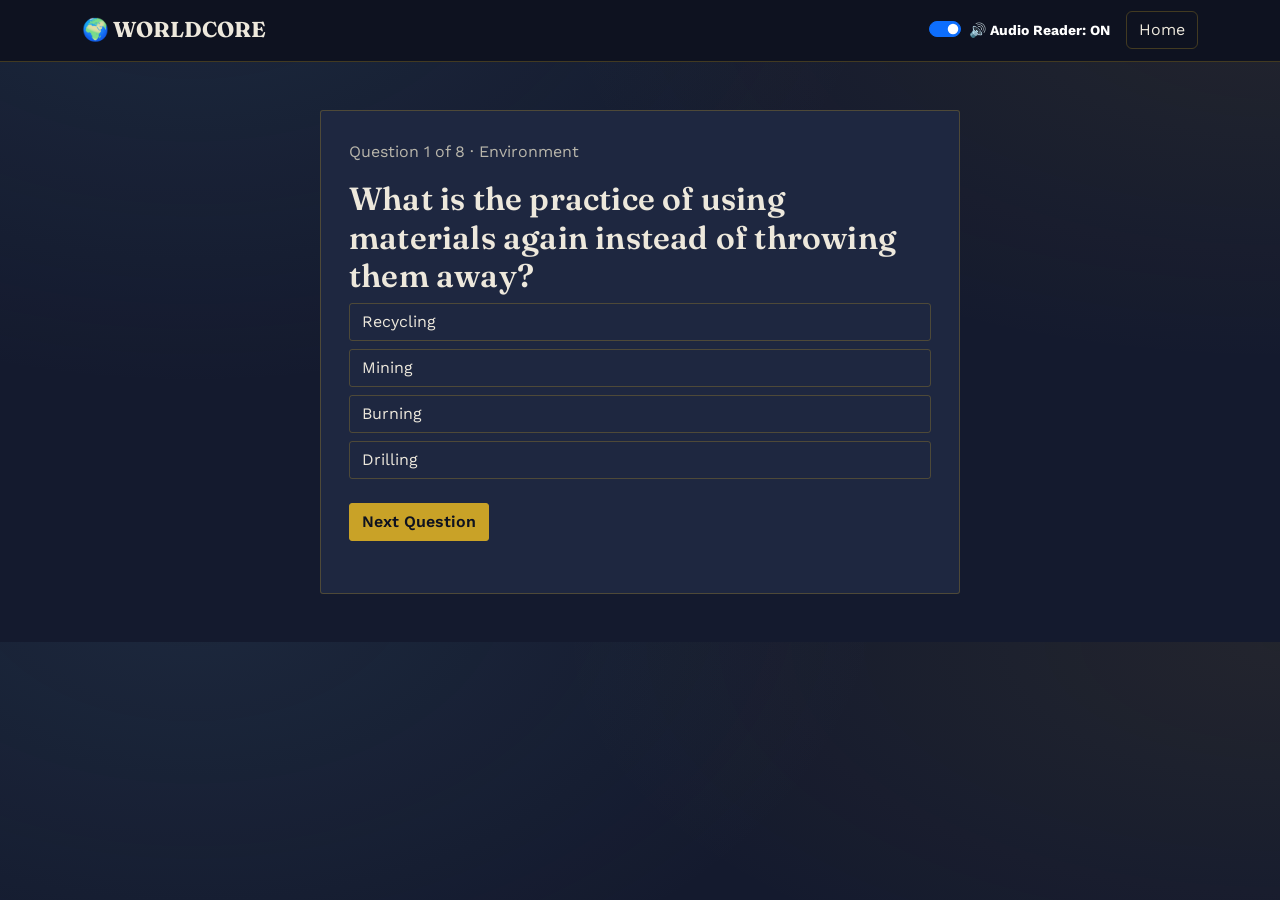
<file: quiz.html>
<!DOCTYPE html>
<html lang="en"><head><meta charset="UTF-8"><meta name="viewport" content="width=device-width, initial-scale=1"><title>Quiz | WORLDCORE</title>
<link href="https://cdn.jsdelivr.net/npm/bootstrap@5.3.3/dist/css/bootstrap.min.css" rel="stylesheet">
<link rel="stylesheet" href="css/style.css">
<style>
  body.tts-enabled .quiz-card [data-speak] { cursor: help; }
</style>
</head>
<body>
<nav class="navbar navbar-dark bg-dark">
  <div class="container">
    <a class="navbar-brand fw-bold" href="index.html">🌍 WORLDCORE</a>
    <div class="d-flex align-items-center gap-3 ms-auto">
      <div class="form-check form-switch text-white m-0">
        <input class="form-check-input" type="checkbox" id="ttsToggle" checked>
        <label class="form-check-label small fw-bold" for="ttsToggle" id="ttsLabel">🔊 Audio Reader: ON</label>
      </div>
      <a class="btn btn-outline-light" href="index.html">Home</a>
    </div>
  </div>
</nav>

<main class="container py-5">
  <div class="quiz-card">
    <div id="quiz"></div>
    <button id="next" class="btn btn-dark mt-3" data-speak="Next question">Next Question</button>
    <h3 id="score" class="mt-4"></h3>
  </div>
</main>

<script>
const bank=[

  // GEOGRAPHY
  ["Geography","What is the capital of Japan?",["Tokyo","Kyoto","Osaka","Sapporo"],0],
  ["Geography","Which continent is Brazil in?",["Europe","Africa","South America","Asia"],2],
  ["Geography","What is the capital of Bangladesh?",["Chattogram","Dhaka","Sylhet","Rajshahi"],1],
  ["Geography","Which country uses the Yen?",["France","Japan","Brazil","Canada"],1],
  ["Geography","Which is the largest country in the world by area?",["Canada","United States","China","Russia"],3],
  ["Geography","The Sundarbans mangrove forest is shared between Bangladesh and which other country?",["Nepal","India","Myanmar","Bhutan"],1],
  ["Geography","What is the capital of France?",["Madrid","Paris","Rome","Berlin"],1],
  ["Geography","Which country is known as the Land of the Rising Sun?",["China","Japan","South Korea","Thailand"],1],
  ["Geography","What is the largest continent?",["Africa","Asia","Europe","North America"],1],
  ["Geography","Which is the smallest continent?",["Europe","Australia","South America","Antarctica"],1],
  ["Geography","What is the capital of Australia?",["Sydney","Melbourne","Canberra","Perth"],2],
  ["Geography","Which country has the largest population in the world?",["India","China","United States","Russia"],0],
  ["Geography","What is the capital of Canada?",["Toronto","Vancouver","Ottawa","Montreal"],2],
  ["Geography","Which ocean is the largest?",["Atlantic Ocean","Indian Ocean","Pacific Ocean","Arctic Ocean"],2],
  ["Geography","Mount Everest is located in which mountain range?",["Andes","Alps","Himalayas","Rockies"],2],
  ["Geography","Which desert is the largest hot desert in the world?",["Gobi","Sahara","Kalahari","Arabian"],1],
  ["Geography","What is the capital of Italy?",["Milan","Venice","Rome","Naples"],2],
  ["Geography","Which country is shaped like a boot?",["Greece","Italy","Spain","Portugal"],1],
  ["Geography","Which country has the city of Cairo as its capital?",["Egypt","Morocco","Sudan","Libya"],0],
  ["Geography","What is the capital of China?",["Shanghai","Beijing","Hong Kong","Guangzhou"],1],
  ["Geography","Which river flows through Egypt?",["Amazon","Nile","Danube","Ganges"],1],
  ["Geography","Which country is famous for the city of Istanbul?",["Greece","Türkiye","Iran","Iraq"],1],
  ["Geography","What is the capital of South Korea?",["Busan","Seoul","Incheon","Daegu"],1],
  ["Geography","Which country has the city of Barcelona?",["Portugal","Spain","Italy","France"],1],
  ["Geography","Which is the longest mountain range on land?",["Himalayas","Andes","Rockies","Alps"],1],

  // HISTORY
  ["History","In which year did Bangladesh gain independence?",["1947","1965","1971","1980"],2],
  ["History","Which empire was Egypt part of before British influence in the modern era?",["Roman Empire","Ottoman Empire","Mongol Empire","Aztec Empire"],1],
  ["History","In which year did the United States declare independence?",["1776","1812","1865","1901"],0],
  ["History","Who was the first person to walk on the Moon?",["Yuri Gagarin","Neil Armstrong","Buzz Aldrin","Michael Collins"],1],
  ["History","Which ancient civilization built the pyramids of Giza?",["Romans","Greeks","Ancient Egyptians","Vikings"],2],
  ["History","Who was the first President of the United States?",["Abraham Lincoln","George Washington","Thomas Jefferson","John Adams"],1],
  ["History","The Great Wall is located in which country?",["Japan","China","India","Mongolia"],1],
  ["History","Which famous ship sank in 1912?",["Titanic","Mayflower","Santa Maria","Endeavour"],0],
  ["History","Who was known as the 'Mahatma'?",["Jawaharlal Nehru","Mahatma Gandhi","Subhas Chandra Bose","Muhammad Ali Jinnah"],1],
  ["History","Which civilization developed democracy in Athens?",["Roman","Greek","Egyptian","Persian"],1],
  ["History","Who was the first emperor of the Roman Empire?",["Julius Caesar","Augustus","Nero","Constantine"],1],
  ["History","The Renaissance began in which country?",["France","Italy","Germany","Spain"],1],
  ["History","Which ancient city was buried by Mount Vesuvius?",["Pompeii","Athens","Sparta","Carthage"],0],
  ["History","Who discovered penicillin?",["Isaac Newton","Alexander Fleming","Louis Pasteur","Albert Einstein"],1],
  ["History","Which event began in 1789 in France?",["Industrial Revolution","French Revolution","American Civil War","Renaissance"],1],

  // CULTURE
  ["Culture","Which festival marks the Bengali New Year?",["Diwali","Eid al-Fitr","Pohela Boishakh","Hanami"],2],
  ["Culture","Samba and bossa nova are music styles most associated with which country?",["Brazil","Portugal","Mexico","Spain"],0],
  ["Culture","Which instrument has black and white keys?",["Guitar","Violin","Piano","Flute"],2],
  ["Culture","Which country is famous for the traditional dance Flamenco?",["Spain","Italy","France","Greece"],0],
  ["Culture","Kimchi is a traditional food associated with which country?",["Japan","China","South Korea","Thailand"],2],
  ["Culture","Which country is famous for sushi?",["Japan","Vietnam","India","Indonesia"],0],
  ["Culture","What is the traditional clothing worn by many Japanese people called?",["Kimono","Sari","Hanbok","Kilt"],0],
  ["Culture","Which sport is strongly associated with Brazil?",["Cricket","Football","Ice Hockey","Baseball"],1],
  ["Culture","Which country is famous for the traditional Scottish kilt?",["Ireland","Scotland","Wales","Norway"],1],
  ["Culture","What is the traditional Korean dress called?",["Kimono","Hanbok","Sari","Ao Dai"],1],

  // SCIENCE
  ["Science","Which river forms the world's largest delta together with the Brahmaputra and Meghna?",["Nile","Amazon","Ganges","Yangtze"],2],
  ["Science","The Bengal tiger's largest remaining habitat is found in which ecosystem?",["Savanna","Mangrove forest","Tundra","Desert"],1],
  ["Science","What is the chemical formula for water?",["CO2","H2O","O2","NaCl"],1],
  ["Science","Which planet is known as the Red Planet?",["Venus","Mars","Jupiter","Mercury"],1],
  ["Science","What is the closest star to Earth?",["Sirius","The Sun","Polaris","Alpha Centauri"],1],
  ["Science","Which gas do humans need to breathe?",["Carbon dioxide","Oxygen","Hydrogen","Helium"],1],
  ["Science","What force pulls objects toward Earth?",["Magnetism","Friction","Gravity","Electricity"],2],
  ["Science","What is the largest organ of the human body?",["Heart","Brain","Skin","Liver"],2],
  ["Science","Which part of a plant absorbs most water from the soil?",["Flower","Roots","Fruit","Stem"],1],
  ["Science","What is the center of an atom called?",["Electron","Nucleus","Proton","Shell"],1],
  ["Science","Which blood cells help fight infections?",["Red blood cells","White blood cells","Platelets","Plasma"],1],
  ["Science","What is the boiling point of water at sea level?",["50°C","75°C","100°C","150°C"],2],
  ["Science","Which vitamin is produced by the skin when exposed to sunlight?",["Vitamin A","Vitamin B","Vitamin C","Vitamin D"],3],
  ["Science","What is the process by which plants make food using sunlight?",["Respiration","Photosynthesis","Digestion","Fermentation"],1],
  ["Science","Which organ pumps blood around the human body?",["Lungs","Brain","Heart","Kidneys"],2],

  // SPACE
  ["Space","How many planets are in our Solar System?",["7","8","9","10"],1],
  ["Space","Which is the largest planet in our Solar System?",["Earth","Saturn","Jupiter","Neptune"],2],
  ["Space","Which planet is closest to the Sun?",["Venus","Earth","Mercury","Mars"],2],
  ["Space","Which planet is famous for its rings?",["Mars","Saturn","Venus","Mercury"],1],
  ["Space","What is Earth's natural satellite?",["The Sun","The Moon","Mars","Venus"],1],
  ["Space","Which planet is known for having a large red storm called the Great Red Spot?",["Jupiter","Saturn","Neptune","Uranus"],0],
  ["Space","What galaxy contains our Solar System?",["Andromeda","Milky Way","Whirlpool","Sombrero"],1],
  ["Space","Who was the first human in space?",["Neil Armstrong","Yuri Gagarin","Buzz Aldrin","Alan Shepard"],1],
  ["Space","What is a group of stars forming a recognizable pattern called?",["Galaxy","Constellation","Asteroid","Nebula"],1],
  ["Space","Which planet is sometimes called Earth's sister planet?",["Mars","Venus","Jupiter","Neptune"],1],

  // TECHNOLOGY
  ["Technology","What does CPU stand for?",["Central Processing Unit","Computer Personal Unit","Central Program Utility","Core Processing User"],0],
  ["Technology","Which language is mainly used to structure webpages?",["Python","HTML","C++","SQL"],1],
  ["Technology","Which language is commonly used to add interactivity to webpages?",["JavaScript","HTML","CSS","XML"],0],
  ["Technology","What does CSS stand for?",["Computer Style System","Cascading Style Sheets","Creative System Software","Code Styling Syntax"],1],
  ["Technology","Which company developed the Android operating system?",["Microsoft","Google","Apple","IBM"],1],
  ["Technology","What does AI stand for?",["Automated Internet","Artificial Intelligence","Advanced Interface","Applied Information"],1],
  ["Technology","Which device is commonly used to store files permanently?",["RAM","SSD","CPU","GPU"],1],
  ["Technology","What does URL stand for?",["Universal Resource Locator","Uniform Resource Locator","User Reference Link","Universal Routing Link"],1],
  ["Technology","Which technology is commonly used to connect devices wirelessly over short distances?",["Bluetooth","Ethernet","HDMI","USB"],0],
  ["Technology","What does USB stand for?",["Universal Serial Bus","United System Board","Universal Storage Base","User Service Bus"],0],

  // ENVIRONMENT
  ["Environment","Which gas is a major contributor to the greenhouse effect?",["Oxygen","Carbon dioxide","Helium","Neon"],1],
  ["Environment","What is the process of planting trees to restore forests called?",["Deforestation","Reforestation","Urbanization","Irrigation"],1],
  ["Environment","Which ecosystem is characterized by very little rainfall?",["Rainforest","Desert","Wetland","Tundra"],1],
  ["Environment","What is the main source of energy for Earth?",["The Moon","The Sun","Volcanoes","Wind"],1],
  ["Environment","Which layer protects Earth from much of the Sun's harmful ultraviolet radiation?",["Troposphere","Ozone layer","Core","Mantle"],1],
  ["Environment","Which renewable energy source uses moving air?",["Solar","Wind","Geothermal","Hydroelectric"],1],
  ["Environment","Which renewable energy source uses sunlight?",["Solar energy","Coal","Natural gas","Oil"],0],
  ["Environment","What is the practice of using materials again instead of throwing them away?",["Recycling","Mining","Burning","Drilling"],0],
  ["Environment","Which animal is commonly associated with the Arctic?",["Penguin","Polar bear","Kangaroo","Tiger"],1],
  ["Environment","Which ecosystem is especially important for absorbing carbon and supporting marine life?",["Coral reef","Desert","Tundra","Grassland"],0],

  // GENERAL KNOWLEDGE
  ["General Knowledge","How many days are there in a leap year?",["365","366","364","367"],1],
  ["General Knowledge","How many continents are commonly recognized?",["5","6","7","8"],2],
  ["General Knowledge","How many sides does a hexagon have?",["5","6","7","8"],1],
  ["General Knowledge","Which is the largest ocean?",["Atlantic","Indian","Pacific","Arctic"],2],
  ["General Knowledge","What is the currency of the United Kingdom?",["Euro","Dollar","Pound sterling","Franc"],2],
  ["General Knowledge","Which language has the most native speakers in the world?",["English","Spanish","Mandarin Chinese","French"],2],
  ["General Knowledge","What is the fastest land animal?",["Lion","Cheetah","Horse","Tiger"],1],
  ["General Knowledge","Which animal is known as the largest living land animal?",["Elephant","Giraffe","Hippopotamus","Rhinoceros"],0],
  ["General Knowledge","How many colors are traditionally listed in a rainbow?",["5","6","7","8"],2],
  ["General Knowledge","Which metal is represented by the chemical symbol Au?",["Silver","Gold","Copper","Iron"],1],
  ["General Knowledge","What is the hardest natural substance?",["Iron","Diamond","Quartz","Granite"],1],
  ["General Knowledge","Which bird is often associated with peace?",["Eagle","Dove","Crow","Falcon"],1],
  ["General Knowledge","What is the largest mammal on Earth?",["Elephant","Blue whale","Giraffe","Orca"],1],
  ["General Knowledge","Which chess piece can move in an L-shape?",["Bishop","Rook","Knight","Queen"],2],
  ["General Knowledge","How many squares are there on a standard chessboard?",["32","48","64","81"],2],
  ["General Knowledge","Which sport uses a bat, ball and wickets?",["Football","Cricket","Tennis","Basketball"],1],
  ["General Knowledge","How many players are on the field for one football team during normal play?",["9","10","11","12"],2]
];

function shuffle(arr){ return arr.map(v=>[Math.random(),v]).sort((a,b)=>a[0]-b[0]).map(v=>v[1]); }
const q=shuffle(bank).slice(0,8);
let i=0,score=0,answered=false;

const quiz=document.getElementById("quiz");
const next=document.getElementById("next");
const scoreBox=document.getElementById("score");

// --- Audio Reader (text-to-speech) ---
const ttsToggle=document.getElementById("ttsToggle");
const ttsLabel=document.getElementById("ttsLabel");
const synth="speechSynthesis" in window ? window.speechSynthesis : null;

if(!synth){
  ttsToggle.checked=false;
  ttsToggle.disabled=true;
  ttsLabel.textContent="🔇 Audio Reader: not supported";
}
const ttsOn=()=>!!synth && ttsToggle.checked;

function syncTts(){
  document.body.classList.toggle("tts-enabled",ttsOn());
  if(synth && !ttsToggle.disabled){
    ttsLabel.textContent=ttsOn()?"🔊 Audio Reader: ON":"🔇 Audio Reader: OFF";
  }
  if(synth && !ttsOn()) synth.cancel();
}
ttsToggle.addEventListener("change",syncTts);
syncTts();

function speak(text){
  if(!ttsOn()||!text) return;
  synth.cancel();
  const u=new SpeechSynthesisUtterance(text);
  u.lang="en-US";
  synth.speak(u);
}

// Delegated listeners on the card survive re-rendering between questions
const card=document.querySelector(".quiz-card");
card.addEventListener("mouseover",e=>{
  const el=e.target.closest("[data-speak]");
  if(el && !el.contains(e.relatedTarget)) speak(el.dataset.speak);
});
card.addEventListener("focusin",e=>{
  const el=e.target.closest("[data-speak]");
  if(el) speak(el.dataset.speak);
});
window.addEventListener("beforeunload",()=>synth&&synth.cancel());

// --- Quiz ---
function show(){
  answered=false;
  const x=q[i];
  quiz.innerHTML=`<p class="text-secondary">Question ${i+1} of ${q.length} · ${x[0]}</p>
    <h2 data-speak="${x[1]}">${x[1]}</h2>
    ${x[2].map((o,n)=>`<button class="answer btn btn-outline-dark d-block w-100 text-start my-2" data-n="${n}" data-speak="${o}">${o}</button>`).join("")}`;
  speak(`Question ${i+1} of ${q.length}. ${x[1]}`);
  document.querySelectorAll(".answer").forEach(b=>b.onclick=()=>{
    if(answered)return;
    answered=true;
    if(+b.dataset.n===x[3]){
      score++;
      b.classList.add("border-success");
      scoreEl();
      speak("Correct!");
    } else {
      b.classList.add("border-danger");
      document.querySelectorAll(".answer")[x[3]].classList.add("border-success");
      scoreEl();
      speak(`Incorrect. The correct answer is ${x[2][x[3]]}.`);
    }
  });
}

function scoreEl(){
  const t=`Score: ${score}/${q.length}`;
  scoreBox.textContent=t;
  scoreBox.dataset.speak=`Your score is ${score} out of ${q.length}.`;
}

next.onclick=()=>{
  i++;
  if(i<q.length) show();
  else {
    const msg=`Quiz complete! You scored ${score} out of ${q.length}.`;
    quiz.innerHTML=`<div data-speak="${msg}"><h1>🎉 Quiz Complete!</h1><p class="lead">You scored <b>${score}/${q.length}</b>.</p></div><button class="btn btn-dark" data-speak="Try again" onclick="location.reload()">Try Again</button>`;
    next.style.display="none";
    scoreEl();
    speak(msg);
  }
};

show();
</script>
</body></html>
</file>
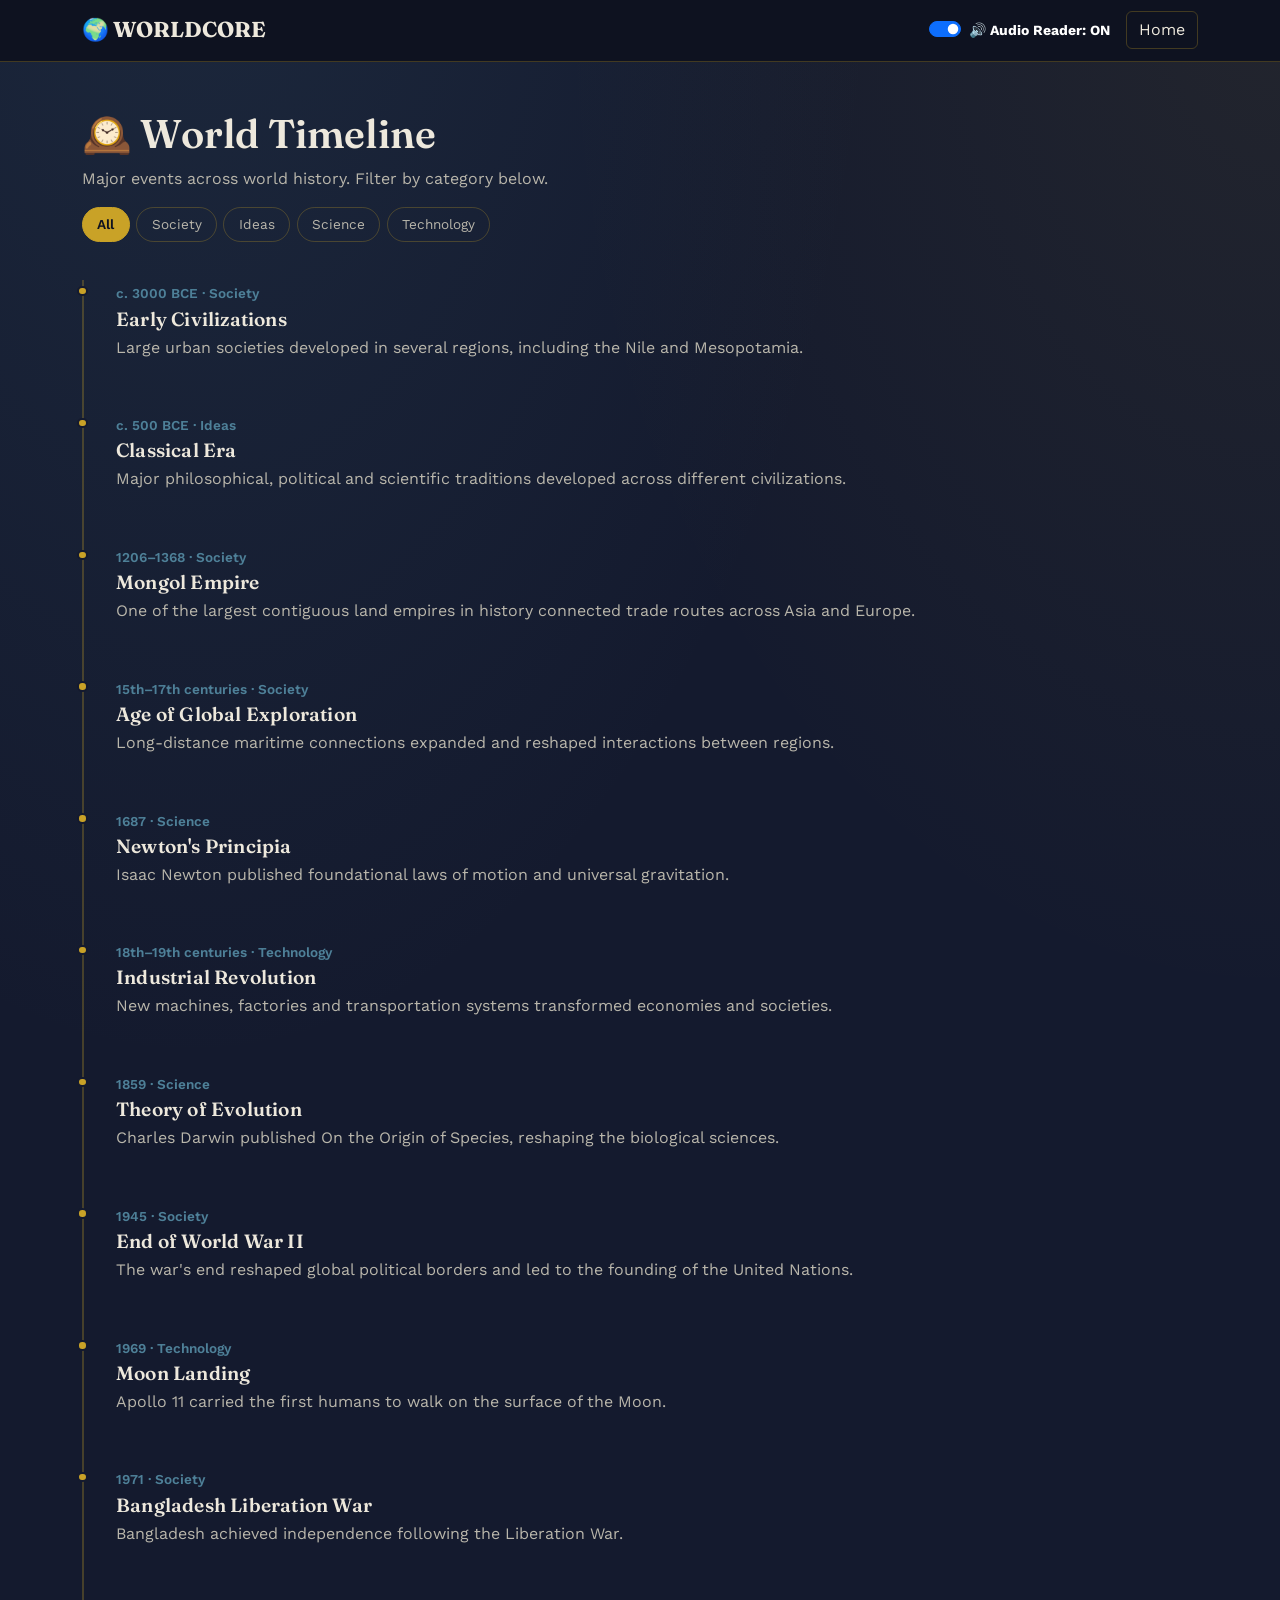
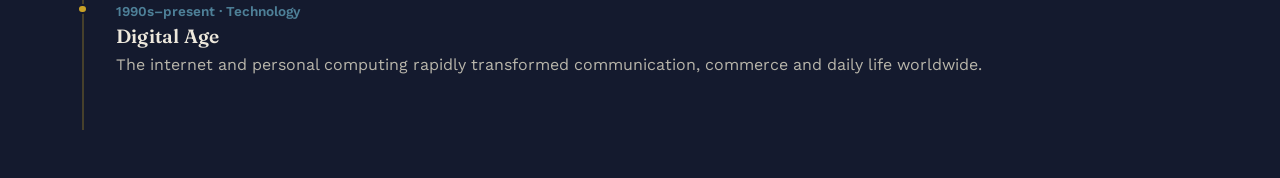
<file: timeline.html>
<!DOCTYPE html>
<html lang="en"><head><meta charset="UTF-8"><meta name="viewport" content="width=device-width, initial-scale=1"><title>Timeline | WORLDCORE</title>
<link href="https://cdn.jsdelivr.net/npm/bootstrap@5.3.3/dist/css/bootstrap.min.css" rel="stylesheet">
<link rel="stylesheet" href="css/style.css">
<style>
  body.tts-enabled [data-speak] { cursor: help; }
</style>
</head>
<body>
<nav class="navbar navbar-dark bg-dark">
  <div class="container">
    <a class="navbar-brand fw-bold" href="index.html">🌍 WORLDCORE</a>
    <div class="d-flex align-items-center gap-3 ms-auto">
      <div class="form-check form-switch text-white m-0">
        <input class="form-check-input" type="checkbox" id="ttsToggle" checked>
        <label class="form-check-label small fw-bold" for="ttsToggle" id="ttsLabel">🔊 Audio Reader: ON</label>
      </div>
      <a class="btn btn-outline-light" href="index.html">Home</a>
    </div>
  </div>
</nav>

<main class="container py-5">
  <h1>🕰️ World Timeline</h1>
  <p class="text-secondary">Major events across world history. Filter by category below.</p>
  <div id="filters"></div>
  <div class="timeline" id="timeline"></div>
</main>

<script>
const events=[
  {era:"c. 3000 BCE", title:"Early Civilizations", cat:"Society", text:"Large urban societies developed in several regions, including the Nile and Mesopotamia."},
  {era:"c. 500 BCE", title:"Classical Era", cat:"Ideas", text:"Major philosophical, political and scientific traditions developed across different civilizations."},
  {era:"1206–1368", title:"Mongol Empire", cat:"Society", text:"One of the largest contiguous land empires in history connected trade routes across Asia and Europe."},
  {era:"15th–17th centuries", title:"Age of Global Exploration", cat:"Society", text:"Long-distance maritime connections expanded and reshaped interactions between regions."},
  {era:"1687", title:"Newton's Principia", cat:"Science", text:"Isaac Newton published foundational laws of motion and universal gravitation."},
  {era:"18th–19th centuries", title:"Industrial Revolution", cat:"Technology", text:"New machines, factories and transportation systems transformed economies and societies."},
  {era:"1859", title:"Theory of Evolution", cat:"Science", text:"Charles Darwin published On the Origin of Species, reshaping the biological sciences."},
  {era:"1945", title:"End of World War II", cat:"Society", text:"The war's end reshaped global political borders and led to the founding of the United Nations."},
  {era:"1969", title:"Moon Landing", cat:"Technology", text:"Apollo 11 carried the first humans to walk on the surface of the Moon."},
  {era:"1971", title:"Bangladesh Liberation War", cat:"Society", text:"Bangladesh achieved independence following the Liberation War."},
  {era:"1990s–present", title:"Digital Age", cat:"Technology", text:"The internet and personal computing rapidly transformed communication, commerce and daily life worldwide."}
];

const filters=document.getElementById("filters");
const timeline=document.getElementById("timeline");
const cats=["All",...new Set(events.map(e=>e.cat))];

filters.innerHTML = cats.map(c=>
  `<span class="chip${c==="All"?" active":""}" data-cat="${c}" role="button" tabindex="0" data-speak="Filter: ${c === "All" ? "show all events" : c}">${c}</span>`
).join("");

function render(cat){
  const list = cat==="All" ? events : events.filter(e=>e.cat===cat);
  timeline.innerHTML = list.map(e=>
    `<div tabindex="0" data-speak="${e.era}. ${e.title}. Category: ${e.cat}. ${e.text}"><span>${e.era} · ${e.cat}</span><h3>${e.title}</h3><p>${e.text}</p></div>`
  ).join("");
}

function selectChip(chip){
  document.querySelectorAll(".chip").forEach(c=>c.classList.remove("active"));
  chip.classList.add("active");
  render(chip.dataset.cat);
}

document.querySelectorAll(".chip").forEach(chip=>{
  chip.onclick=()=>selectChip(chip);
  chip.onkeydown=e=>{
    if(e.key==="Enter"||e.key===" "){ e.preventDefault(); selectChip(chip); }
  };
});

render("All");

// --- Audio Reader (text-to-speech) ---
const ttsToggle=document.getElementById("ttsToggle");
const ttsLabel=document.getElementById("ttsLabel");
const synth="speechSynthesis" in window ? window.speechSynthesis : null;

if(!synth){
  ttsToggle.checked=false;
  ttsToggle.disabled=true;
  ttsLabel.textContent="🔇 Audio Reader: not supported";
}
const ttsOn=()=>!!synth && ttsToggle.checked;

function syncTts(){
  document.body.classList.toggle("tts-enabled",ttsOn());
  if(synth && !ttsToggle.disabled){
    ttsLabel.textContent=ttsOn()?"🔊 Audio Reader: ON":"🔇 Audio Reader: OFF";
  }
  if(synth && !ttsOn()) synth.cancel();
}
ttsToggle.addEventListener("change",syncTts);
syncTts();

function speak(text){
  if(!ttsOn()||!text) return;
  synth.cancel();
  const u=new SpeechSynthesisUtterance(text);
  u.lang="en-US";
  synth.speak(u);
}

// Delegated listeners on <main> survive re-rendering when a filter is chosen
const main=document.querySelector("main");
main.addEventListener("mouseover",e=>{
  const el=e.target.closest("[data-speak]");
  if(el && !el.contains(e.relatedTarget)) speak(el.dataset.speak);
});
main.addEventListener("mouseout",e=>{
  const el=e.target.closest("[data-speak]");
  if(el && !el.contains(e.relatedTarget) && ttsOn()) synth.cancel();
});
main.addEventListener("focusin",e=>{
  const el=e.target.closest("[data-speak]");
  if(el) speak(el.dataset.speak);
});
window.addEventListener("beforeunload",()=>synth&&synth.cancel());
</script>
</body></html>
</file>
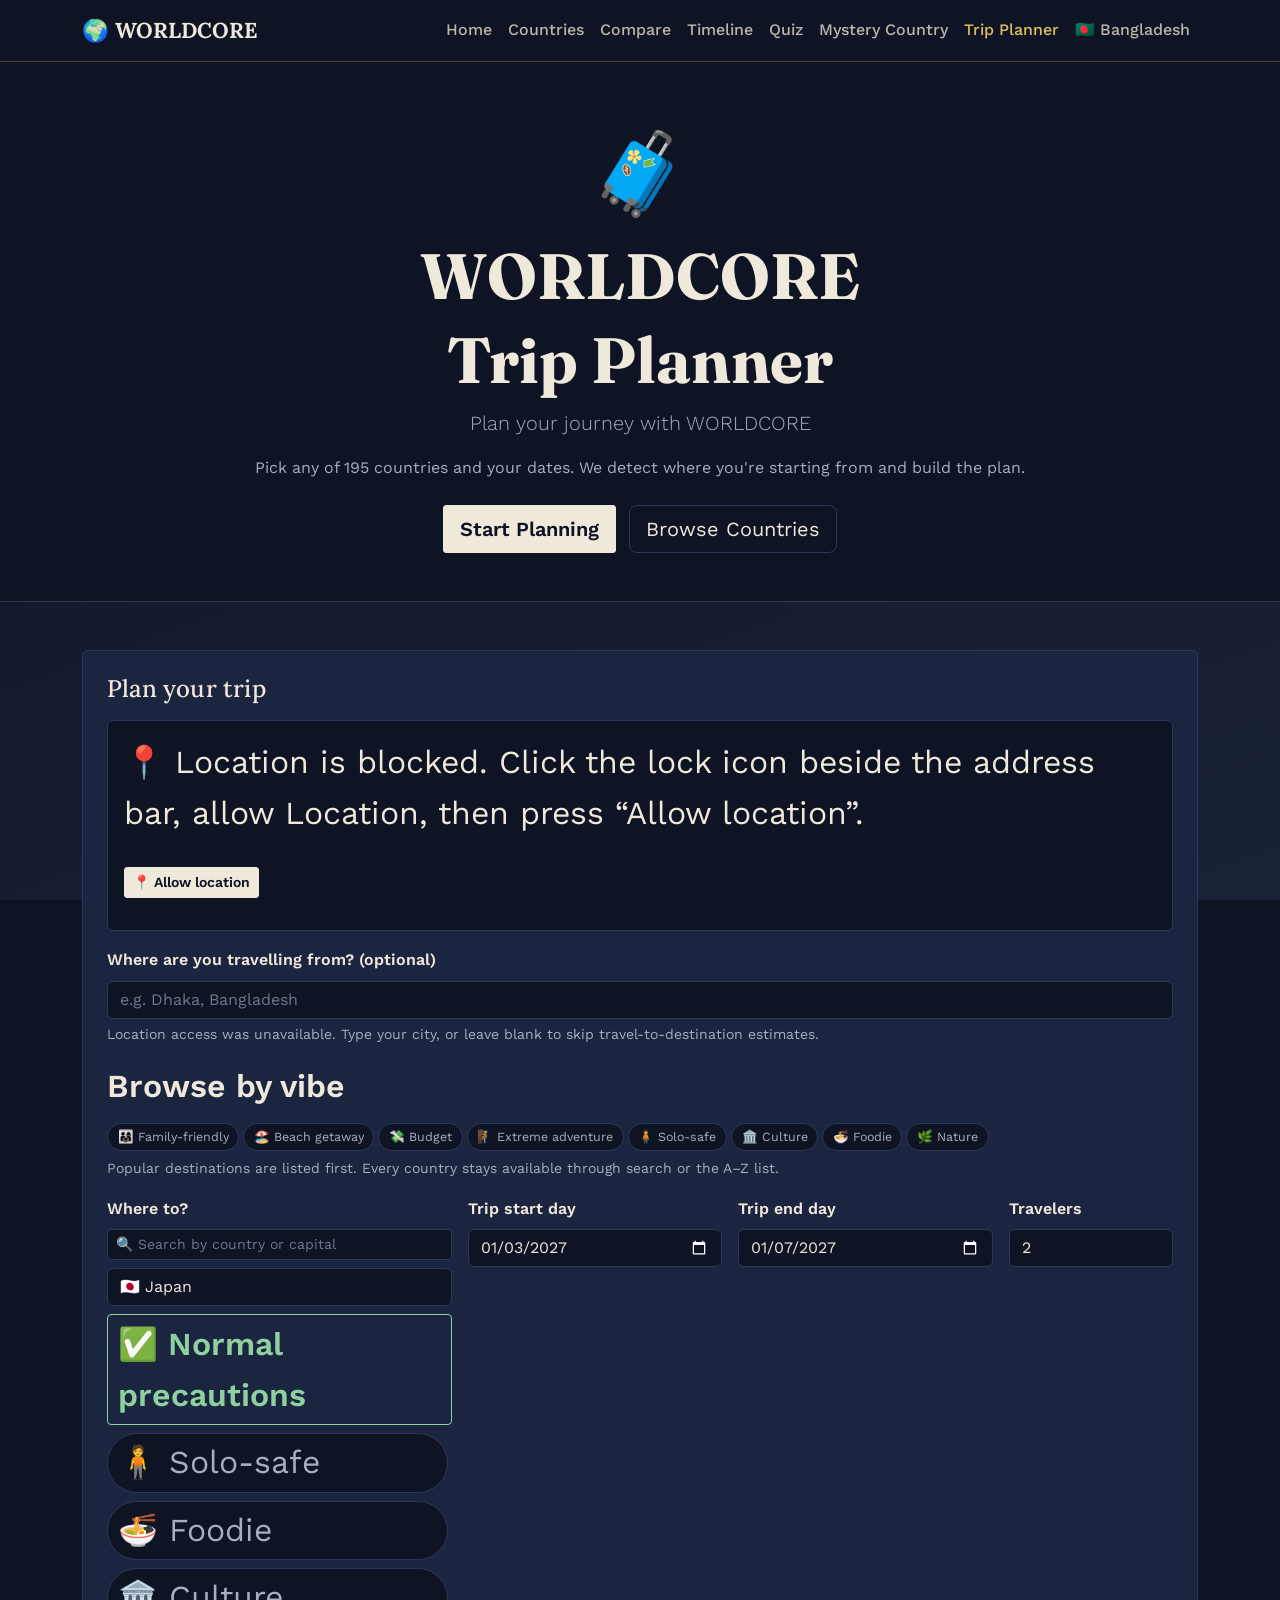
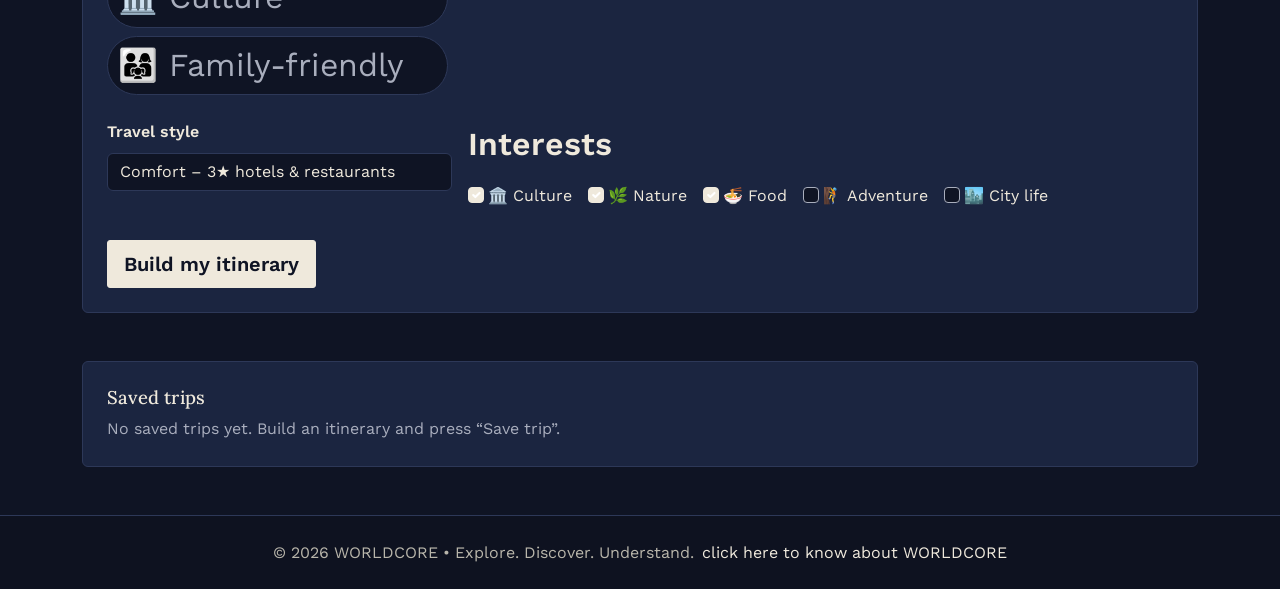
<file: tripplanner.html>
<!DOCTYPE html>
<html lang="en" data-bs-theme="dark">
<head>
<meta charset="UTF-8">
<meta name="viewport" content="width=device-width, initial-scale=1.0">
<title>WORLDCORE | Trip Planner</title>
<link href="https://cdn.jsdelivr.net/npm/bootstrap@5.3.3/dist/css/bootstrap.min.css" rel="stylesheet">
<link rel="preconnect" href="https://fonts.googleapis.com">
<link href="https://fonts.googleapis.com/css2?family=Lora:wght@600;700&family=Work+Sans:wght@400;500;600&display=swap" rel="stylesheet">
<link rel="stylesheet" href="css/style.css">
<style>
/* WORLDCORE dark look: navy background, cream text, serif headings */
:root{--wc-bg:#0f1424;--wc-bg2:#1a2238;--wc-card:#1b2540;--wc-line:#2d3858;--wc-cream:#efe9dc;--wc-muted:#a9aebd;--wc-gold:#4a4526;}
html,body{background:var(--wc-bg);}
body{font-family:'Work Sans',system-ui,sans-serif;color:var(--wc-cream);background:linear-gradient(160deg,var(--wc-bg) 0%,var(--wc-bg2) 100%);background-attachment:fixed;}
h1,h2,h3,h4,h5,.navbar-brand{font-family:'Lora',Georgia,serif;color:var(--wc-cream);}
.text-muted,.form-text{color:var(--wc-muted)!important;}
.navbar{background:var(--wc-bg)!important;border-bottom:1px solid var(--wc-gold);}
.navbar .nav-link{color:var(--wc-muted);}
.navbar .nav-link:hover,.navbar .nav-link.active{color:var(--wc-cream);}
.hero{background:var(--wc-bg);border-bottom:1px solid var(--wc-line);}
.hero h1{color:var(--wc-cream);}
.hero .lead,.hero p{color:var(--wc-muted);}
.btn-light{background:var(--wc-cream);border-color:var(--wc-cream);color:var(--wc-bg);font-weight:600;}
.btn-light:hover{background:#fff;border-color:#fff;color:var(--wc-bg);}
.btn-outline-light{color:var(--wc-cream);border-color:var(--wc-line);background:var(--wc-bg);}
.btn-outline-light:hover{background:var(--wc-card);border-color:var(--wc-cream);color:var(--wc-cream);}
.feature-card,.planner-card{background:var(--wc-card);border:1px solid var(--wc-line);border-radius:6px;padding:1.5rem;text-align:left;box-shadow:none;}
.planner-card{height:100%;}
.form-control,.form-select{background-color:var(--wc-bg);border:1px solid var(--wc-line);color:var(--wc-cream);}
.form-control:focus,.form-select:focus{background-color:var(--wc-bg);color:var(--wc-cream);border-color:var(--wc-cream);box-shadow:0 0 0 .2rem rgba(239,233,220,.15);}
.form-control::placeholder{color:#6f7690;}
.form-check-input{background-color:var(--wc-bg);border-color:var(--wc-muted);}
.form-check-input:checked{background-color:var(--wc-cream);border-color:var(--wc-cream);}
.alert-secondary{background:var(--wc-bg);border:1px solid var(--wc-line);color:var(--wc-cream);}
.day-card{border-left:4px solid var(--wc-cream);background:var(--wc-card);border:1px solid var(--wc-line);border-left:4px solid var(--wc-cream);border-radius:6px;padding:1rem 1.25rem;margin-bottom:1rem;}
.day-card h5{margin-bottom:.5rem;}
.day-slot{display:flex;gap:.75rem;padding:.35rem 0;}
.day-slot .when{min-width:84px;font-weight:600;color:var(--wc-muted);}
.stat-box{background:var(--wc-card);border:1px solid var(--wc-line);border-radius:6px;padding:1rem;text-align:center;}
.stat-box .num{font-family:'Lora',serif;font-size:1.4rem;font-weight:700;}
.budget-row{display:flex;justify-content:space-between;padding:.4rem 0;border-bottom:1px solid var(--wc-line);}
.budget-row:last-child{border-bottom:0;font-weight:700;}
.pack-item{display:block;padding:.25rem 0;}
.pack-item input:checked + span{text-decoration:line-through;opacity:.55;}
.saved-trip{display:flex;justify-content:space-between;align-items:center;gap:.5rem;padding:.5rem 0;border-bottom:1px solid var(--wc-line);}
footer a{color:var(--wc-cream);margin-left:.5rem;}

/* Vibe tags */
.vibe{display:inline-block;font-size:.78rem;padding:.2rem .6rem;margin:.15rem .25rem .15rem 0;border:1px solid var(--wc-line);border-radius:999px;color:var(--wc-muted);background:var(--wc-bg);user-select:none;}
button.vibe{font-family:inherit;cursor:pointer;}
button.vibe:hover{border-color:var(--wc-cream);color:var(--wc-cream);}
button.vibe:focus-visible{outline:2px solid var(--wc-cream);outline-offset:2px;}
button.vibe.active{background:var(--wc-cream);color:var(--wc-bg);border-color:var(--wc-cream);font-weight:600;}

/* Advisory badges and banner */
.badge-adv{display:inline-block;font-size:.78rem;font-weight:600;padding:.2rem .6rem;border-radius:4px;border:1px solid currentColor;}
.adv-1{color:#8fd19e;}.adv-2{color:#f0d37a;}.adv-3{color:#f2a65a;}.adv-4{color:#f28b82;}
.adv-box{border:1px solid var(--wc-line);border-left:4px solid currentColor;border-radius:6px;padding:.85rem 1.1rem;margin-bottom:1.25rem;background:var(--wc-card);}
.adv-box .adv-text{color:var(--wc-muted);}
.adv-box a,.adv-note a{color:var(--wc-cream);}
.adv-note{font-size:.8rem;color:var(--wc-muted);}

#result{display:none;}
@media print{body{background:#fff!important;color:#000!important}.navbar,footer,.hero,#plannerForm,.no-print{display:none!important;}.day-card,.stat-box,.feature-card,.adv-box{background:#fff;color:#000;border-color:#ccc}h1,h2,h3,h4,h5{color:#000}.text-muted,.adv-box .adv-text{color:#555!important}}

/* ---- overlap fixes ---- */
[id]{scroll-margin-top:90px;}                 /* sticky navbar no longer hides scroll targets */
.navbar .navbar-nav{flex-wrap:wrap;}
.planner-card{height:auto;}                   /* stop forced 100% height */

.form-control,.form-select{min-width:0;max-width:100%;}
input[type=date]{min-width:0;}

.stat-box{height:100%;display:flex;flex-direction:column;justify-content:center;overflow-wrap:anywhere;}
.stat-box .num{font-size:clamp(1rem,2.2vw,1.4rem);line-height:1.25;}

.day-slot .when{flex:0 0 84px;}
.day-slot > span:last-child{min-width:0;overflow-wrap:anywhere;}

.saved-trip{flex-wrap:wrap;}
.saved-trip > span:first-child{min-width:0;overflow-wrap:anywhere;}

.budget-row span:first-child{padding-right:.75rem;}
.budget-row span:last-child{white-space:nowrap;}
</style>
</head>
<body>
<nav class="navbar navbar-expand-lg navbar-dark bg-dark sticky-top">
<div class="container"><a class="navbar-brand fw-bold" href="index.html">🌍 WORLDCORE</a>
<button class="navbar-toggler" data-bs-toggle="collapse" data-bs-target="#nav"><span class="navbar-toggler-icon"></span></button>
<div class="collapse navbar-collapse" id="nav"><ul class="navbar-nav ms-auto">
<li class="nav-item"><a class="nav-link" href="index.html">Home</a></li>
<li class="nav-item"><a class="nav-link" href="countries.html">Countries</a></li>
<li class="nav-item"><a class="nav-link" href="compare.html">Compare</a></li>
<li class="nav-item"><a class="nav-link" href="timeline.html">Timeline</a></li>
<li class="nav-item"><a class="nav-link" href="quiz.html">Quiz</a></li>
<li class="nav-item"><a class="nav-link" href="mystery.html">Mystery Country</a></li>
<li class="nav-item"><a class="nav-link active" href="tripplanner.html">Trip Planner</a></li>
<li class="nav-item"><a class="nav-link" href="bangladesh.html">🇧🇩 Bangladesh</a></li>
</ul></div></div></nav>

<header class="hero text-center text-white">
<div class="container py-5">
<div class="display-1 mb-3">🧳</div>
<h1 class="display-3 fw-bold">WORLDCORE</h1>
<h1 class="display-3 fw-bold">Trip Planner</h1>
<p class="lead">Plan your journey with WORLDCORE</p>
<p class="mb-4">Pick any of 195 countries and your dates. We detect where you're starting from and build the plan.</p>
<a href="#plannerForm" class="btn btn-light btn-lg me-2">Start Planning</a>
<a href="countries.html" class="btn btn-outline-light btn-lg">Browse Countries</a>
</div></header>

<main class="container py-5">

<!-- FORM -->
<form id="plannerForm" class="feature-card planner-card mb-5" novalidate>
<h2 class="h4 mb-3">Plan your trip</h2>
<div id="originBox" class="alert alert-secondary d-flex flex-wrap justify-content-between align-items-center gap-2">
<span id="originText">📍 Waiting for your permission…</span>
<span class="no-print"><button type="button" class="btn btn-sm btn-light" id="retryLoc">📍 Allow location</button></span>
</div>
<div id="manualOrigin" class="mb-3" style="display:none">
<label for="originInput" class="form-label fw-semibold">Where are you travelling from? (optional)</label>
<input id="originInput" class="form-control" placeholder="e.g. Dhaka, Bangladesh">
<div class="form-text">Location access was unavailable. Type your city, or leave blank to skip travel-to-destination estimates.</div>
</div>

<div class="mb-3">
<span class="form-label fw-semibold d-block">Browse by vibe</span>
<div id="vibeBar"></div>
<div class="form-text">Popular destinations are listed first. Every country stays available through search or the A–Z list.</div>
</div>

<div class="row g-3">
<div class="col-lg-4">
<label for="destSearch" class="form-label fw-semibold">Where to?</label>
<input id="destSearch" class="form-control form-control-sm mb-2" placeholder="🔍 Search by country or capital" autocomplete="off">
<select id="dest" class="form-select" aria-label="Destination"></select>
<div id="destInfo" class="mt-2 small"></div>
</div>
<div class="col-6 col-lg-3">
<label for="start" class="form-label fw-semibold">Trip start day</label>
<input type="date" id="start" class="form-control">
</div>
<div class="col-6 col-lg-3">
<label for="end" class="form-label fw-semibold">Trip end day</label>
<input type="date" id="end" class="form-control">
</div>
<div class="col-12 col-lg-2">
<label for="travelers" class="form-label fw-semibold">Travelers</label>
<input type="number" id="travelers" class="form-control" min="1" max="20" value="2">
</div>
<div class="col-lg-4">
<label for="style" class="form-label fw-semibold">Travel style</label>
<select id="style" class="form-select">
<option value="budget">Budget – hostels &amp; street food</option>
<option value="mid" selected>Comfort – 3★ hotels &amp; restaurants</option>
<option value="luxury">Luxury – 5★ &amp; private transport</option>
</select>
</div>
<div class="col-lg-8">
<span class="form-label fw-semibold d-block">Interests</span>
<div class="d-flex flex-wrap gap-3 pt-1" id="interests">
<label class="form-check-label"><input class="form-check-input me-1" type="checkbox" value="culture" checked>🏛️ Culture</label>
<label class="form-check-label"><input class="form-check-input me-1" type="checkbox" value="nature" checked>🌿 Nature</label>
<label class="form-check-label"><input class="form-check-input me-1" type="checkbox" value="food" checked>🍜 Food</label>
<label class="form-check-label"><input class="form-check-input me-1" type="checkbox" value="adventure">🧗 Adventure</label>
<label class="form-check-label"><input class="form-check-input me-1" type="checkbox" value="city">🏙️ City life</label>
</div>
</div>
</div>
<div id="formError" class="text-danger mt-3" role="alert"></div>
<button type="submit" class="btn btn-light btn-lg mt-3">Build my itinerary</button>
</form>

<!-- RESULT -->
<section id="result">
<div class="d-flex flex-wrap justify-content-between align-items-center mb-4 gap-2">
<h2 class="h3 mb-0" id="resultTitle"></h2>
<div class="no-print">
<button class="btn btn-outline-light me-2" id="saveBtn">💾 Save trip</button>
<button class="btn btn-outline-light" onclick="window.print()">🖨️ Print</button>
</div>
</div>

<div id="advisory"></div>

<div class="row g-3 mb-4" id="stats"></div>

<div class="row g-4">
<div class="col-lg-7">
<h3 class="h5 mb-3">Day-by-day itinerary</h3>
<div id="itinerary"></div>
</div>
<div class="col-lg-5">
<div class="feature-card planner-card mb-4">
<h3 class="h5">Estimated budget</h3>
<p class="text-muted small">Per-person daily rates for the chosen style, multiplied by days and travelers. Round-trip travel is estimated from your detected starting point.</p>
<div id="budget"></div>
</div>
<div class="feature-card planner-card mb-4">
<h3 class="h5">Good to know</h3>
<ul id="tips" class="mb-0 ps-3"></ul>
</div>
<div class="feature-card planner-card">
<h3 class="h5">Packing checklist</h3>
<div id="packing"></div>
</div>
</div>
</div>
</section>

<!-- SAVED -->
<section class="mt-5 no-print">
<div class="feature-card planner-card">
<h3 class="h5">Saved trips</h3>
<div id="saved"><p class="text-muted mb-0">No saved trips yet. Build an itinerary and press “Save trip”.</p></div>
</div>
</section>
</main>

<footer class="text-center p-4" style="background:var(--wc-bg);border-top:1px solid var(--wc-line);color:var(--wc-muted)">© 2026 WORLDCORE • Explore. Discover. Understand.<a href="about.html">click here to know about WORLDCORE</a></footer>
<script src="https://cdn.jsdelivr.net/npm/bootstrap@5.3.3/dist/js/bootstrap.bundle.min.js"></script>
<script>
/* Daily cost per person in USD: [budget, mid, luxury] split as stay, food, transport, activities */
const DETAIL = {  // hand-written itineraries for these countries
 "Bangladesh":{flag:"🇧🇩",cur:"BDT",best:"Nov–Feb",cost:{budget:[10,6,4,4],mid:[35,12,8,10],luxury:[120,35,25,30]},
  acts:{culture:["Old Dhaka walk: Lalbagh Fort and Ahsan Manzil","Sixty Dome Mosque, Bagerhat","Paharpur Buddhist Vihara","Kantajew Temple, Dinajpur"],nature:["Sundarbans mangrove boat trip","Srimangal tea gardens and Lawachara forest","Cox's Bazar sunset beach walk","Ratargul swamp forest by boat"],food:["Kacchi biryani and borhani in Old Dhaka","Chotpoti and fuchka street tour","Hilsa fish lunch","Seven-layer tea in Srimangal"],adventure:["Trek in Bandarban hills","Surf or kayak at Saint Martin's Island","Cycle through Sylhet haor wetlands"],city:["Dhaka: National Parliament House and museums","Rickshaw art tour of Dhaka","Shopping at Aarong and New Market"]},
  tips:["Carry cash (BDT); cards work mainly in larger hotels.","Dress modestly at religious sites.","Rickshaws and ride-hailing apps are cheap; agree fares first."],
  pack:["Light cotton clothing","Rain jacket (monsoon Jun–Sep)","Insect repellent","Modest cover-up for mosques"]},
 "Japan":{flag:"🇯🇵",cur:"JPY",best:"Mar–May, Oct–Nov",cost:{budget:[30,22,15,12],mid:[90,45,30,30],luxury:[300,120,60,90]},
  acts:{culture:["Fushimi Inari and Kiyomizu-dera, Kyoto","Senso-ji and Meiji Shrine, Tokyo","Nara deer park and Todai-ji","Hiroshima Peace Memorial"],nature:["Arashiyama bamboo grove","Mount Fuji viewpoint at Kawaguchiko","Nikko national park walk"],food:["Tsukiji outer market breakfast","Ramen crawl in Shinjuku","Osaka Dotonbori street food","Kaiseki dinner"],adventure:["Hike the Nakasendo trail","Ski or snowboard in Hakuba (winter)","Climb Mount Fuji (Jul–Sep)"],city:["Shibuya crossing and Harajuku","Akihabara and teamLab","Osaka Castle and Umeda Sky Building"]},
  tips:["Get a Suica/IC card for trains.","Cash is still common at small shops.","Tipping is not expected."],
  pack:["Comfortable walking shoes","Pocket Wi-Fi or eSIM","Slip-on shoes (easy to remove)","Small towel"]},
 "France":{flag:"🇫🇷",cur:"EUR",best:"Apr–Jun, Sep–Oct",cost:{budget:[40,25,12,15],mid:[110,55,25,40],luxury:[350,140,70,120]},
  acts:{culture:["Louvre and Musée d'Orsay","Palace of Versailles","Mont-Saint-Michel","Roman sites in Arles and Nîmes"],nature:["Lavender fields of Provence","Gorges du Verdon","Loire Valley by bike"],food:["Boulangerie and market morning","Wine tasting in Burgundy","Lyon bouchon dinner"],adventure:["Chamonix cable car and glacier","Canoe the Dordogne","Cycle the Tour de France climbs"],city:["Eiffel Tower and Seine cruise","Montmartre and Sacré-Cœur","Nice promenade and old town"]},
  tips:["Many shops close Sunday afternoon.","Book major museums online.","Greet with “Bonjour” first."],
  pack:["Layers for changing weather","Reusable shopping bag","Plug adapter type E","Smart-casual outfit"]},
 "Brazil":{flag:"🇧🇷",cur:"BRL",best:"May–Sep",cost:{budget:[25,18,10,10],mid:[75,35,20,28],luxury:[250,100,60,90]},
  acts:{culture:["Pelourinho, Salvador","Historic Paraty","Cristo Redentor, Rio"],nature:["Iguaçu Falls","Amazon lodge excursion","Lençóis Maranhenses dunes"],food:["Feijoada lunch","Acarajé on the street in Salvador","Churrascaria dinner"],adventure:["Hang-gliding over Rio","Snorkel in Bonito","Jungle trek near Manaus"],city:["Copacabana and Ipanema","São Paulo murals and Mercado Municipal","Sugarloaf at sunset"]},
  tips:["Use ride-hailing apps in big cities.","Keep valuables out of sight.","Carry some Portuguese phrases."],
  pack:["Sunscreen and hat","Light rain poncho","Swimwear","Reusable water bottle"]},
 "Egypt":{flag:"🇪🇬",cur:"EGP",best:"Oct–Apr",cost:{budget:[18,14,8,10],mid:[60,28,15,25],luxury:[220,80,50,80]},
  acts:{culture:["Pyramids of Giza and Sphinx","Egyptian Museum, Cairo","Karnak and Luxor temples","Abu Simbel"],nature:["Nile felucca sail at sunset","White Desert camping","Ras Mohammed reef"],food:["Koshari lunch in Cairo","Khan el-Khalili café stop","Fresh sugarcane juice tour"],adventure:["Dive the Red Sea at Dahab","Hot-air balloon over Luxor","Desert jeep safari"],city:["Islamic Cairo walk","Alexandria corniche and library","Zamalek riverside"]},
  tips:["Bargaining is normal in bazaars.","Carry small notes for tips.","Drink bottled water."],
  pack:["Sun hat and sunglasses","Scarf for sites and sun","Modest clothing","Sturdy sandals"]},
 "India":{flag:"🇮🇳",cur:"INR",best:"Oct–Mar",cost:{budget:[14,9,6,6],mid:[50,20,12,18],luxury:[200,60,40,70]},
  acts:{culture:["Taj Mahal at sunrise","Amber Fort, Jaipur","Varanasi ghats and evening aarti","Hampi ruins"],nature:["Kerala backwaters houseboat","Ranthambore tiger reserve","Himalayan foothills in Rishikesh"],food:["Old Delhi food walk","South Indian thali","Mumbai vada pav and chai"],adventure:["White-water rafting in Rishikesh","Trek in Ladakh","Camel safari in Jaisalmer"],city:["Mumbai Gateway and Marine Drive","Delhi: Humayun's Tomb and India Gate","Bengaluru cafés and breweries"]},
  tips:["Use prepaid taxis or ride apps.","Eat freshly cooked food.","Book trains early."],
  pack:["Light layers","Hand sanitizer","Power bank","Comfortable sandals"]},
 "Canada":{flag:"🇨🇦",cur:"CAD",best:"Jun–Sep",cost:{budget:[45,28,15,15],mid:[120,55,35,45],luxury:[350,130,90,130]},
  acts:{culture:["Old Québec City","Royal Ontario Museum, Toronto","Indigenous heritage centre visit"],nature:["Banff and Lake Louise","Cabot Trail drive","Whale-watching in Tofino"],food:["Poutine and Montreal bagels","Pacific seafood in Vancouver","Maple farm brunch"],adventure:["Canoe in Algonquin","Heli-hiking in the Rockies","Ski at Whistler (winter)"],city:["CN Tower and Toronto islands","Granville Island, Vancouver","Montréal Plateau"]},
  tips:["Distances are huge; plan transport.","Tipping 15–20% is standard.","Check bear safety rules."],
  pack:["Warm layers","Waterproof jacket","Bug spray","Hiking boots"]},
 "Australia":{flag:"🇦🇺",cur:"AUD",best:"Sep–Nov, Mar–May",cost:{budget:[40,28,15,15],mid:[120,55,35,45],luxury:[380,130,90,130]},
  acts:{culture:["Sydney Opera House tour","Uluru sunrise and cultural centre","Melbourne laneways and galleries"],nature:["Great Barrier Reef snorkel","Blue Mountains walk","Great Ocean Road"],food:["Queen Victoria Market","Barossa Valley wine","Seafood at Sydney Fish Market"],adventure:["Surf lesson at Bondi","Dive with turtles in Ningaloo","Climb Sydney Harbour Bridge"],city:["Bondi to Coogee coastal walk","Melbourne coffee crawl","Brisbane South Bank"]},
  tips:["Wear sun protection year-round.","Swim between the flags.","Allow for long drives."],
  pack:["Sunscreen SPF 50","Rash vest","Hat","Reusable bottle"]}
};


/* ===== All 195 countries: 193 UN members + Vatican City + Palestine =====
   name|ISO code|capital|lat|lng|currency|cost tier 1(cheap)-5(expensive)|climate T,D,M,S,C */
const ROWS=`Afghanistan|AF|Kabul|34.53|69.17|AFN|1|M
Albania|AL|Tirana|41.33|19.82|ALL|2|M
Algeria|DZ|Algiers|36.75|3.06|DZD|2|D
Andorra|AD|Andorra la Vella|42.51|1.52|EUR|4|M
Angola|AO|Luanda|-8.84|13.23|AOA|3|T
Antigua and Barbuda|AG|St. John's|17.12|-61.85|XCD|4|T
Argentina|AR|Buenos Aires|-34.60|-58.38|ARS|3|S
Armenia|AM|Yerevan|40.18|44.51|AMD|2|M
Australia|AU|Canberra|-35.28|149.13|AUD|4|S
Austria|AT|Vienna|48.21|16.37|EUR|4|M
Azerbaijan|AZ|Baku|40.41|49.87|AZN|2|M
Bahamas|BS|Nassau|25.05|-77.36|BSD|5|T
Bahrain|BH|Manama|26.23|50.59|BHD|4|D
Bangladesh|BD|Dhaka|23.81|90.41|BDT|1|T
Barbados|BB|Bridgetown|13.10|-59.61|BBD|4|T
Belarus|BY|Minsk|53.90|27.57|BYN|2|C
Belgium|BE|Brussels|50.85|4.35|EUR|4|M
Belize|BZ|Belmopan|17.25|-88.77|BZD|3|T
Benin|BJ|Porto-Novo|6.50|2.63|XOF|1|T
Bhutan|BT|Thimphu|27.47|89.64|BTN|3|M
Bolivia|BO|La Paz|-16.50|-68.15|BOB|2|S
Bosnia and Herzegovina|BA|Sarajevo|43.86|18.41|BAM|2|M
Botswana|BW|Gaborone|-24.65|25.91|BWP|3|S
Brazil|BR|Brasília|-15.79|-47.88|BRL|3|T
Brunei|BN|Bandar Seri Begawan|4.89|114.94|BND|3|T
Bulgaria|BG|Sofia|42.70|23.32|BGN|2|M
Burkina Faso|BF|Ouagadougou|12.37|-1.52|XOF|1|T
Burundi|BI|Gitega|-3.43|29.92|BIF|1|T
Cabo Verde|CV|Praia|14.93|-23.51|CVE|3|T
Cambodia|KH|Phnom Penh|11.56|104.92|KHR|1|T
Cameroon|CM|Yaoundé|3.85|11.50|XAF|2|T
Canada|CA|Ottawa|45.42|-75.70|CAD|4|M
Central African Republic|CF|Bangui|4.36|18.56|XAF|1|T
Chad|TD|N'Djamena|12.13|15.06|XAF|2|D
Chile|CL|Santiago|-33.45|-70.67|CLP|3|S
China|CN|Beijing|39.90|116.41|CNY|3|M
Colombia|CO|Bogotá|4.71|-74.07|COP|2|T
Comoros|KM|Moroni|-11.70|43.26|KMF|2|T
Congo (Republic)|CG|Brazzaville|-4.27|15.28|XAF|2|T
Costa Rica|CR|San José|9.93|-84.08|CRC|4|T
Côte d'Ivoire|CI|Yamoussoukro|6.83|-5.29|XOF|2|T
Croatia|HR|Zagreb|45.81|15.98|EUR|3|M
Cuba|CU|Havana|23.11|-82.37|CUP|3|T
Cyprus|CY|Nicosia|35.19|33.38|EUR|4|M
Czechia|CZ|Prague|50.08|14.44|CZK|3|M
Democratic Republic of the Congo|CD|Kinshasa|-4.44|15.27|CDF|2|T
Denmark|DK|Copenhagen|55.68|12.57|DKK|5|M
Djibouti|DJ|Djibouti|11.59|43.15|DJF|3|D
Dominica|DM|Roseau|15.30|-61.39|XCD|4|T
Dominican Republic|DO|Santo Domingo|18.49|-69.93|DOP|3|T
Ecuador|EC|Quito|-0.18|-78.47|USD|2|T
Egypt|EG|Cairo|30.04|31.24|EGP|2|D
El Salvador|SV|San Salvador|13.69|-89.22|USD|2|T
Equatorial Guinea|GQ|Malabo|3.75|8.78|XAF|3|T
Eritrea|ER|Asmara|15.34|38.93|ERN|2|D
Estonia|EE|Tallinn|59.44|24.75|EUR|3|C
Eswatini|SZ|Mbabane|-26.31|31.14|SZL|2|S
Ethiopia|ET|Addis Ababa|9.03|38.74|ETB|2|T
Fiji|FJ|Suva|-18.14|178.44|FJD|4|T
Finland|FI|Helsinki|60.17|24.94|EUR|5|C
France|FR|Paris|48.86|2.35|EUR|4|M
Gabon|GA|Libreville|0.39|9.45|XAF|3|T
Gambia|GM|Banjul|13.45|-16.58|GMD|2|T
Georgia|GE|Tbilisi|41.72|44.79|GEL|2|M
Germany|DE|Berlin|52.52|13.40|EUR|4|M
Ghana|GH|Accra|5.60|-0.19|GHS|2|T
Greece|GR|Athens|37.98|23.73|EUR|3|M
Grenada|GD|St. George's|12.06|-61.75|XCD|4|T
Guatemala|GT|Guatemala City|14.63|-90.51|GTQ|2|T
Guinea|GN|Conakry|9.64|-13.58|GNF|2|T
Guinea-Bissau|GW|Bissau|11.86|-15.60|XOF|1|T
Guyana|GY|Georgetown|6.80|-58.16|GYD|3|T
Haiti|HT|Port-au-Prince|18.54|-72.34|HTG|2|T
Honduras|HN|Tegucigalpa|14.07|-87.19|HNL|2|T
Hungary|HU|Budapest|47.50|19.04|HUF|3|M
Iceland|IS|Reykjavík|64.15|-21.94|ISK|5|C
India|IN|New Delhi|28.61|77.21|INR|2|D
Indonesia|ID|Jakarta|-6.21|106.85|IDR|2|T
Iran|IR|Tehran|35.69|51.39|IRR|1|M
Iraq|IQ|Baghdad|33.31|44.37|IQD|2|D
Ireland|IE|Dublin|53.35|-6.26|EUR|4|M
Israel|IL|Jerusalem|31.77|35.21|ILS|4|M
Italy|IT|Rome|41.90|12.50|EUR|4|M
Jamaica|JM|Kingston|17.98|-76.79|JMD|3|T
Japan|JP|Tokyo|35.68|139.69|JPY|4|M
Jordan|JO|Amman|31.95|35.93|JOD|3|D
Kazakhstan|KZ|Astana|51.17|71.43|KZT|2|C
Kenya|KE|Nairobi|-1.29|36.82|KES|3|T
Kiribati|KI|Tarawa|1.45|173.00|AUD|3|T
Kuwait|KW|Kuwait City|29.38|47.99|KWD|4|D
Kyrgyzstan|KG|Bishkek|42.87|74.59|KGS|1|M
Laos|LA|Vientiane|17.97|102.63|LAK|1|T
Latvia|LV|Riga|56.95|24.11|EUR|3|C
Lebanon|LB|Beirut|33.89|35.50|LBP|3|M
Lesotho|LS|Maseru|-29.31|27.48|LSL|2|S
Liberia|LR|Monrovia|6.30|-10.80|LRD|2|T
Libya|LY|Tripoli|32.89|13.19|LYD|2|D
Liechtenstein|LI|Vaduz|47.14|9.52|CHF|5|M
Lithuania|LT|Vilnius|54.69|25.28|EUR|3|C
Luxembourg|LU|Luxembourg City|49.61|6.13|EUR|5|M
Madagascar|MG|Antananarivo|-18.88|47.51|MGA|2|T
Malawi|MW|Lilongwe|-13.96|33.77|MWK|1|T
Malaysia|MY|Kuala Lumpur|3.14|101.69|MYR|2|T
Maldives|MV|Malé|4.18|73.51|MVR|5|T
Mali|ML|Bamako|12.64|-8.00|XOF|1|T
Malta|MT|Valletta|35.90|14.51|EUR|4|M
Marshall Islands|MH|Majuro|7.09|171.38|USD|4|T
Mauritania|MR|Nouakchott|18.09|-15.98|MRU|2|D
Mauritius|MU|Port Louis|-20.16|57.50|MUR|4|T
Mexico|MX|Mexico City|19.43|-99.13|MXN|3|T
Micronesia|FM|Palikir|6.92|158.16|USD|4|T
Moldova|MD|Chișinău|47.01|28.86|MDL|2|M
Monaco|MC|Monaco|43.74|7.42|EUR|5|M
Mongolia|MN|Ulaanbaatar|47.89|106.91|MNT|2|C
Montenegro|ME|Podgorica|42.44|19.26|EUR|3|M
Morocco|MA|Rabat|34.02|-6.84|MAD|2|M
Mozambique|MZ|Maputo|-25.97|32.57|MZN|2|T
Myanmar|MM|Naypyidaw|19.76|96.08|MMK|1|T
Namibia|NA|Windhoek|-22.56|17.08|NAD|3|S
Nauru|NR|Yaren|-0.55|166.92|AUD|4|T
Nepal|NP|Kathmandu|27.72|85.32|NPR|1|M
Netherlands|NL|Amsterdam|52.37|4.90|EUR|4|M
New Zealand|NZ|Wellington|-41.29|174.78|NZD|4|S
Nicaragua|NI|Managua|12.11|-86.24|NIO|2|T
Niger|NE|Niamey|13.51|2.11|XOF|1|D
Nigeria|NG|Abuja|9.08|7.40|NGN|2|T
North Korea|KP|Pyongyang|39.04|125.76|KPW|3|M
North Macedonia|MK|Skopje|41.99|21.43|MKD|2|M
Norway|NO|Oslo|59.91|10.75|NOK|5|C
Oman|OM|Muscat|23.59|58.41|OMR|4|D
Pakistan|PK|Islamabad|33.68|73.05|PKR|1|D
Palau|PW|Ngerulmud|7.50|134.62|USD|5|T
Palestine|PS|Ramallah|31.90|35.20|ILS|3|M
Panama|PA|Panama City|8.98|-79.52|PAB|3|T
Papua New Guinea|PG|Port Moresby|-9.44|147.18|PGK|4|T
Paraguay|PY|Asunción|-25.26|-57.58|PYG|2|S
Peru|PE|Lima|-12.05|-77.04|PEN|2|T
Philippines|PH|Manila|14.60|120.98|PHP|2|T
Poland|PL|Warsaw|52.23|21.01|PLN|3|M
Portugal|PT|Lisbon|38.72|-9.14|EUR|3|M
Qatar|QA|Doha|25.29|51.53|QAR|4|D
Romania|RO|Bucharest|44.43|26.10|RON|2|M
Russia|RU|Moscow|55.76|37.62|RUB|3|C
Rwanda|RW|Kigali|-1.95|30.06|RWF|2|T
Saint Kitts and Nevis|KN|Basseterre|17.30|-62.73|XCD|4|T
Saint Lucia|LC|Castries|14.01|-60.99|XCD|4|T
Saint Vincent and the Grenadines|VC|Kingstown|13.16|-61.22|XCD|4|T
Samoa|WS|Apia|-13.83|-171.76|WST|4|T
San Marino|SM|San Marino|43.94|12.45|EUR|4|M
São Tomé and Príncipe|ST|São Tomé|0.34|6.73|STN|3|T
Saudi Arabia|SA|Riyadh|24.71|46.68|SAR|3|D
Senegal|SN|Dakar|14.72|-17.47|XOF|2|T
Serbia|RS|Belgrade|44.79|20.45|RSD|2|M
Seychelles|SC|Victoria|-4.62|55.45|SCR|5|T
Sierra Leone|SL|Freetown|8.48|-13.23|SLE|2|T
Singapore|SG|Singapore|1.35|103.82|SGD|5|T
Slovakia|SK|Bratislava|48.15|17.11|EUR|3|M
Slovenia|SI|Ljubljana|46.06|14.51|EUR|3|M
Solomon Islands|SB|Honiara|-9.43|159.95|SBD|4|T
Somalia|SO|Mogadishu|2.05|45.32|SOS|2|D
South Africa|ZA|Pretoria|-25.75|28.19|ZAR|3|S
South Korea|KR|Seoul|37.57|126.98|KRW|3|M
South Sudan|SS|Juba|4.85|31.58|SSP|3|T
Spain|ES|Madrid|40.42|-3.70|EUR|3|M
Sri Lanka|LK|Colombo|6.93|79.86|LKR|2|T
Sudan|SD|Khartoum|15.50|32.56|SDG|2|D
Suriname|SR|Paramaribo|5.85|-55.20|SRD|3|T
Sweden|SE|Stockholm|59.33|18.07|SEK|4|C
Switzerland|CH|Bern|46.95|7.45|CHF|5|M
Syria|SY|Damascus|33.51|36.29|SYP|2|D
Tajikistan|TJ|Dushanbe|38.56|68.77|TJS|1|M
Tanzania|TZ|Dodoma|-6.16|35.75|TZS|3|T
Thailand|TH|Bangkok|13.76|100.50|THB|2|T
Timor-Leste|TL|Dili|-8.56|125.57|USD|3|T
Togo|TG|Lomé|6.13|1.22|XOF|2|T
Tonga|TO|Nukuʻalofa|-21.14|-175.20|TOP|3|T
Trinidad and Tobago|TT|Port of Spain|10.66|-61.51|TTD|4|T
Tunisia|TN|Tunis|36.81|10.18|TND|2|M
Türkiye|TR|Ankara|39.93|32.86|TRY|2|M
Turkmenistan|TM|Ashgabat|37.96|58.33|TMT|3|D
Tuvalu|TV|Funafuti|-8.52|179.20|AUD|4|T
Uganda|UG|Kampala|0.35|32.58|UGX|2|T
Ukraine|UA|Kyiv|50.45|30.52|UAH|2|M
United Arab Emirates|AE|Abu Dhabi|24.45|54.38|AED|4|D
United Kingdom|GB|London|51.51|-0.13|GBP|5|M
United States|US|Washington, D.C.|38.91|-77.04|USD|5|M
Uruguay|UY|Montevideo|-34.90|-56.16|UYU|4|S
Uzbekistan|UZ|Tashkent|41.30|69.24|UZS|1|M
Vanuatu|VU|Port Vila|-17.73|168.32|VUV|4|T
Vatican City|VA|Vatican City|41.90|12.45|EUR|4|M
Venezuela|VE|Caracas|10.48|-66.90|VES|3|T
Vietnam|VN|Hanoi|21.03|105.85|VND|2|T
Yemen|YE|Sana'a|15.37|44.19|YER|2|D
Zambia|ZM|Lusaka|-15.39|28.28|ZMW|2|T
Zimbabwe|ZW|Harare|-17.83|31.05|USD|3|T`;
const TIER={
 1:{budget:[10,6,4,4],mid:[30,12,8,10],luxury:[110,30,25,30]},
 2:{budget:[18,10,6,8],mid:[50,20,12,18],luxury:[180,55,35,60]},
 3:{budget:[28,18,10,12],mid:[80,35,20,28],luxury:[260,100,55,90]},
 4:{budget:[40,25,13,15],mid:[115,52,25,40],luxury:[360,135,70,120]},
 5:{budget:[60,35,18,20],mid:[170,75,38,55],luxury:[500,190,100,160]}};
const ZONE={
 T:{best:"Dry season (varies by region)",pack:["Light breathable clothing","Insect repellent and sunscreen","Light rain jacket","Reusable water bottle"]},
 D:{best:"Nov–Mar (cooler months)",pack:["Sun hat and sunglasses","Light long-sleeve layers","Sunscreen","Modest clothing for local customs"]},
 M:{best:"Apr–Jun, Sep–Oct",pack:["Layers for changing weather","Comfortable walking shoes","Light rain jacket","Plug adapter"]},
 S:{best:"Sep–Nov, Mar–May",pack:["Layers for changing weather","Comfortable walking shoes","Sunscreen and hat","Plug adapter"]},
 C:{best:"Jun–Aug (or winter for snow sports)",pack:["Warm layers and thermal wear","Waterproof jacket","Gloves and hat","Sturdy boots"]}};
const flagOf=cc=>String.fromCodePoint(...[...cc].map(c=>127397+c.charCodeAt(0)));
function genericActs(n,cap){return{
 culture:[`Explore ${cap}'s historic centre and main museums`,`Take a guided walking tour of ${cap}'s landmarks`,`Visit a heritage site or old town near ${cap}`,`Browse a traditional market and craft workshop`],
 nature:[`Day trip from ${cap} to a national park or nature reserve`,`Scenic viewpoint, lake or coastline excursion`,`Guided nature walk with a local guide`],
 food:[`Local food tour in ${cap}`,`Try the national dishes at a family-run restaurant`,`Visit a street-food market or bakery`],
 adventure:[`Hiking, cycling or a water sport with a local operator`,`Full-day guided outdoor adventure`,`Boat trip or scenic drive`],
 city:[`Neighbourhood stroll, cafés and shopping in ${cap}`,`Skyline or sunset viewpoint`,`Evening live music or entertainment in ${cap}`]};}
const DEST={},COORD={};
ROWS.trim().split("\n").forEach(l=>{
 const [name,cc,cap,lat,lng,cur,tier,z]=l.split("|");
 const Z=ZONE[z];
 const g={flag:flagOf(cc),cc,cap,cur,best:Z.best,cost:TIER[tier],acts:genericActs(name,cap),
  tips:["Check visa and entry rules for your passport before booking.","Carry some local currency and a backup card.","Check your government's travel advisory before you go.","Activity ideas here are general; check local guides for current details."],
  pack:Z.pack,generic:true};
 DEST[name]=DETAIL[name]?Object.assign(g,DETAIL[name],{generic:false}):g;
 COORD[name]=[+lat,+lng];
});

/* ===== Curation: popularity order, vibe tags, advisory levels ===== */
// Shown first under "★ Popular". Everything else stays available under "All countries A–Z" and search.
const TOP=["Japan","France","Italy","Spain","Thailand","United States","United Kingdom","Türkiye","Greece","Mexico","Australia","Portugal","Indonesia","Vietnam","Egypt","India","Canada","Brazil","Switzerland","Bangladesh"];

const VIBES_LABEL={family:"👨‍👩‍👧 Family-friendly",beach:"🏖️ Beach getaway",budget:"💸 Budget",adventure:"🧗 Extreme adventure",solo:"🧍 Solo-safe",culture:"🏛️ Culture",food:"🍜 Foodie",nature:"🌿 Nature"};
const VIBES={
 "Japan":["solo","food","culture","family"],"France":["culture","food","family"],"Italy":["culture","food","beach","family"],
 "Spain":["beach","food","culture","family"],"Thailand":["beach","budget","food","solo"],"Greece":["beach","culture","family"],
 "Portugal":["beach","solo","food","budget"],"Indonesia":["beach","nature","adventure","budget"],"Vietnam":["budget","food","nature","solo"],
 "Mexico":["beach","food","culture"],"Australia":["beach","nature","adventure","family"],"Canada":["nature","family","adventure","solo"],
 "New Zealand":["adventure","nature","solo","family"],"Switzerland":["nature","solo","family","adventure"],"Iceland":["nature","adventure","solo"],
 "Egypt":["culture","budget","adventure"],"India":["culture","food","budget","adventure"],"Bangladesh":["budget","nature","food","culture"],
 "Nepal":["adventure","budget","nature"],"Sri Lanka":["beach","nature","budget","culture"],"Maldives":["beach","family"],
 "Brazil":["beach","nature","adventure"],"Peru":["adventure","culture","food","budget"],"Tanzania":["nature","adventure"],"Kenya":["nature","adventure"],
 "South Korea":["solo","food","culture"],"Singapore":["solo","family","food"],"Malaysia":["food","budget","nature","solo"],
 "Norway":["nature","adventure","solo"],"Türkiye":["culture","food","beach","budget"],"Morocco":["culture","food","adventure"],
 "United States":["adventure","nature","family"],"United Kingdom":["culture","solo","family"],"Croatia":["beach","culture","solo"],
 "Costa Rica":["nature","adventure","beach","family"],"Philippines":["beach","adventure","budget"],"Jordan":["culture","adventure"],
 "Georgia":["budget","food","nature","solo"],"Mauritius":["beach","family"],"Seychelles":["beach","nature"],"Fiji":["beach","family"],
 "Germany":["culture","solo","family"],"Austria":["culture","nature","solo"],"Ireland":["culture","nature","solo"],"Netherlands":["culture","solo","family"],
 "Cambodia":["budget","culture","adventure"],"Laos":["budget","nature","adventure"],"Bhutan":["nature","culture"],"Namibia":["nature","adventure"]
};
function vibesOf(n){
 if(VIBES[n])return VIBES[n];
 const t=[];
 if(DEST[n].cost.mid[0]<=35)t.push("budget"); // auto-tag cheap destinations
 t.push("culture");
 return t; // add a VIBES entry above to curate a country by hand
}

/* Advisory levels (informational, static snapshot): 1 normal · 2 exercise caution · 3 reconsider travel · 4 do not travel / active conflict.
   These change often. Always confirm with official sources; the banner links to them. */
const ADV={
 4:["Afghanistan","Syria","Yemen","Somalia","South Sudan","Sudan","Libya","Haiti","Mali","Burkina Faso","Niger","Central African Republic","Ukraine","Iraq","Myanmar","North Korea","Russia","Iran","Belarus"],
 3:["Israel","Palestine","Lebanon","Venezuela","Nigeria","Chad","Eritrea","Mozambique","Cameroon","Democratic Republic of the Congo","Pakistan","Burundi","Ethiopia","Mauritania","Guinea-Bissau"],
 2:["Egypt","India","Bangladesh","Mexico","Colombia","Brazil","Türkiye","France","United Kingdom","Kenya","Philippines","Jamaica","Honduras","Guatemala","Papua New Guinea","Algeria","Tunisia","Turkmenistan","Cuba","Bahamas"]
};
const ADV_LABEL={1:"✅ Normal precautions",2:"⚠️ Exercise increased caution",3:"🟠 Reconsider travel",4:"⛔ Do not travel / active conflict"};
const ADV_TEXT={
 2:"Some areas or situations carry elevated risk. Stay alert, register with your embassy if offered, and check local conditions.",
 3:"Serious risks may apply in parts of this country. Reconsider whether to go, avoid higher-risk regions, and get insurance that covers the destination.",
 4:"Active conflict, severe instability or travel restrictions may apply. Most governments advise against travel. This itinerary is for planning reference only."
};
const advOf=n=>{for(const l of [4,3,2])if(ADV[l].includes(n))return l;return 1;};
const advBadge=n=>{const l=advOf(n);return `<span class="badge-adv adv-${l}">${ADV_LABEL[l]}</span>`;};
const ADV_LINKS=`<a href="https://travel.state.gov/content/travel/en/traveladvisories/traveladvisories.html" target="_blank" rel="noopener">US advisories</a>, <a href="https://www.gov.uk/foreign-travel-advice" target="_blank" rel="noopener">UK foreign travel advice</a>`;

const $=id=>document.getElementById(id);
function km(a,b){const r=x=>x*Math.PI/180,R=6371;const dLa=r(b[0]-a[0]),dLo=r(b[1]-a[1]);
 const h=Math.sin(dLa/2)**2+Math.cos(r(a[0]))*Math.cos(r(b[0]))*Math.sin(dLo/2)**2;return 2*R*Math.asin(Math.sqrt(h));}
const iso=d=>d.toISOString().slice(0,10);
const esc=x=>String(x).replace(/[&<>"']/g,c=>({"&":"&amp;","<":"&lt;",">":"&gt;",'"':"&quot;","'":"&#39;"}[c]));
const fmt=n=>"$"+Math.round(n).toLocaleString();
const SLOTS=["Morning","Afternoon","Evening"];

// ---- Destination picker: popular first, search + vibe filters ----
let vibeFilter=null;
function renderDest(keep){
 const term=$("destSearch").value.trim().toLowerCase();
 const all=Object.keys(DEST).filter(k=>
  (!term||k.toLowerCase().includes(term)||DEST[k].cap.toLowerCase().includes(term))&&
  (!vibeFilter||vibesOf(k).includes(vibeFilter)));
 const pop=TOP.filter(k=>all.includes(k));
 const rest=all.filter(k=>!TOP.includes(k)).sort((a,b)=>a.localeCompare(b));
 const opt=k=>`<option value="${esc(k)}">${DEST[k].flag} ${esc(k)}${advOf(k)>=3?" ⚠️":""}</option>`;
 $("dest").innerHTML=all.length
  ?(pop.length?`<optgroup label="★ Popular">${pop.map(opt).join("")}</optgroup>`:"")+(rest.length?`<optgroup label="All countries A–Z">${rest.map(opt).join("")}</optgroup>`:"")
  :'<option value="">No matches. Clear the search or vibe filter</option>';
 if(keep&&all.includes(keep))$("dest").value=keep;
 showDestInfo();
}
function showDestInfo(){
 const n=$("dest").value;
 if(!n||!DEST[n]){$("destInfo").innerHTML="";return;}
 const l=advOf(n);
 $("destInfo").innerHTML=advBadge(n)+(l>1?`<div class="adv-note mt-1">${ADV_TEXT[l]}</div>`:"")+
  `<div class="mt-1">${vibesOf(n).map(v=>`<span class="vibe">${VIBES_LABEL[v]||v}</span>`).join("")}</div>`;
}
$("vibeBar").innerHTML=Object.entries(VIBES_LABEL).map(([k,v])=>`<button type="button" class="vibe" data-vibe="${k}" aria-pressed="false">${v}</button>`).join("");
$("vibeBar").addEventListener("click",e=>{
 const b=e.target.closest("[data-vibe]");if(!b)return;
 const v=b.dataset.vibe;
 vibeFilter=vibeFilter===v?null:v;
 document.querySelectorAll("#vibeBar .vibe").forEach(x=>{const on=x.dataset.vibe===vibeFilter;x.classList.toggle("active",on);x.setAttribute("aria-pressed",on);});
 renderDest($("dest").value);
});
$("destSearch").addEventListener("input",()=>renderDest($("dest").value));
$("dest").addEventListener("change",showDestInfo);
renderDest("Japan");

// Default start date: 30 days from now
const d0=new Date();d0.setDate(d0.getDate()+30);$("start").value=iso(d0);
const d1=new Date(d0);d1.setDate(d1.getDate()+4);$("end").value=iso(d1);
$("start").min=iso(new Date());
$("start").addEventListener("change",()=>{if($("end").value<$("start").value)$("end").value=$("start").value;$("end").min=$("start").value;});
$("end").min=$("start").value;

// ---- Detect where the user is (browser location + free reverse geocoding) ----
let origin=null; // {city,country,lat,lng}
function setOrigin(o,detected){
 origin=o;
 $("originText").innerHTML=o?`📍 Starting from <strong>${esc(o.city?o.city+", ":"")}${esc(o.country||"")}</strong> ${detected?"(detected)":""}`:"📍 Starting point unknown";
 $("manualOrigin").style.display=o?"none":"block";
}
function detect(){
 $("originText").textContent="📍 Waiting for your permission… choose “Allow” in the browser prompt.";
 if(!navigator.geolocation){setOrigin(null);$("originText").textContent="📍 This browser can't share location.";return;}
 navigator.geolocation.getCurrentPosition(async pos=>{
  const lat=pos.coords.latitude,lng=pos.coords.longitude;
  let city="",country="",cc="";
  try{
   const r=await fetch(`https://api.bigdatacloud.net/data/reverse-geocode-client?latitude=${lat}&longitude=${lng}&localityLanguage=en`);
   const j=await r.json();city=j.city||j.locality||"";country=j.countryName||"";cc=j.countryCode||"";
  }catch(e){}
  setOrigin({city,country,cc,lat,lng},true);
  if(!city&&!country)$("originText").innerHTML="📍 Location detected (name unavailable)";
 },err=>{
  setOrigin(null);
  $("originText").textContent=err.code===1?"📍 Location is blocked. Click the lock icon beside the address bar, allow Location, then press “Allow location”.":location.protocol==="file:"?"📍 Location needs https:// or localhost. It won't work when opened as a local file.":"📍 Couldn't detect your location.";
 },{timeout:10000,maximumAge:600000});
}
$("retryLoc").onclick=detect;
detect();

// Preselect from ?country=
const q=new URLSearchParams(location.search).get("country");
if(q&&DEST[q]){$("dest").value=q;showDestInfo();}

let current=null;

function build(e){
 e.preventDefault();
 const dest=$("dest").value,trav=parseInt($("travelers").value),style=$("style").value,start=$("start").value,end=$("end").value;
 if(!dest||!DEST[dest]){$("formError").textContent="Choose a destination.";return;}
 if(!start||!end){$("formError").textContent="Pick your trip start day and end day.";return;}
 const days=Math.round((new Date(end+"T00:00")-new Date(start+"T00:00"))/864e5)+1;
 if(!(days>=1)){$("formError").textContent="The trip end day must be on or after the trip start day.";return;}
 const interests=[...document.querySelectorAll("#interests input:checked")].map(i=>i.value);
 if(!(days>=1&&days<=14)){$("formError").textContent="Choose between 1 and 14 days.";return;}
 if(!(trav>=1&&trav<=20)){$("formError").textContent="Choose between 1 and 20 travelers.";return;}
 if(!interests.length){$("formError").textContent="Pick at least one interest.";return;}
 $("formError").textContent="";
 let o=origin;
 if(!o&&$("originInput").value.trim())o={city:$("originInput").value.trim(),country:"",lat:null,lng:null,manual:true};
 current={dest,days,trav,style,start,end,interests,origin:o};
 render(current);
 $("result").scrollIntoView({behavior:"smooth"});
}

function render(t){
 const D=DEST[t.dest];
 // Activity pool, interleaved across interests
 const pools=t.interests.map(i=>[...D.acts[i]]);
 const picks=[];
 while(picks.length<t.days*2&&pools.some(p=>p.length)){
  pools.forEach(p=>{if(p.length)picks.push(p.shift());});
 }
 while(picks.length<t.days*2)picks.push("Free time to explore at your own pace");
 const foodPool=D.acts.food;

 let html="";
 for(let i=0;i<t.days;i++){
  let label=`Day ${i+1}`;
  if(t.start){const d=new Date(t.start+"T00:00");d.setDate(d.getDate()+i);label+=` · ${d.toLocaleDateString(undefined,{weekday:"short",month:"short",day:"numeric"})}`;}
  const title=i===0?"Arrive and settle in":i===t.days-1?"Last highlights and departure":"Explore";
  const morning=i===0?"Arrive, check in, get a local SIM or eSIM":picks[i*2];
  const afternoon=i===0?picks[0]:picks[i*2+1];
  const evening=foodPool[i%foodPool.length];
  html+=`<div class="day-card"><h5>${label} <span class="text-muted fw-normal">– ${title}</span></h5>
   <div class="day-slot"><span class="when">Morning</span><span>${morning}</span></div>
   <div class="day-slot"><span class="when">Afternoon</span><span>${afternoon}</span></div>
   <div class="day-slot"><span class="when">Evening</span><span>${evening}</span></div></div>`;
 }
 $("itinerary").innerHTML=html;

 // Advisory banner (informational, never blocks planning)
 const L=advOf(t.dest);
 $("advisory").innerHTML=L>1?`<div class="adv-box adv-${L}"><strong>${ADV_LABEL[L]}</strong><div class="adv-text small mt-1">${ADV_TEXT[L]} Check current official advice before booking: ${ADV_LINKS}.</div></div>`:"";

 // Budget
 const [stay,food,trans,act]=D.cost[t.style];
 const rooms=Math.ceil(t.trav/2);
 const stayTotal=stay*t.days*t.trav; // per-person rate (shared rooms assumed)
 const o=t.origin;let travelNote="";let travelRow=[];let travelPP=0;
 if(o&&o.lat!=null){
  const dist=km([o.lat,o.lng],COORD[t.dest]);
  const same=(o.cc&&o.cc===D.cc)||(o.country&&(o.country.includes(t.dest)||t.dest.includes(o.country)));
  const mult={budget:1,mid:1.4,luxury:3.5}[t.style];
  if(dist<60){travelNote=`You're already close to the destination region (${Math.round(dist)} km from the capital).`;}
  else if(same||dist<600){travelPP=Math.max(10,dist*0.08*2)*(t.style==="luxury"?2.5:1);travelNote=`About ${Math.round(dist).toLocaleString()} km away: travel by bus, train or car.`;travelRow=[["🚆 Round-trip travel",travelPP*t.trav]];}
  else{travelPP=(60+dist*0.09)*2*mult;const hrs=dist/800+0.7;travelNote=`About ${Math.round(dist).toLocaleString()} km from ${esc(o.city||o.country||"you")}, roughly ${hrs.toFixed(1)} h by air each way.`;travelRow=[["✈️ Round-trip flights",travelPP*t.trav]];}
 }
 const rows=[...travelRow,["🛏️ Stay",stayTotal],["🍽️ Food",food*t.days*t.trav],["🚌 Local transport",trans*t.days*t.trav],["🎟️ Activities",act*t.days*t.trav]];
 const total=rows.reduce((a,r)=>a+r[1],0);
 $("budget").innerHTML=rows.map(r=>`<div class="budget-row"><span>${r[0]}</span><span>${fmt(r[1])}</span></div>`).join("")+
  `<div class="budget-row"><span>Total</span><span>${fmt(total)}</span></div>`+
  `<p class="small text-muted mt-2 mb-0">About ${fmt(total/t.trav)} per person · ${rooms} room${rooms>1?"s":""} assumed (2 per room).</p>`;

 $("resultTitle").textContent=`${D.flag} ${t.days} day${t.days>1?"s":""} in ${t.dest}`+(o&&(o.city||o.country)?` from ${o.city||o.country}`:"");
 $("stats").innerHTML=[["📅",t.days+" days","Duration"],["👥",t.trav,"Travelers"],["💰",fmt(total),"Estimated total"],["🌤️",D.best,D.generic?"Best time (general guide)":"Best time to visit"]]
  .map(s=>`<div class="col-6 col-md-3"><div class="stat-box"><div>${s[0]}</div><div class="num">${s[1]}</div><div class="small text-muted">${s[2]}</div></div></div>`).join("");

 $("tips").innerHTML=(travelNote?`<li>${travelNote}</li>`:"")+D.tips.map(x=>`<li>${x}</li>`).join("")+`<li>Local currency: ${D.cur}.</li>`;

 const base=["Passport and visa documents","Travel insurance details","Phone charger and power bank","Medications","Copies of bookings"];
 $("packing").innerHTML=[...base,...D.pack].map(x=>`<label class="pack-item"><input type="checkbox" class="form-check-input me-2"><span>${x}</span></label>`).join("");

 $("result").style.display="block";
}

// Saved trips (stored in this browser)
function getSaved(){try{return JSON.parse(localStorage.getItem("worldcoreTrips")||"[]");}catch(e){return [];}}
function setSaved(a){try{localStorage.setItem("worldcoreTrips",JSON.stringify(a));}catch(e){}}
function renderSaved(){
 const s=getSaved();
 if(!s.length){$("saved").innerHTML='<p class="text-muted mb-0">No saved trips yet. Build an itinerary and press “Save trip”.</p>';return;}
 $("saved").innerHTML=s.map((t,i)=>`<div class="saved-trip"><span>${(DEST[t.dest]||{}).flag||"🌍"} <strong>${esc(t.dest)}</strong> · ${t.days} days${t.origin&&(t.origin.city||t.origin.country)?" from "+esc(t.origin.city||t.origin.country):""} · ${t.trav} traveler${t.trav>1?"s":""} · ${t.style}</span>
  <span><button class="btn btn-sm btn-light me-1" data-open="${i}">Open</button><button class="btn btn-sm btn-outline-danger" data-del="${i}">Delete</button></span></div>`).join("");
}
$("saved").addEventListener("click",e=>{
 const s=getSaved();
 if(e.target.dataset.open!==undefined){
  const t=s[+e.target.dataset.open];current=t;
  // reset filters so the saved destination is always selectable
  $("destSearch").value="";vibeFilter=null;
  document.querySelectorAll("#vibeBar .vibe").forEach(x=>{x.classList.remove("active");x.setAttribute("aria-pressed","false");});
  renderDest(t.dest);
  $("travelers").value=t.trav;$("style").value=t.style;if(t.start)$("start").value=t.start;if(t.end)$("end").value=t.end;
  document.querySelectorAll("#interests input").forEach(i=>i.checked=t.interests.includes(i.value));
  render(t);$("result").scrollIntoView({behavior:"smooth"});
 }
 if(e.target.dataset.del!==undefined){s.splice(+e.target.dataset.del,1);setSaved(s);renderSaved();}
});
$("saveBtn").onclick=()=>{
 if(!current)return;
 const s=getSaved();s.unshift(current);setSaved(s.slice(0,10));renderSaved();
 $("saveBtn").textContent="✅ Saved";setTimeout(()=>$("saveBtn").textContent="💾 Save trip",1500);
};
$("plannerForm").addEventListener("submit",build);
renderSaved();
</script>
</body></html>
</file>
<file: css/style.css>
/* ============================================================
   WORLDCORE — "Night Atlas" design system
   ============================================================ */

@import url('https://fonts.googleapis.com/css2?family=Fraunces:opsz,wght@9..144,400;9..144,600;9..144,700&family=Work+Sans:wght@400;500;600&display=swap');

:root{
  --ink-900:#0e1220;
  --ink-800:#141a2e;
  --ink-700:#1e2740;
  --ink-600:#2a3555;
  --brass:#c9a227;
  --brass-soft:#e0c05f;
  --teal:#4e8098;
  --parchment:#ede8dc;
  --parchment-dim:#b9b6ab;
  --sage:#7fa37b;
  --terracotta:#c06a4f;
  --rule: rgba(201,162,39,0.28);
  --radius: 3px;
}

*{box-sizing:border-box;}

body{
  background:var(--ink-800);
  color:var(--parchment);
  font-family:'Work Sans', sans-serif;
  font-size:16px;
  line-height:1.6;
  background-image:
    radial-gradient(ellipse at 15% -10%, rgba(78,128,152,0.14), transparent 45%),
    radial-gradient(ellipse at 100% 0%, rgba(201,162,39,0.08), transparent 40%);
}

h1,h2,h3,h4{
  font-family:'Fraunces', serif;
  font-weight:600;
  color:var(--parchment);
  letter-spacing:0.2px;
}

a{ color:var(--brass-soft); text-decoration:none; }
a:hover{ color:var(--brass); }

p{ color:var(--parchment-dim); }
.lead{ color:var(--parchment-dim); }
.text-secondary{ color:var(--parchment-dim) !important; }

/* ---------- Navbar ---------- */
.navbar{
  background:var(--ink-900) !important;
  border-bottom:1px solid var(--rule);
}
.navbar-brand{
  font-family:'Fraunces', serif;
  font-size:1.35rem;
  color:var(--parchment) !important;
}
.nav-link{
  color:var(--parchment-dim) !important;
  font-weight:500;
}
.nav-link:hover, .nav-link.active{
  color:var(--brass-soft) !important;
}
.btn-outline-light{
  border-color:var(--rule);
  color:var(--parchment);
}
.btn-outline-light:hover{
  background:var(--brass);
  border-color:var(--brass);
  color:var(--ink-900);
}

/* ---------- Buttons ---------- */
.btn-dark{
  background:var(--brass);
  border:1px solid var(--brass);
  color:var(--ink-900);
  font-weight:600;
  border-radius:var(--radius);
}
.btn-dark:hover{
  background:var(--brass-soft);
  border-color:var(--brass-soft);
  color:var(--ink-900);
}
.btn-light{
  background:var(--parchment);
  border:1px solid var(--parchment);
  color:var(--ink-900);
  font-weight:600;
  border-radius:var(--radius);
}
.btn-light:hover{ background:var(--brass-soft); border-color:var(--brass-soft); }

/* ---------- Hero (home) ---------- */
.hero{
  background:linear-gradient(180deg, var(--ink-900), var(--ink-800) 80%);
  border-bottom:1px solid var(--rule);
  padding-top:1rem;
}
.hero .display-3{ font-family:'Fraunces', serif; }

/* Bangladesh hero */
.bd-hero{
  background:linear-gradient(180deg, var(--ink-900), var(--ink-800) 85%);
  border-bottom:1px solid var(--rule);
}

/* ---------- Cards ---------- */
.feature-card, .info-box, .country-card, .mystery-card, .quiz-card{
  background:var(--ink-700);
  border:1px solid var(--rule);
  border-radius:var(--radius);
  padding:1.75rem;
  height:100%;
  transition:border-color .15s ease;
}
.feature-card:hover, .country-card:hover{
  border-color:var(--brass);
}
.feature-card span{
  font-size:2rem;
  display:block;
  margin-bottom:.5rem;
}
.feature-card h3, .info-box h3{
  font-size:1.15rem;
  margin-bottom:.5rem;
}
.feature-card a{
  font-weight:600;
}

.country-card{ text-align:center; }
.country-card .flag{ font-size:2.5rem; margin-bottom:.5rem; }
.country-card h3{ margin-bottom:.35rem; }
.country-card p{ font-size:.92rem; margin-bottom:1rem; }

/* ---------- Country profile hero ---------- */
.country-hero{
  border-bottom:1px solid var(--rule);
  padding-bottom:2rem;
  margin-bottom:.5rem;
  text-align:center;
}

/* ---------- Forms ---------- */
.form-control, .form-select{
  background:var(--ink-700);
  border:1px solid var(--rule);
  color:var(--parchment);
}
.form-control:focus, .form-select:focus{
  background:var(--ink-700);
  color:var(--parchment);
  border-color:var(--brass);
  box-shadow:0 0 0 .2rem rgba(201,162,39,0.18);
}
.form-control::placeholder{ color:var(--parchment-dim); }

/* ---------- Tables (compare) ---------- */
.table{
  color:var(--parchment);
  border-color:var(--rule);
}
.table thead th{
  font-family:'Fraunces', serif;
  font-weight:600;
  background:var(--ink-900);
  color:var(--brass-soft);
  border-color:var(--rule);
}
.table td, .table th{
  border-color:var(--rule) !important;
  background:transparent;
}
.table-bordered{ border-color:var(--rule); }

/* ---------- Timeline ---------- */
.timeline{
  position:relative;
  border-left:2px solid var(--rule);
  padding-left:2rem;
  margin-top:2rem;
}
.timeline > div{
  position:relative;
  padding-bottom:2.25rem;
}
.timeline > div::before{
  content:'';
  position:absolute;
  left:-2.42rem;
  top:.35rem;
  width:.65rem;
  height:.65rem;
  border-radius:50%;
  background:var(--brass);
  border:2px solid var(--ink-800);
}
.timeline span{
  display:inline-block;
  font-size:.85rem;
  color:var(--teal);
  font-weight:600;
  margin-bottom:.15rem;
}
.timeline h3{ font-size:1.2rem; margin-bottom:.25rem; }

/* ---------- Quiz ---------- */
.quiz-card{ max-width:640px; margin:0 auto; }
.answer{
  border-color:var(--rule);
  color:var(--parchment);
  border-radius:var(--radius);
}
.answer:hover{
  background:var(--ink-600);
  border-color:var(--brass);
  color:var(--parchment);
}
.answer.border-success{
  border-color:var(--sage) !important;
  border-width:2px;
  color:var(--sage);
}
.answer.border-danger{
  border-color:var(--terracotta) !important;
  border-width:2px;
  color:var(--terracotta);
}
#score{ color:var(--brass-soft); }

/* ---------- Mystery ---------- */
.mystery-card{ max-width:640px; margin:0 auto; text-align:center; }
#answer.correct{ color:var(--sage); }
#answer.incorrect{ color:var(--terracotta); }

/* ---------- Footer ---------- */
footer{
  background:var(--ink-900) !important;
  border-top:1px solid var(--rule);
  color:var(--parchment-dim) !important;
}

/* ---------- Random Discovery ---------- */
.random-strip{
  border:1px dashed var(--rule);
  border-radius:var(--radius);
  padding:1.25rem 1.5rem;
  display:flex;
  align-items:center;
  justify-content:space-between;
  gap:1rem;
  flex-wrap:wrap;
  margin-top:2.5rem;
}
.random-strip p{ margin:0; }

/* ---------- Category chips (timeline filter) ---------- */
.chip{
  display:inline-block;
  padding:.35rem .9rem;
  border:1px solid var(--rule);
  border-radius:999px;
  color:var(--parchment-dim);
  font-size:.85rem;
  margin:0 .4rem .4rem 0;
  cursor:pointer;
  background:transparent;
}
.chip.active{
  background:var(--brass);
  border-color:var(--brass);
  color:var(--ink-900);
  font-weight:600;
}

/* ---------- Divisions grid (bangladesh) ---------- */
.division-card{
  background:var(--ink-700);
  border:1px solid var(--rule);
  border-radius:var(--radius);
  padding:1.1rem 1.3rem;
  height:100%;
}
.division-card h4{ font-size:1.05rem; margin-bottom:.35rem; color:var(--brass-soft); }
.division-card p{ font-size:.9rem; margin:0; }


/* ---------- Country map (Leaflet) ---------- */
.map-section{
  margin-top:1.5rem;
  background:var(--ink-700);
  border:1px solid var(--rule);
  border-radius:var(--radius);
  padding:1rem;
}
.map-section[hidden]{ display:none; }
.map-head{ display:flex; flex-wrap:wrap; gap:.75rem; align-items:center; justify-content:space-between; margin-bottom:.75rem; }
.map-head h3{ margin:0; font-size:1.25rem; }
.map-actions{ display:flex; gap:.5rem; flex-wrap:wrap; }
.country-map{
  height:520px;
  width:100%;
  border:1px solid var(--rule);
  border-radius:var(--radius);
  background:var(--ink-900);
  z-index:0;
}
.map-status{ margin:.75rem 0 0; font-size:.95rem; }
.map-hint{ margin:.5rem 0 0; font-size:.8rem; opacity:.8; }
.map-section.is-full{
  position:fixed; inset:0; z-index:2000;
  margin:0; border-radius:0; display:flex; flex-direction:column;
}
.map-section.is-full .country-map{ flex:1; height:auto; }
body.map-full{ overflow:hidden; }
.leaflet-popup-content{ color:#222; }
.leaflet-container p{ color:inherit; }
@media (max-width:576px){ .country-map{ height:380px; } }
</file>
